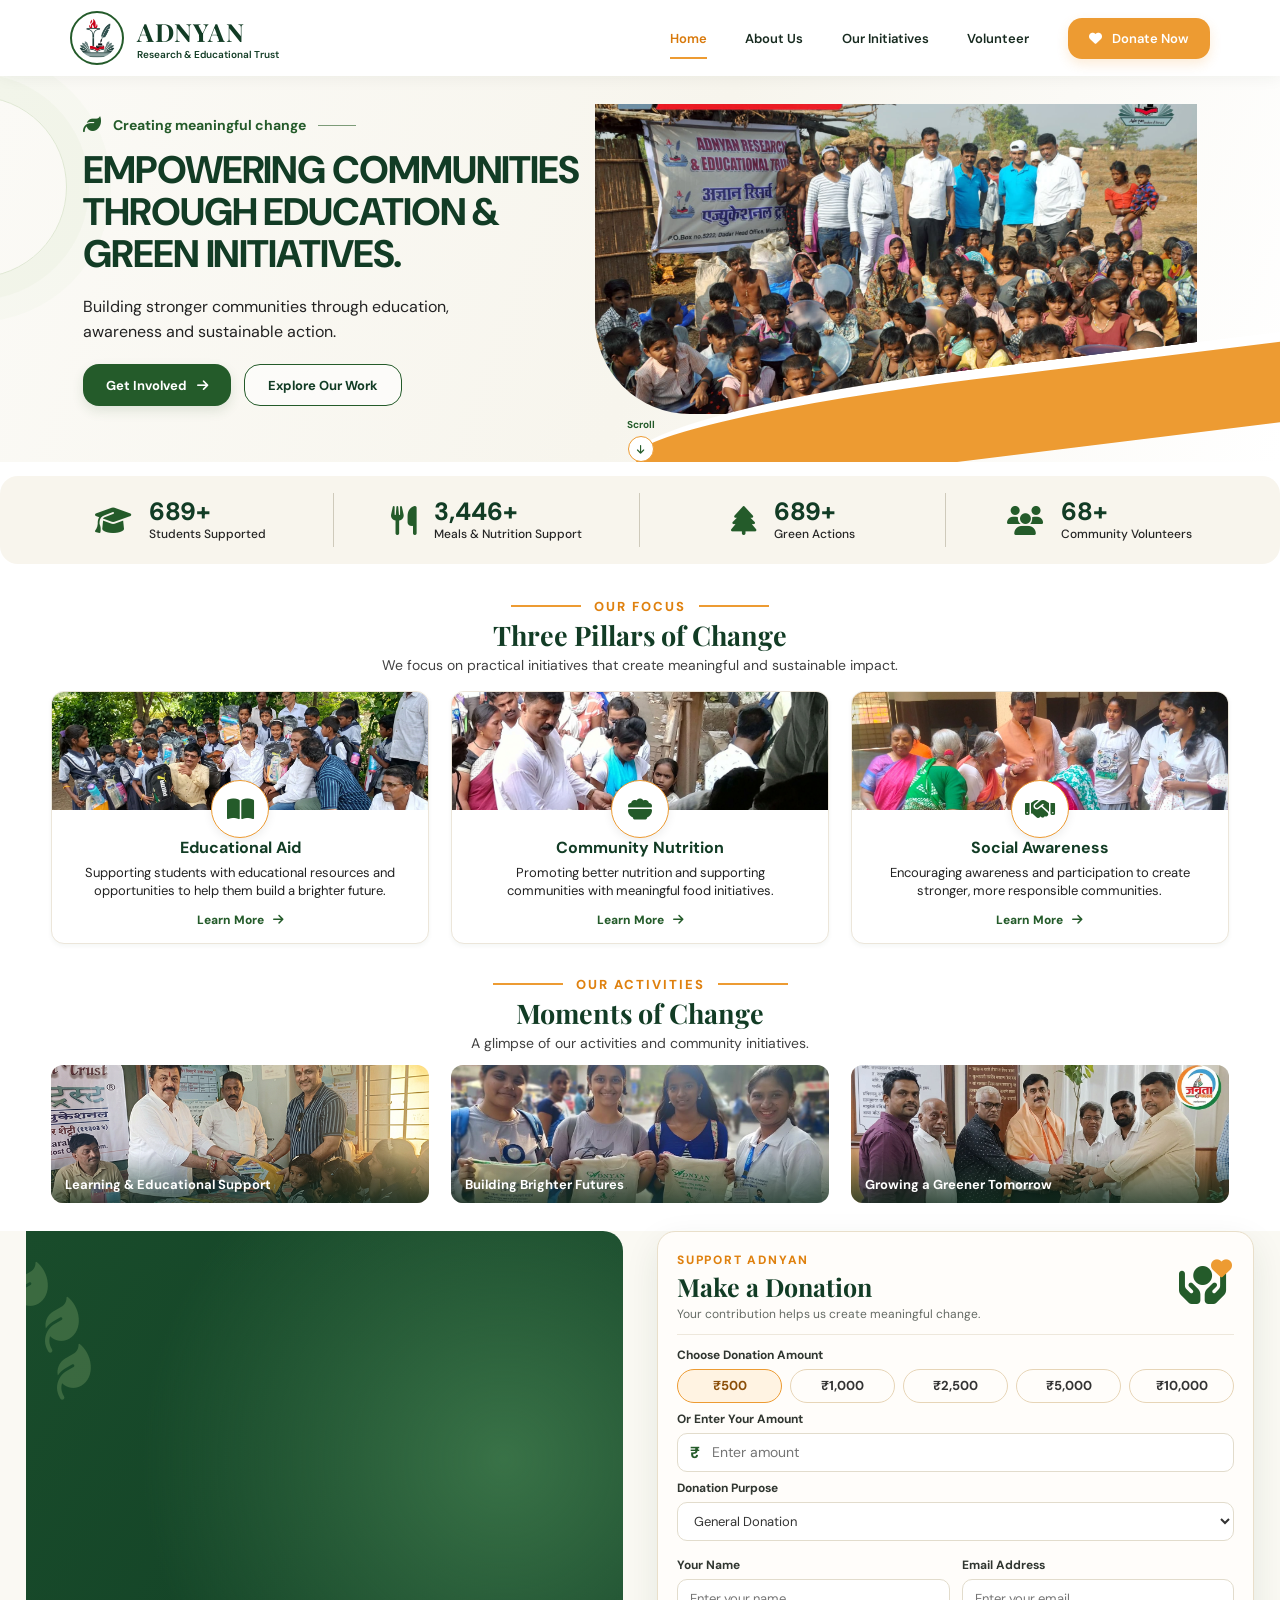
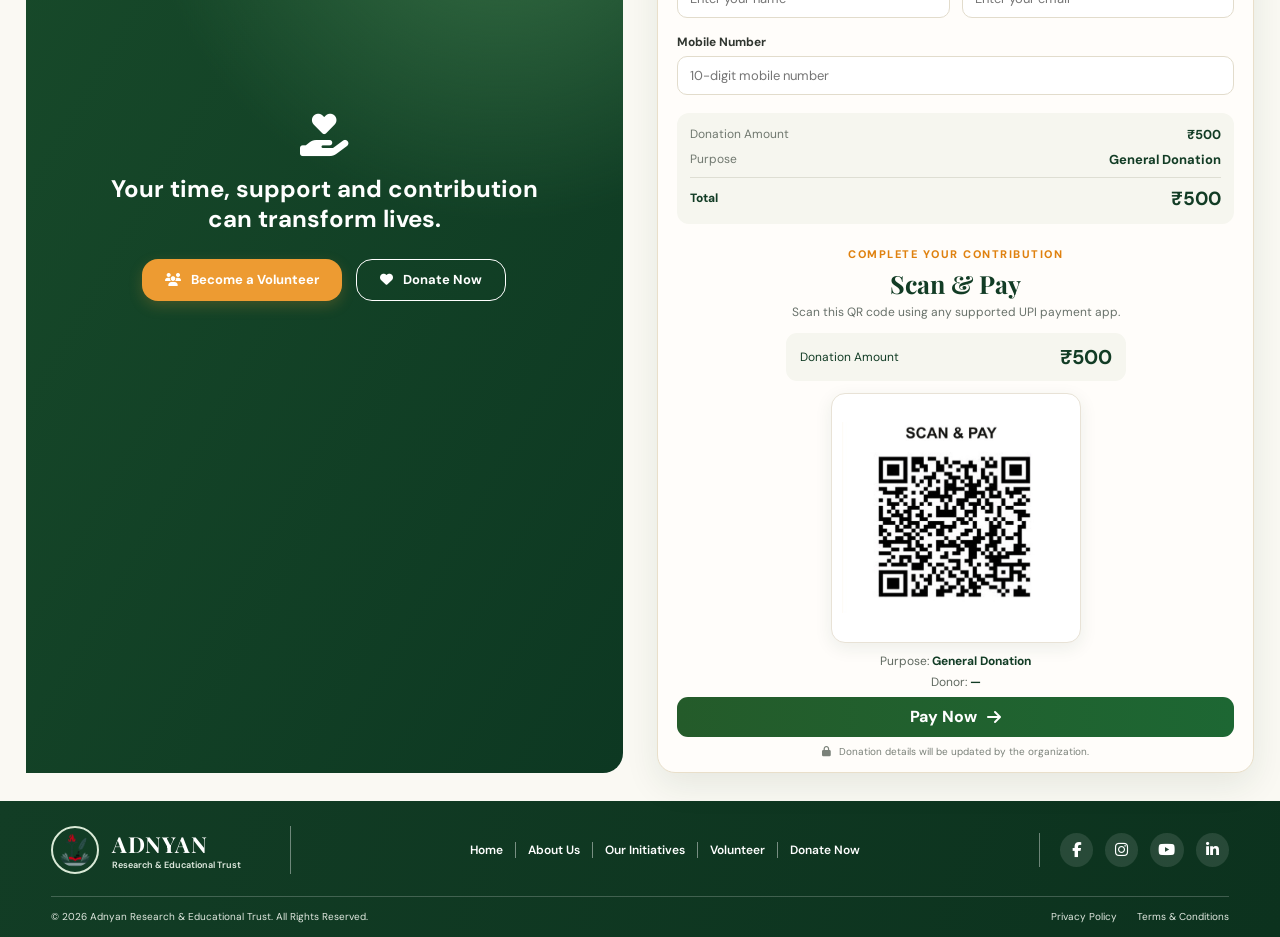
<file: index.html>
<!DOCTYPE html>
<html lang="en">
<head>
  <meta charset="UTF-8">
  <meta name="viewport" content="width=device-width, initial-scale=1.0">
  <meta name="description" content="Adnyan Research & Educational Trust works to create meaningful change through education, community support and green initiatives.">

  <title>ADNYAN | Research & Educational Trust</title>

  <link rel="preconnect" href="https://fonts.googleapis.com">
  <link rel="preconnect" href="https://fonts.gstatic.com" crossorigin>

  <link href="https://fonts.googleapis.com/css2?family=DM+Sans:wght@400;500;600;700;800&family=Playfair+Display:wght@600;700;800&display=swap" rel="stylesheet">

  <link rel="stylesheet" href="https://cdnjs.cloudflare.com/ajax/libs/font-awesome/6.7.2/css/all.min.css">
  <link rel="stylesheet" href="style.css">

  <script src="script.js" defer></script>
</head>

<body>

  <!-- ORIGINAL ADNYAN PAGE LOADER -->
  <div id="page-loader">
    <div class="loader-background"></div>

    <div class="loader-content">
      <div class="loader-logo-wrap">
        <div class="loader-glow"></div>
        <div class="loader-ring ring-one"></div>
        <div class="loader-ring ring-two"></div>
        <img src="logo.png" alt="Adnyan Logo" class="loader-logo">
      </div>

      <div class="loader-brand">
        <h1>ADNYAN</h1>
        <p>Research &amp; Educational Trust</p>
      </div>

      <div class="loader-progress">
        <div class="loader-progress-bar"></div>
      </div>

      <div class="loader-status" id="loader-text">
        Preparing something meaningful...
      </div>
    </div>
  </div>

  <div id="website">

    <!-- HEADER -->
    <header class="site-header">

      <a class="brand" href="index.html" aria-label="Adnyan home">
        <img src="logo.png" alt="Adnyan logo">

        <span>
          <strong>ADNYAN</strong>
          <small>Research &amp; Educational Trust</small>
        </span>
      </a>

      <button class="menu-toggle" id="menuToggle" aria-label="Open navigation" aria-expanded="false">
        <i class="fa-solid fa-bars"></i>
      </button>

      <nav class="navbar" id="navbar" aria-label="Main navigation">

        <a class="active" href="index.html">Home</a>

        <a href="aboutus.html">About Us</a>

        <a href="ourinitiative.html">Our Initiatives</a>

        <a href="volunteer.html">Volunteer</a>

        <a class="nav-donate" href="donate.html">
          <i class="fa-solid fa-heart"></i> Donate Now
        </a>

      </nav>
    </header>

    <main>

      <!-- HERO SECTION -->
      <section class="hero">

        <div class="hero-copy">

          <div class="eyebrow">
            <i class="fa-solid fa-leaf"></i>
            Creating meaningful change
            <span></span>
          </div>

          <h1>
            EMPOWERING COMMUNITIES THROUGH EDUCATION &amp; GREEN INITIATIVES.
          </h1>

          <p>
            Building stronger communities through education, awareness and sustainable action.
          </p>

          <div class="hero-actions">

            <a class="btn btn-green" href="volunteer.html">
              Get Involved <i class="fa-solid fa-arrow-right"></i>
            </a>

            <a class="btn btn-outline" href="#pillars">
              Explore Our Work
            </a>

          </div>
        </div>

        <div class="hero-visual">
          <img src="banner.png" alt="Children participating in Adnyan community initiatives">
          <div class="hero-image-shape"></div>
        </div>

        <a class="scroll-cue" href="#impact" aria-label="Scroll to our impact">
          <span>Scroll</span>
          <i class="fa-solid fa-arrow-down"></i>
        </a>

      </section>

      <!-- IMPACT SECTION -->
      <section class="impact-strip" id="impact" aria-label="Our impact">

        <div class="impact-item">
          <i class="fa-solid fa-graduation-cap"></i>
          <div>
            <strong><span class="counter" data-target="1000">0</span>+</strong>
            <small>Students Supported</small>
          </div>
        </div>

        <div class="impact-item">
          <i class="fa-solid fa-utensils"></i>
          <div>
            <strong><span class="counter" data-target="5000">0</span>+</strong>
            <small>Meals &amp; Nutrition Support</small>
          </div>
        </div>

        <div class="impact-item">
          <i class="fa-solid fa-tree"></i>
          <div>
            <strong><span class="counter" data-target="1000">0</span>+</strong>
            <small>Green Actions</small>
          </div>
        </div>

        <div class="impact-item">
          <i class="fa-solid fa-users"></i>
          <div>
            <strong><span class="counter" data-target="100">0</span>+</strong>
            <small>Community Volunteers</small>
          </div>
        </div>

      </section>

      <!-- THREE PILLARS -->
      <section class="content-section pillars-section" id="pillars">

        <div class="section-heading">
          <span>OUR FOCUS</span>
          <h2>Three Pillars of Change</h2>
          <p>
            We focus on practical initiatives that create meaningful and sustainable impact.
          </p>
        </div>

        <div class="pillar-grid">

          <article class="pillar-card">

            <div class="pillar-photo">
              <img src="education.png" alt="Books and educational resources">
            </div>

            <div class="pillar-icon">
              <i class="fa-solid fa-book-open"></i>
            </div>

            <div class="pillar-body">
              <h3>Educational Aid</h3>

              <p>
                Supporting students with educational resources and opportunities to help them build a brighter future.
              </p>

              <a href="ourinitiative.html">
                Learn More <i class="fa-solid fa-arrow-right"></i>
              </a>
            </div>

          </article>

          <article class="pillar-card">

            <div class="pillar-photo">
              <img src="community.png" alt="Community food and nutrition initiative">
            </div>

            <div class="pillar-icon">
              <i class="fa-solid fa-bowl-food"></i>
            </div>

            <div class="pillar-body">
              <h3>Community Nutrition</h3>

              <p>
                Promoting better nutrition and supporting communities with meaningful food initiatives.
              </p>

              <a href="ourinitiative.html">
                Learn More <i class="fa-solid fa-arrow-right"></i>
              </a>
            </div>

          </article>

          <article class="pillar-card">

            <div class="pillar-photo">
              <img src="social.jpeg" alt="Hands planting a young tree">
            </div>

            <div class="pillar-icon">
              <i class="fa-solid fa-handshake"></i>
            </div>

            <div class="pillar-body">
              <h3>Social Awareness</h3>

              <p>
                Encouraging awareness and participation to create stronger, more responsible communities.
              </p>

              <a href="ourinitiative.html">
                Learn More <i class="fa-solid fa-arrow-right"></i>
              </a>
            </div>

          </article>

        </div>
      </section>

      <!-- ACTIVITIES SECTION -->
      <section class="content-section activities-section" id="activities">

        <div class="section-heading">
          <span>OUR ACTIVITIES</span>
          <h2>Moments of Change</h2>
          <p>A glimpse of our activities and community initiatives.</p>
        </div>

        <div class="activity-grid">

          <figure>
            <img src="learning.png" alt="Educational support activity">
            <figcaption>Learning &amp; Educational Support</figcaption>
          </figure>

          <figure>
            <img src="brighter.jpeg" alt="Children taking part in community activities">
            <figcaption>Building Brighter Futures</figcaption>
          </figure>

          <figure>
            <img src="tree.jpeg" alt="Green initiative and tree planting">
            <figcaption>Growing a Greener Tomorrow</figcaption>
          </figure>

        </div>
      </section>

      <!-- VOLUNTEER AND DONATION SECTION -->
      <section class="support-section" aria-label="Volunteer and donate">

        <div class="volunteer-panel">

          <div class="leaf-decoration">
            <i class="fa-solid fa-leaf"></i>
            <i class="fa-solid fa-leaf"></i>
            <i class="fa-solid fa-leaf"></i>
          </div>

          <div class="support-heart">
            <i class="fa-solid fa-hand-holding-heart"></i>
          </div>

          <h2>
            Your time, support and contribution can transform lives.
          </h2>

          <div class="support-actions">

            <a class="btn btn-orange" href="volunteer.html">
              <i class="fa-solid fa-users"></i> Become a Volunteer
            </a>

            <a class="btn btn-light-outline" href="#donation-dashboard">
              <i class="fa-solid fa-heart"></i> Donate Now
            </a>

          </div>
        </div>

        <!-- DONATION DASHBOARD -->
        <section class="donation-card" id="donation-dashboard" aria-labelledby="donation-title">

          <div class="donation-heading">

            <div>
              <span>SUPPORT ADNYAN</span>
              <h2 id="donation-title">Make a Donation</h2>
              <p>Your contribution helps us create meaningful change.</p>
            </div>

            <div class="donation-mark">
              <i class="fa-solid fa-hands-holding-circle"></i>
              <i class="fa-solid fa-heart"></i>
            </div>

          </div>

          <div id="donationFormView">

            <div class="donation-field">

              <label>Choose Donation Amount</label>

              <div class="amount-options">
                <button type="button" class="amount-btn active" data-amount="500">₹500</button>
                <button type="button" class="amount-btn" data-amount="1000">₹1,000</button>
                <button type="button" class="amount-btn" data-amount="2500">₹2,500</button>
                <button type="button" class="amount-btn" data-amount="5000">₹5,000</button>
                <button type="button" class="amount-btn" data-amount="10000">₹10,000</button>
              </div>

            </div>

            <div class="donation-field">

              <label for="customAmount">Or Enter Your Amount</label>

              <div class="custom-amount-box">
                <span>₹</span>
                <input type="number" id="customAmount" min="1" placeholder="Enter amount" inputmode="numeric">
              </div>

            </div>

            <div class="donation-field">

              <label for="donationPurpose">Donation Purpose</label>

              <select id="donationPurpose" class="donation-select">
                <option value="General Donation">General Donation</option>
                <option value="Educational Aid">Educational Aid</option>
                <option value="Community Nutrition">Community Nutrition</option>
                <option value="Social Awareness">Social Awareness</option>
              </select>

            </div>

            <div class="donor-grid">

              <div class="donation-field">
                <label for="donorName">Your Name</label>
                <input type="text" id="donorName" class="donation-input" placeholder="Enter your name" autocomplete="name">
              </div>

              <div class="donation-field">
                <label for="donorEmail">Email Address</label>
                <input type="email" id="donorEmail" class="donation-input" placeholder="Enter your email" autocomplete="email">
              </div>

              <div class="donation-field donor-phone">
                <label for="donorPhone">Mobile Number</label>
                <input type="tel" id="donorPhone" class="donation-input" placeholder="10-digit mobile number" maxlength="10" inputmode="numeric" autocomplete="tel">
              </div>

            </div>

            <div class="donation-summary">

              <div>
                <span>Donation Amount</span>
                <strong id="summaryAmount">₹500</strong>
              </div>

              <div>
                <span>Purpose</span>
                <strong id="summaryPurpose">General Donation</strong>
              </div>

              <div class="summary-total">
                <span>Total</span>
                <strong id="summaryTotal">₹500</strong>
              </div>

            </div>

            <!-- PAYMENT STEP -->
            <div class="payment-step" id="paymentStep">

              <div class="payment-step-heading">
                <span class="payment-kicker">COMPLETE YOUR CONTRIBUTION</span>
                <h3>Scan &amp; Pay</h3>
                <p>Scan this QR code using any supported UPI payment app.</p>
              </div>

              <div class="payment-amount">
                <span>Donation Amount</span>
                <strong id="paymentAmount">₹500</strong>
              </div>

              <div class="payment-qr-frame">
                <img src="qrcode.jpeg" alt="ADNYAN donation UPI QR code" id="donationQrImage">
              </div>

              <p class="payment-purpose">
                Purpose: <strong id="paymentPurpose">General Donation</strong>
              </p>

              <p class="payment-donor">
                Donor: <strong id="paymentDonor">—</strong>
              </p>

            </div>

            <button type="button" class="continue-btn" id="payNowBtn">
              <span>Pay Now</span>
              <i class="fa-solid fa-arrow-right"></i>
            </button>

            <p class="secure-note">
              <i class="fa-solid fa-lock"></i>
              Donation details will be updated by the organization.
            </p>

          </div>

        </section>
      </section>

    </main>

    <!-- FOOTER -->
    <footer class="site-footer">

      <div class="footer-main">

        <a class="footer-brand" href="index.html">

          <img src="logo.png" alt="Adnyan logo">

          <span>
            <strong>ADNYAN</strong>
            <small>Research &amp; Educational Trust</small>
          </span>

        </a>

        <nav class="footer-nav" aria-label="Footer navigation">

          <a href="index.html">Home</a>

          <a href="aboutus.html">About Us</a>

          <a href="ourinitiative.html">Our Initiatives</a>

          <a href="volunteer.html">Volunteer</a>

          <a href="donate.html">Donate Now</a>

        </nav>

        <div class="footer-social" aria-label="Social media">

          <a href="#" aria-label="Facebook">
            <i class="fa-brands fa-facebook-f"></i>
          </a>

          <a href="#" aria-label="Instagram">
            <i class="fa-brands fa-instagram"></i>
          </a>

          <a href="#" aria-label="YouTube">
            <i class="fa-brands fa-youtube"></i>
          </a>

          <a href="#" aria-label="LinkedIn">
            <i class="fa-brands fa-linkedin-in"></i>
          </a>

        </div>

      </div>

      <div class="footer-bottom">

        <span>
          © 2026 Adnyan Research &amp; Educational Trust. All Rights Reserved.
        </span>

        <div>
          <a href="#">Privacy Policy</a>
          <a href="#">Terms &amp; Conditions</a>
        </div>

      </div>

    </footer>

  </div>

</body>
</html>
</file>
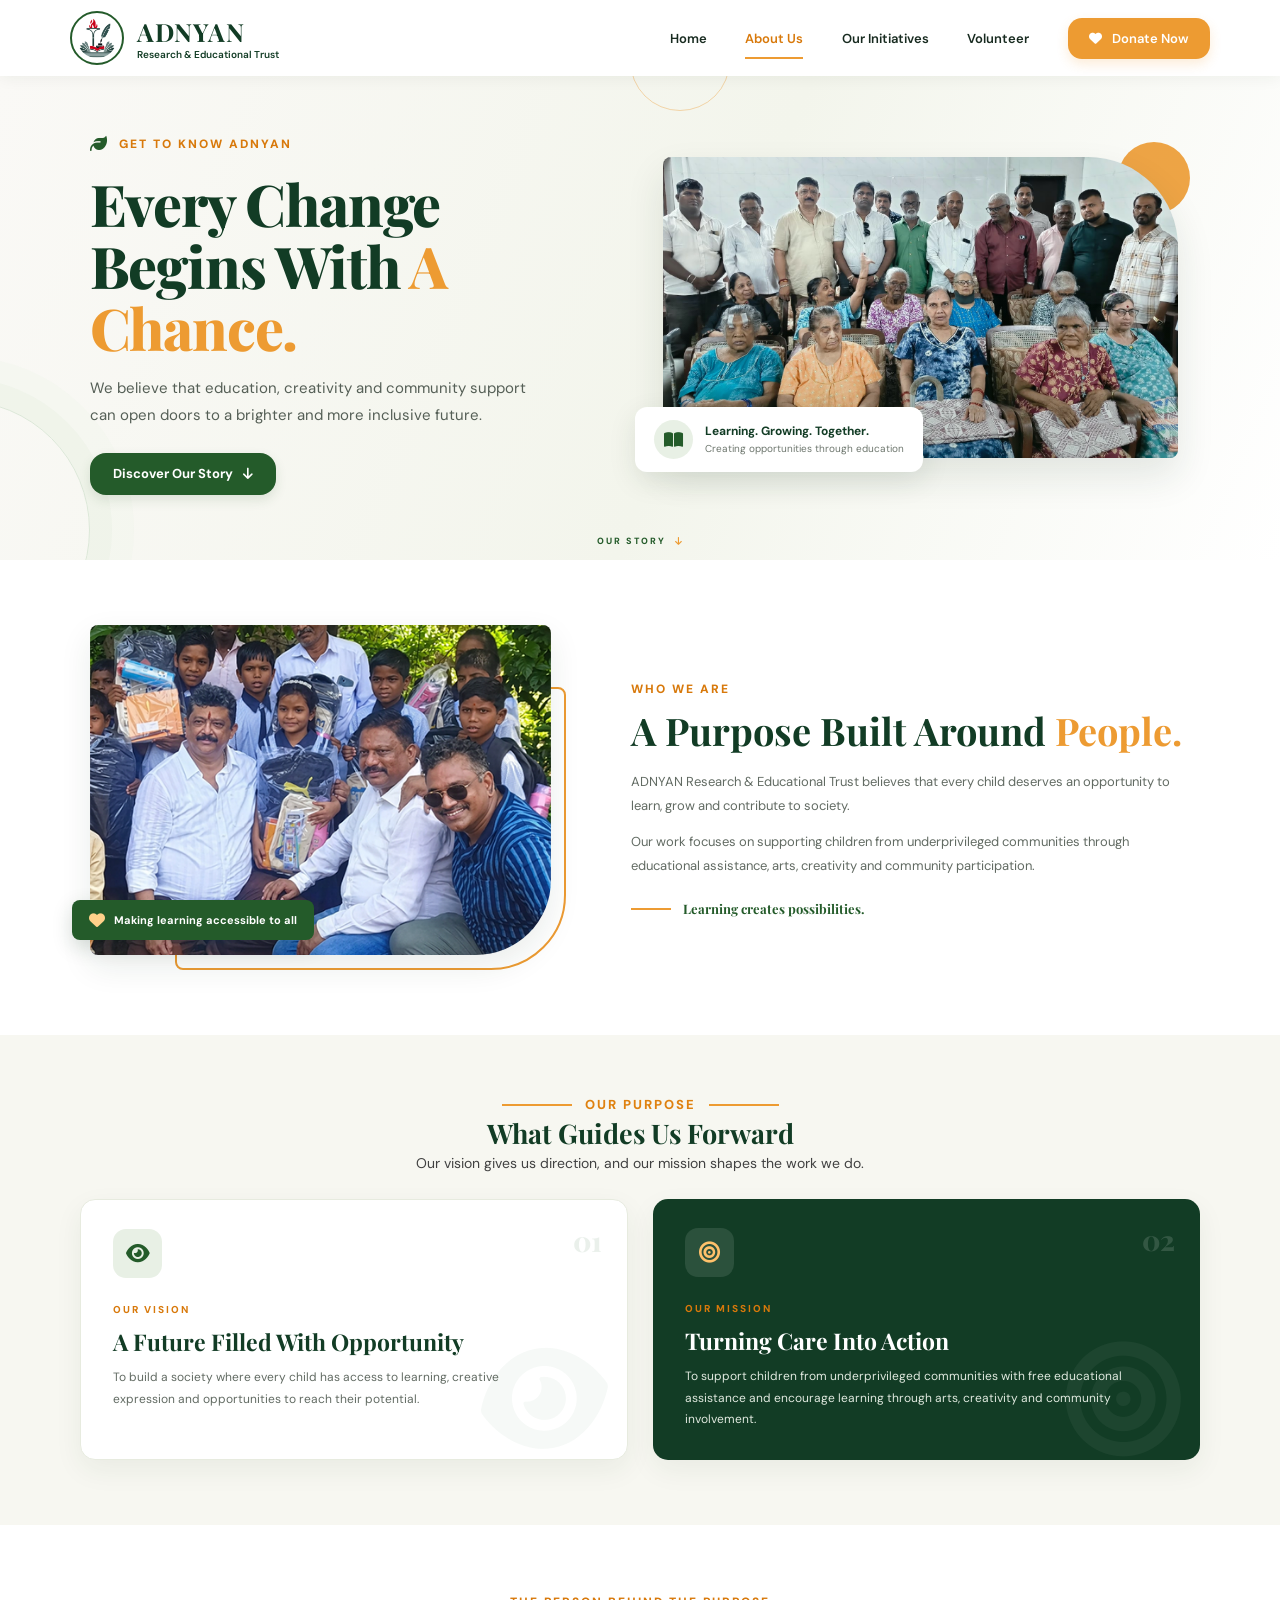
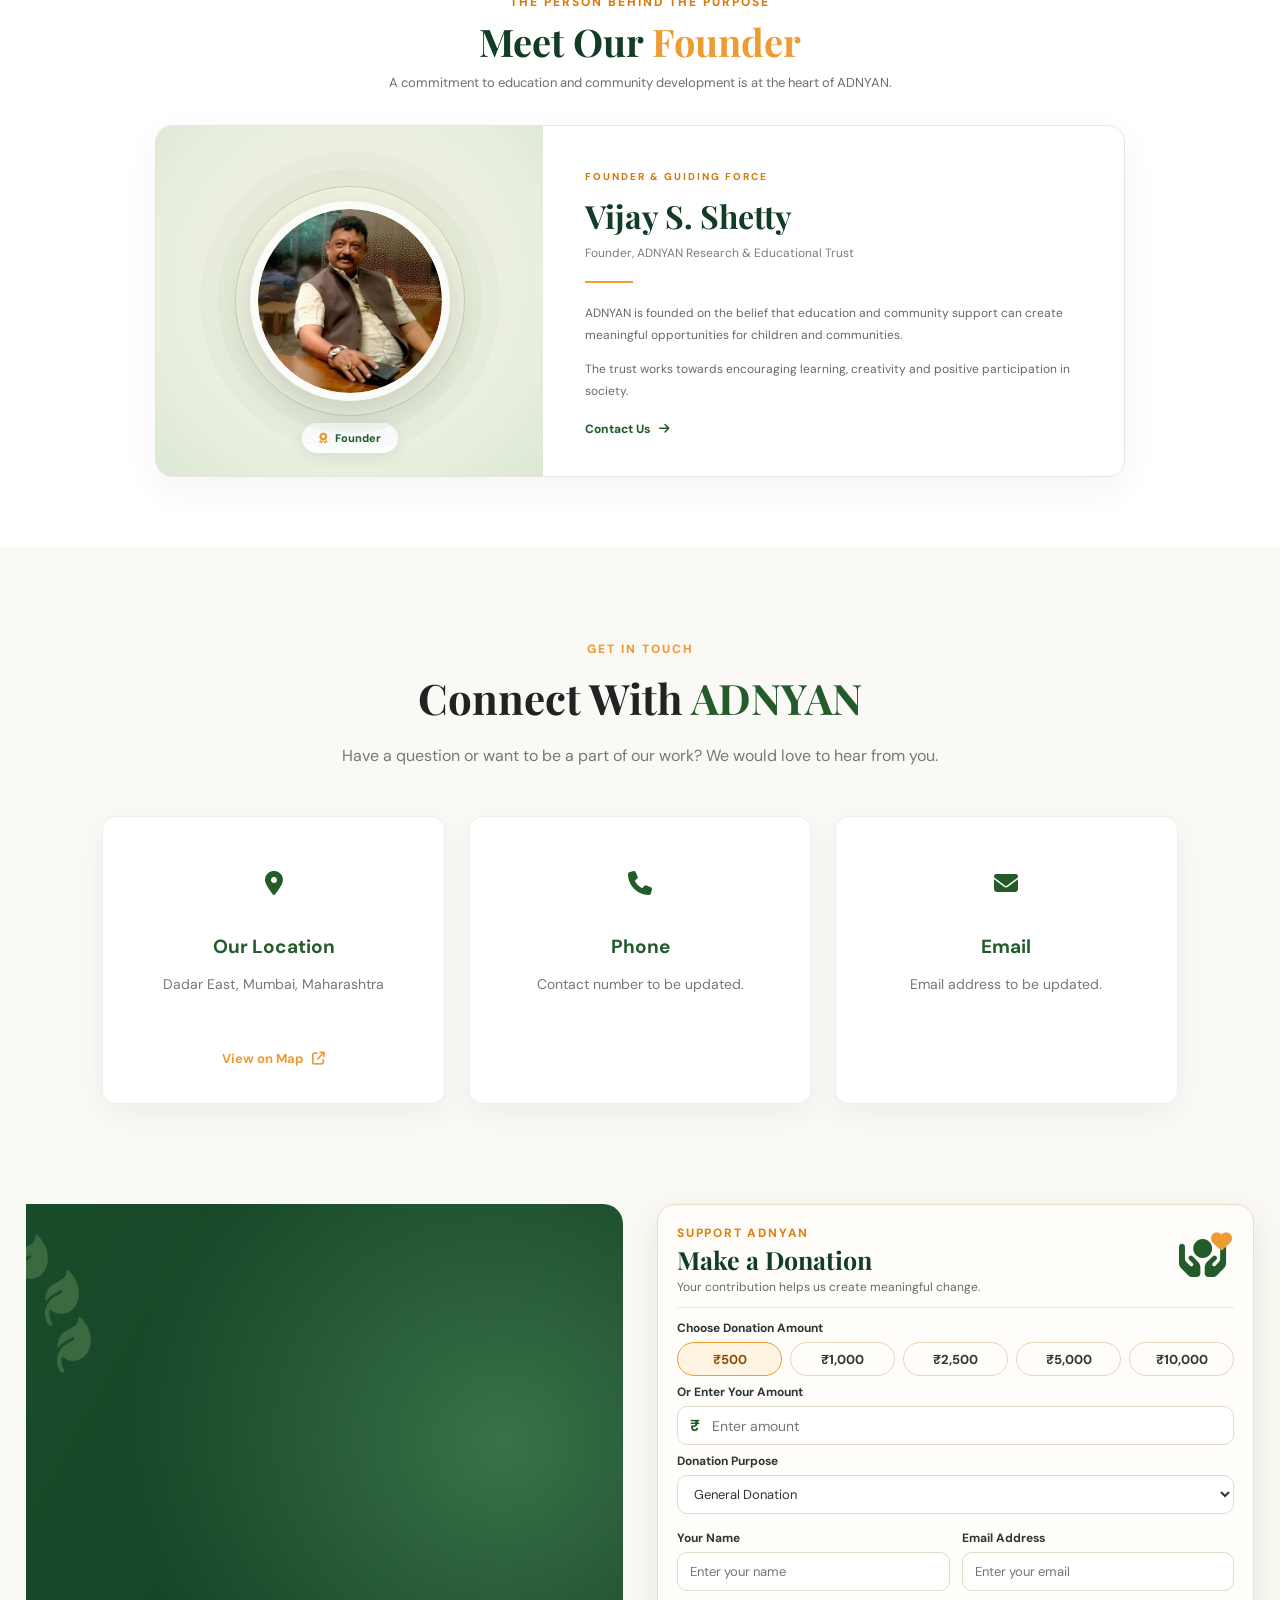
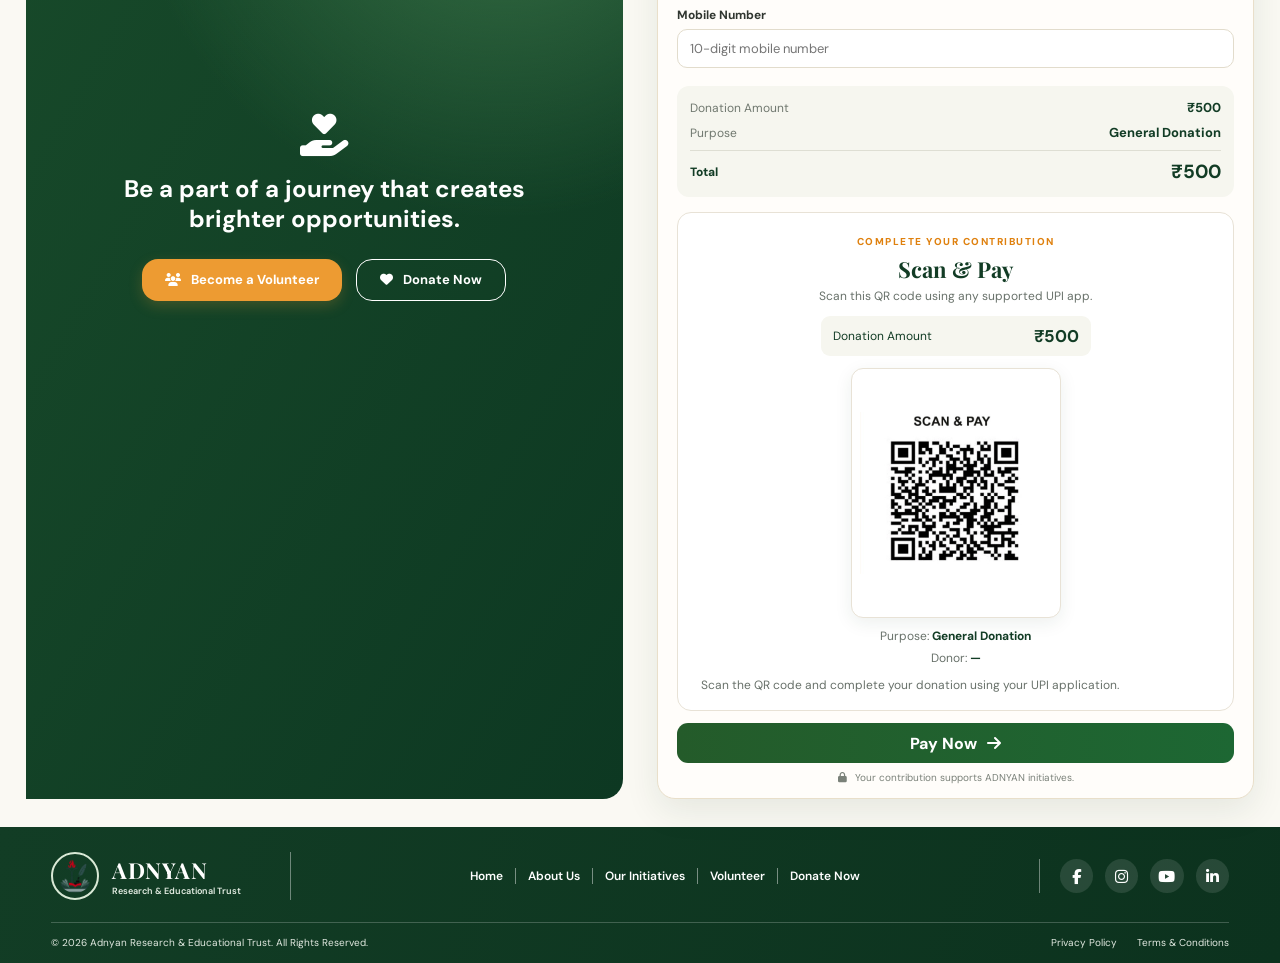
<file: aboutus.html>
<!DOCTYPE html>
<html lang="en">
<head>
  <meta charset="UTF-8">
  <meta name="viewport" content="width=device-width, initial-scale=1.0">
  <meta name="description" content="Learn about ADNYAN Research & Educational Trust, its vision, mission and commitment to education and community development.">

  <title>About Us | ADNYAN Research & Educational Trust</title>

  <link rel="preconnect" href="https://fonts.googleapis.com">
  <link rel="preconnect" href="https://fonts.gstatic.com" crossorigin>
  <link href="https://fonts.googleapis.com/css2?family=DM+Sans:wght@400;500;600;700;800&family=Playfair+Display:wght@600;700;800&display=swap" rel="stylesheet">
  <link rel="stylesheet" href="https://cdnjs.cloudflare.com/ajax/libs/font-awesome/6.7.2/css/all.min.css">

  <link rel="stylesheet" href="aboutus.css">
  <script src="aboutus.js" defer></script>
</head>

<body>
  <!-- PAGE LOADER -->
  <div id="page-loader">
    <div class="loader-background"></div>
    <div class="loader-content">
      <div class="loader-logo-wrap">
        <div class="loader-glow"></div>
        <div class="loader-ring ring-one"></div>
        <div class="loader-ring ring-two"></div>
        <img src="logo.png" alt="Adnyan Logo" class="loader-logo">
      </div>
      <div class="loader-brand">
        <h1>ADNYAN</h1>
        <p>Research &amp; Educational Trust</p>
      </div>
      <div class="loader-progress">
        <div class="loader-progress-bar"></div>
      </div>
      <div class="loader-status" id="loader-text">Preparing something meaningful...</div>
    </div>
  </div>

  <div id="website">
    <!-- HEADER -->
    <header class="site-header">
      <a class="brand" href="index.html" aria-label="Adnyan home">
        <img src="logo.png" alt="Adnyan logo">
        <span>
          <strong>ADNYAN</strong>
          <small>Research &amp; Educational Trust</small>
        </span>
      </a>

      <button class="menu-toggle" id="menuToggle" aria-label="Open navigation" aria-expanded="false">
        <i class="fa-solid fa-bars"></i>
      </button>

      <nav class="navbar" id="navbar" aria-label="Main navigation">
        <a href="index.html">Home</a>
        <a class="active" href="aboutus.html">About Us</a>
        <a href="ourinitiative.html">Our Initiatives</a>
        <a href="volunteer.html">Volunteer</a>
        <a class="nav-donate" href="donate.html">
          <i class="fa-solid fa-heart"></i> Donate Now
        </a>
      </nav>
    </header>

    <main>
      <!-- ABOUT HERO -->
      <section class="about-hero">
        <div class="about-hero-decoration about-circle-one"></div>
        <div class="about-hero-decoration about-circle-two"></div>

        <div class="about-hero-copy reveal">
          <div class="about-eyebrow">
            <i class="fa-solid fa-leaf"></i>
            GET TO KNOW ADNYAN
          </div>

          <h1>Every Change Begins With <span>A Chance.</span></h1>

          <p>
            We believe that education, creativity and community
            support can open doors to a brighter and more inclusive future.
          </p>

          <a href="#our-story" class="btn btn-green">
            Discover Our Story
            <i class="fa-solid fa-arrow-down"></i>
          </a>
        </div>

        <div class="about-hero-visual reveal">
          <div class="about-image-frame">
            <img src="banner1.jpeg" alt="Children and community learning activities">
          </div>

          <div class="about-image-caption">
            <span class="caption-icon">
              <i class="fa-solid fa-book-open"></i>
            </span>
            <span>
              <strong>Learning. Growing. Together.</strong>
              <small>Creating opportunities through education</small>
            </span>
          </div>
          <span class="about-orange-dot"></span>
        </div>

        <div class="about-hero-bottom">
          <span>OUR STORY</span>
          <i class="fa-solid fa-arrow-down"></i>
        </div>
      </section>

      <!-- WHO WE ARE -->
      <section class="story-section" id="our-story">
        <div class="story-image-wrap reveal">
          <img src="education1.png" alt="Educational books and learning resources">
          <div class="story-image-note">
            <i class="fa-solid fa-heart"></i>
            <span>Making learning accessible to all</span>
          </div>
          <div class="story-image-outline"></div>
        </div>

        <div class="story-copy reveal">
          <span class="section-kicker">WHO WE ARE</span>
          <h2>A Purpose Built Around <span>People.</span></h2>

          <p>
            ADNYAN Research &amp; Educational Trust believes that
            every child deserves an opportunity to learn, grow
            and contribute to society.
          </p>

          <p>
            Our work focuses on supporting children from
            underprivileged communities through educational
            assistance, arts, creativity and community participation.
          </p>

          <div class="story-signature">
            <span class="signature-line"></span>
            <strong>Learning creates possibilities.</strong>
          </div>
        </div>
      </section>

      <!-- VISION AND MISSION -->
      <section class="vision-mission-section">
        <div class="section-heading">
          <span>OUR PURPOSE</span>
          <h2>What Guides Us Forward</h2>
          <p>Our vision gives us direction, and our mission shapes the work we do.</p>
        </div>

        <div class="vision-mission-grid">
          <article class="purpose-card vision-card reveal">
            <div class="purpose-icon"><i class="fa-solid fa-eye"></i></div>
            <span class="purpose-label">OUR VISION</span>
            <h3>A Future Filled With Opportunity</h3>
            <p>
              To build a society where every child has access
              to learning, creative expression and opportunities
              to reach their potential.
            </p>
            <div class="purpose-watermark"><i class="fa-solid fa-eye"></i></div>
            <span class="purpose-number">01</span>
          </article>

          <article class="purpose-card mission-card reveal">
            <div class="purpose-icon"><i class="fa-solid fa-bullseye"></i></div>
            <span class="purpose-label">OUR MISSION</span>
            <h3>Turning Care Into Action</h3>
            <p>
              To support children from underprivileged communities
              with free educational assistance and encourage
              learning through arts, creativity and community involvement.
            </p>
            <div class="purpose-watermark"><i class="fa-solid fa-bullseye"></i></div>
            <span class="purpose-number">02</span>
          </article>
        </div>
      </section>

      <!-- FOUNDER -->
      <section class="founder-section">
        <div class="founder-heading reveal">
          <span class="section-kicker">THE PERSON BEHIND THE PURPOSE</span>
          <h2>Meet Our <span>Founder</span></h2>
          <p>A commitment to education and community development is at the heart of ADNYAN.</p>
        </div>

        <div class="founder-card reveal">
          <div class="founder-visual">
            <div class="founder-photo-placeholder">
              <img src="founder.jpeg" alt="Vijay S. Shetty - Founder of ADNYAN">
            </div>
            <div class="founder-visual-label">
              <i class="fa-solid fa-award"></i> Founder
            </div>
            <div class="founder-visual-ring"></div>
          </div>

          <div class="founder-info">
            <span class="founder-small-title">FOUNDER &amp; GUIDING FORCE</span>
            <h3>Vijay S. Shetty</h3>
            <span class="founder-role">Founder, ADNYAN Research &amp; Educational Trust</span>
            <div class="founder-divider"></div>

            <p>
              ADNYAN is founded on the belief that education
              and community support can create meaningful
              opportunities for children and communities.
            </p>
            <p>
              The trust works towards encouraging learning,
              creativity and positive participation in society.
            </p>

            <a href="#contact-us" class="founder-link">
              Contact Us <i class="fa-solid fa-arrow-right"></i>
            </a>
          </div>
        </div>
      </section>

      <!-- CONTACT US -->
      <section class="about-contact-section" id="contact-us">
        <div class="about-contact-heading reveal">
          <span class="section-kicker">GET IN TOUCH</span>
          <h2>Connect With <span>ADNYAN</span></h2>
          <p>Have a question or want to be a part of our work? We would love to hear from you.</p>
        </div>

        <div class="about-contact-grid">
          <article class="about-contact-card reveal">
            <div class="about-contact-icon"><i class="fa-solid fa-location-dot"></i></div>
            <h3>Our Location</h3>
            <p>Dadar East, Mumbai, Maharashtra</p>
            <a href="https://www.google.com/maps/search/?api=1&query=Dadar+East+Mumbai" target="_blank" rel="noopener noreferrer">
              View on Map <i class="fa-solid fa-arrow-up-right-from-square"></i>
            </a>
          </article>

          <article class="about-contact-card reveal">
            <div class="about-contact-icon"><i class="fa-solid fa-phone"></i></div>
            <h3>Phone</h3>
            <p>Contact number to be updated.</p>
          </article>

          <article class="about-contact-card reveal">
            <div class="about-contact-icon"><i class="fa-solid fa-envelope"></i></div>
            <h3>Email</h3>
            <p>Email address to be updated.</p>
          </article>
        </div>
      </section>

      <!-- SUPPORT AND DONATION DASHBOARD -->
      <section class="support-section about-support-section" aria-label="Support and donate to Adnyan">
        <div class="volunteer-panel">
          <div class="leaf-decoration">
            <i class="fa-solid fa-leaf"></i>
            <i class="fa-solid fa-leaf"></i>
            <i class="fa-solid fa-leaf"></i>
          </div>

          <div class="support-heart">
            <i class="fa-solid fa-hand-holding-heart"></i>
          </div>

          <h2>Be a part of a journey that creates brighter opportunities.</h2>

          <div class="support-actions">
            <a class="btn btn-orange" href="volunteer.html">
              <i class="fa-solid fa-users"></i> Become a Volunteer
            </a>
            <a class="btn btn-light-outline" href="#donation-dashboard">
              <i class="fa-solid fa-heart"></i> Donate Now
            </a>
          </div>
        </div>

        <!-- DONATION DASHBOARD -->
        <section class="donation-card" id="donation-dashboard">
          <div class="donation-heading">
            <div>
              <span>SUPPORT ADNYAN</span>
              <h2 id="donation-title">Make a Donation</h2>
              <p>Your contribution helps us create meaningful change.</p>
            </div>
            <div class="donation-mark">
              <i class="fa-solid fa-hands-holding-circle"></i>
              <i class="fa-solid fa-heart"></i>
            </div>
          </div>

          <div id="donationFormView">
            <div class="donation-field">
              <label>Choose Donation Amount</label>
              <div class="amount-options">
                <button type="button" class="amount-btn active" data-amount="500">₹500</button>
                <button type="button" class="amount-btn" data-amount="1000">₹1,000</button>
                <button type="button" class="amount-btn" data-amount="2500">₹2,500</button>
                <button type="button" class="amount-btn" data-amount="5000">₹5,000</button>
                <button type="button" class="amount-btn" data-amount="10000">₹10,000</button>
              </div>
            </div>

            <div class="donation-field">
              <label for="customAmount">Or Enter Your Amount</label>
              <div class="custom-amount-box">
                <span>₹</span>
                <input type="number" id="customAmount" min="1" placeholder="Enter amount">
              </div>
            </div>

            <div class="donation-field">
              <label for="donationPurpose">Donation Purpose</label>
              <select id="donationPurpose" class="donation-select">
                <option>General Donation</option>
                <option>Educational Aid</option>
                <option>Community Nutrition</option>
                <option>Social Awareness</option>
              </select>
            </div>

            <div class="donor-grid">
              <div class="donation-field">
                <label for="donorName">Your Name</label>
                <input type="text" id="donorName" class="donation-input" placeholder="Enter your name">
              </div>

              <div class="donation-field">
                <label for="donorEmail">Email Address</label>
                <input type="email" id="donorEmail" class="donation-input" placeholder="Enter your email">
              </div>

              <div class="donation-field donor-phone">
                <label for="donorPhone">Mobile Number</label>
                <input type="tel" id="donorPhone" class="donation-input" maxlength="10" placeholder="10-digit mobile number">
              </div>
            </div>

            <div class="donation-summary">
              <div>
                <span>Donation Amount</span>
                <strong id="summaryAmount">₹500</strong>
              </div>
              <div>
                <span>Purpose</span>
                <strong id="summaryPurpose">General Donation</strong>
              </div>
              <div class="summary-total">
                <span>Total</span>
                <strong id="summaryTotal">₹500</strong>
              </div>
            </div>

            <!-- QR CODE -->
            <div class="payment-step" id="paymentStep">
              <div class="payment-step-heading">
                <span class="payment-kicker">COMPLETE YOUR CONTRIBUTION</span>
                <h3>Scan &amp; Pay</h3>
                <p>Scan this QR code using any supported UPI app.</p>
              </div>

              <div class="payment-amount">
                <span>Donation Amount</span>
                <strong id="paymentAmount">₹500</strong>
              </div>

              <div class="payment-qr-frame">
                <img src="qrcode.jpeg" alt="ADNYAN Donation QR Code" id="donationQrImage">
              </div>

              <p class="payment-purpose">
                Purpose: <strong id="paymentPurpose">General Donation</strong>
              </p>
              <p class="payment-donor">
                Donor: <strong id="paymentDonor">—</strong>
              </p>
              <p class="payment-instruction">
                Scan the QR code and complete your donation using your UPI application.
              </p>
            </div>

            <button type="button" class="continue-btn" id="payNowBtn">
              <span>Pay Now</span>
              <i class="fa-solid fa-arrow-right"></i>
            </button>

            <p class="secure-note">
              <i class="fa-solid fa-lock"></i>
              Your contribution supports ADNYAN initiatives.
            </p>
          </div>
        </section>
      </section>
    </main>

    <!-- FOOTER -->
    <footer class="site-footer">
      <div class="footer-main">
        <a class="footer-brand" href="index.html">
          <img src="logo.png" alt="Adnyan logo">
          <span>
            <strong>ADNYAN</strong>
            <small>Research &amp; Educational Trust</small>
          </span>
        </a>

        <nav class="footer-nav" aria-label="Footer navigation">
          <a href="index.html">Home</a>
          <a href="aboutus.html">About Us</a>
          <a href="ourinitiative.html">Our Initiatives</a>
          <a href="volunteer.html">Volunteer</a>
          <a href="donate.html">Donate Now</a>
        </nav>

        <div class="footer-social" aria-label="Social media">
          <a href="#" aria-label="Facebook"><i class="fa-brands fa-facebook-f"></i></a>
          <a href="#" aria-label="Instagram"><i class="fa-brands fa-instagram"></i></a>
          <a href="#" aria-label="YouTube"><i class="fa-brands fa-youtube"></i></a>
          <a href="#" aria-label="LinkedIn"><i class="fa-brands fa-linkedin-in"></i></a>
        </div>
      </div>

      <div class="footer-bottom">
        <span>© 2026 Adnyan Research &amp; Educational Trust. All Rights Reserved.</span>
        <div>
          <a href="#">Privacy Policy</a>
          <a href="#">Terms &amp; Conditions</a>
        </div>
      </div>
    </footer>
  </div>
</body>
</html>
</file>
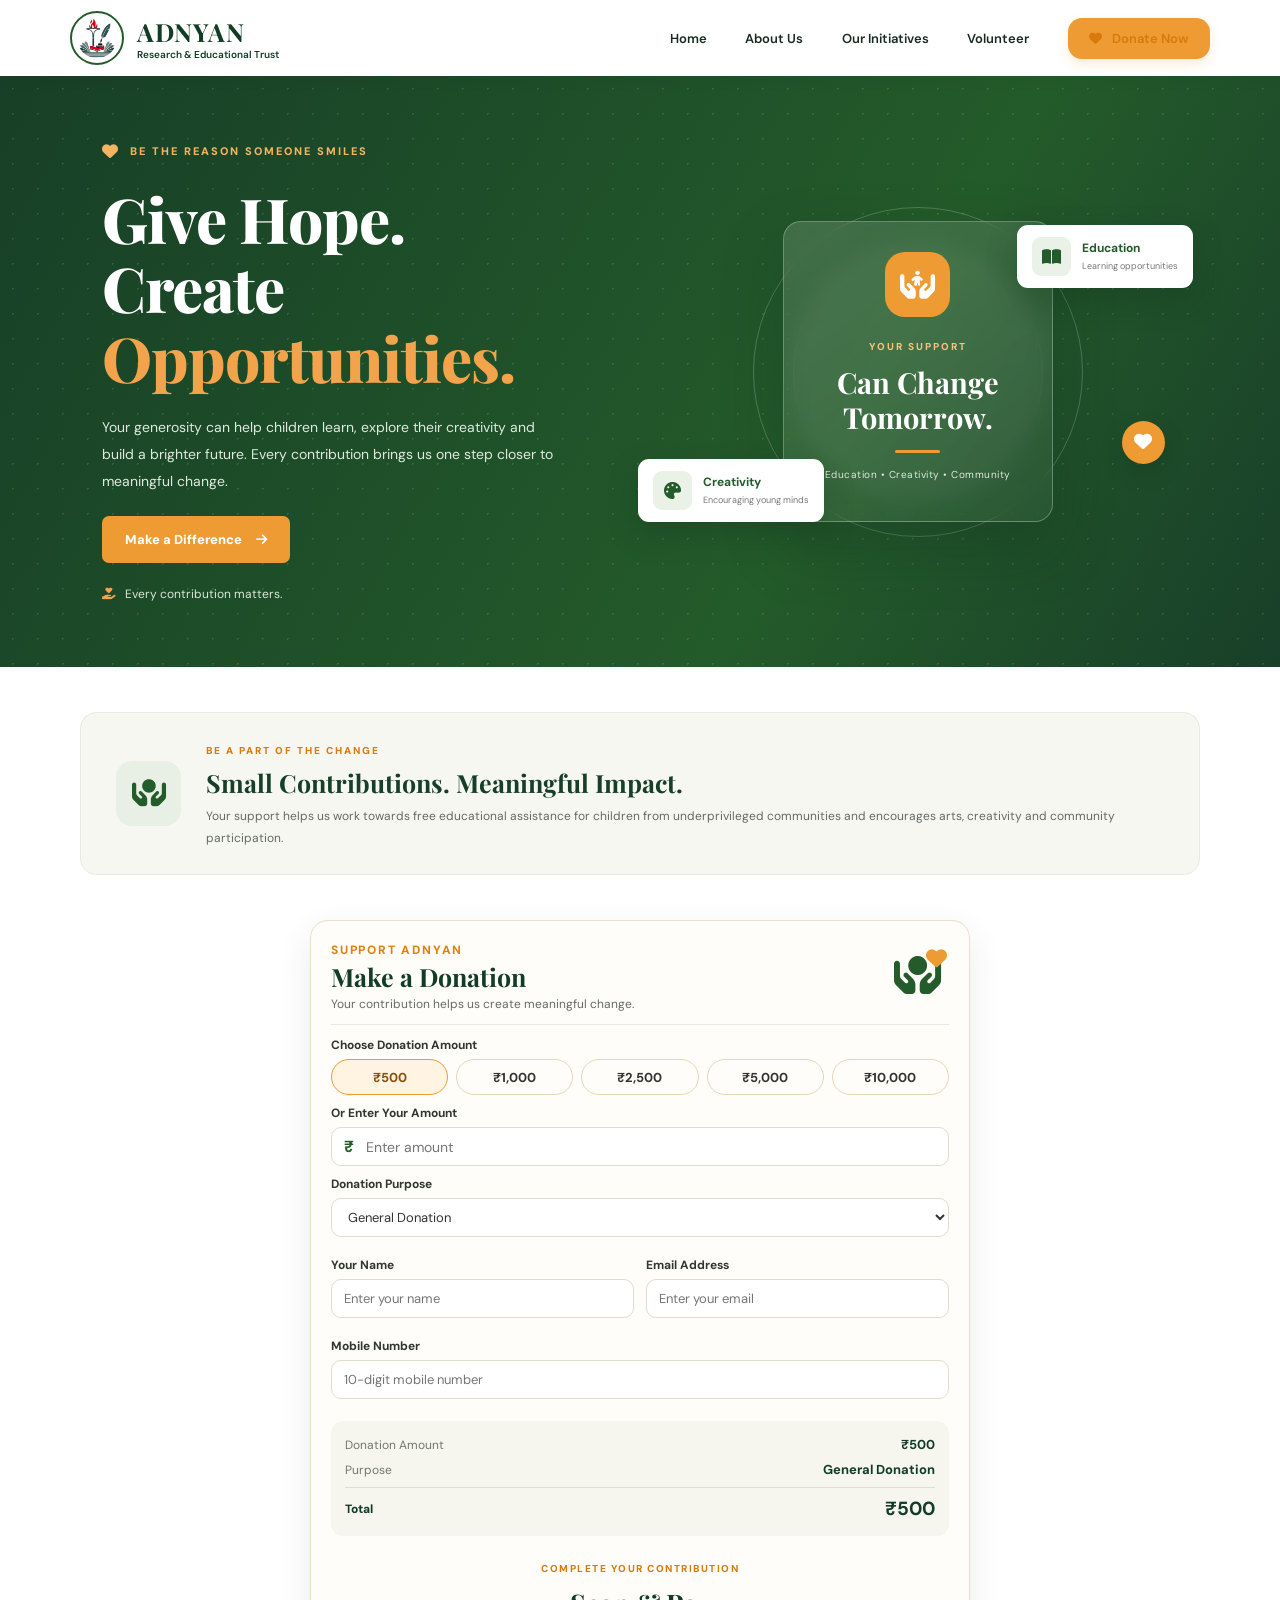
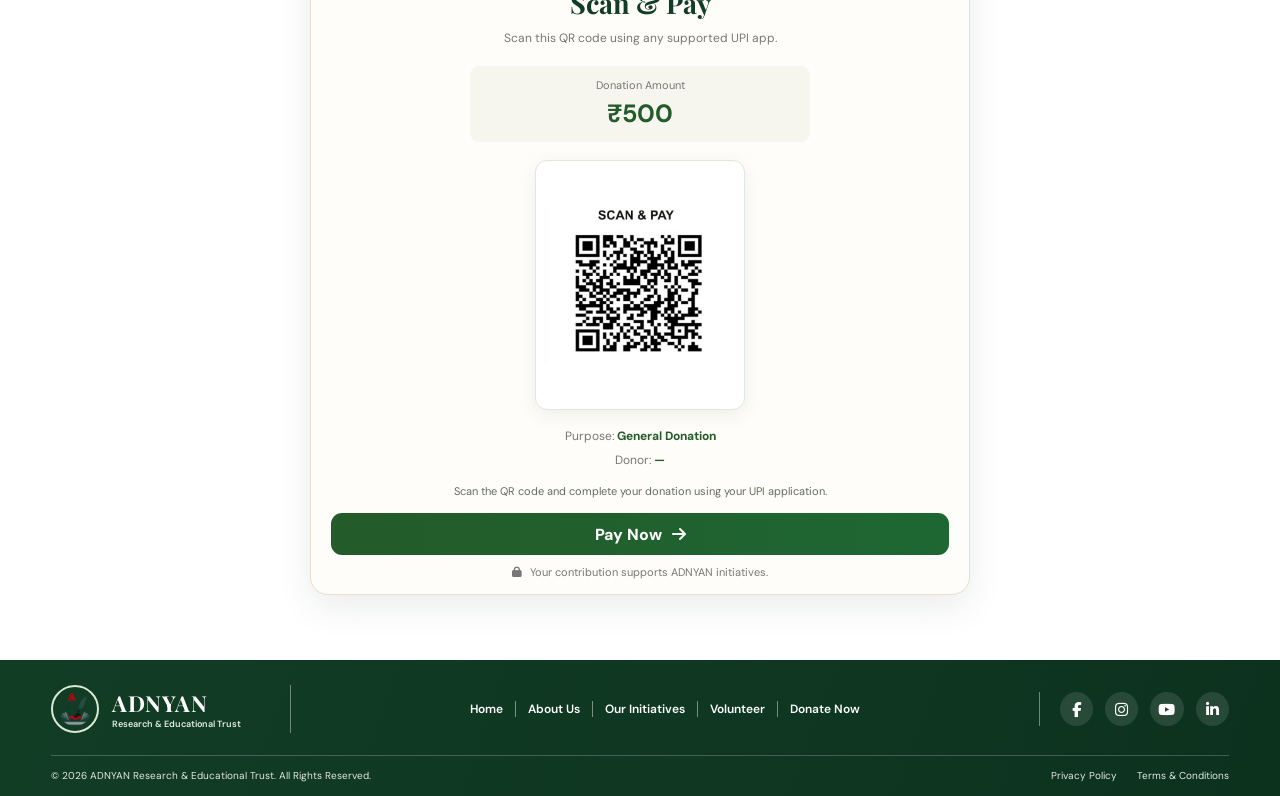
<file: donate.html>
<!DOCTYPE html>
<html lang="en">
<head>
  <meta charset="UTF-8">
  <meta name="viewport" content="width=device-width, initial-scale=1.0">
  <meta name="description" content="Support ADNYAN Research & Educational Trust.">

  <title>Donate Now | ADNYAN Research & Educational Trust</title>

  <link rel="preconnect" href="https://fonts.googleapis.com">
  <link rel="preconnect" href="https://fonts.gstatic.com" crossorigin>

  <link href="https://fonts.googleapis.com/css2?family=DM+Sans:wght@400;500;600;700;800&family=Playfair+Display:wght@600;700;800&display=swap" rel="stylesheet">

  <link rel="stylesheet" href="https://cdnjs.cloudflare.com/ajax/libs/font-awesome/6.7.2/css/all.min.css">

  <!-- Existing shared stylesheet -->
  <link rel="stylesheet" href="style.css">

  <!-- Donate page stylesheet -->
  <link rel="stylesheet" href="donate.css">

  <script src="donate.js" defer></script>
</head>

<body>

  <!-- PAGE LOADER -->
  <div id="page-loader">
    <div class="loader-background"></div>

    <div class="loader-content">
      <div class="loader-logo-wrap">
        <div class="loader-glow"></div>
        <div class="loader-ring ring-one"></div>
        <div class="loader-ring ring-two"></div>

        <img src="logo.png" alt="ADNYAN Logo" class="loader-logo">
      </div>

      <div class="loader-brand">
        <h1>ADNYAN</h1>
        <p>Research &amp; Educational Trust</p>
      </div>

      <div class="loader-progress">
        <div class="loader-progress-bar"></div>
      </div>

      <div class="loader-status">
        Preparing something meaningful...
      </div>
    </div>
  </div>


  <div id="website">

    <!-- HEADER -->
    <header class="site-header">

      <a class="brand" href="index.html">
        <img src="logo.png" alt="ADNYAN Logo">

        <span>
          <strong>ADNYAN</strong>
          <small>Research &amp; Educational Trust</small>
        </span>
      </a>

      <button class="menu-toggle" id="menuToggle"
        aria-label="Toggle navigation"
        aria-expanded="false">
        <i class="fa-solid fa-bars"></i>
      </button>

      <nav class="navbar" id="navbar">
        <a href="index.html">Home</a>
        <a href="aboutus.html">About Us</a>
        <a href="ourinitiative.html">Our Initiatives</a>
        <a href="volunteer.html">Volunteer</a>

        <a href="donate.html" class="nav-donate active">
          <i class="fa-solid fa-heart"></i>
          Donate Now
        </a>
      </nav>

    </header>


    <main>

      <!-- DONATE HERO BANNER -->
      <section class="donate-hero donate-hero-new">

        <div class="donate-hero-pattern"></div>

        <div class="donate-hero-content reveal">

          <span class="donate-eyebrow">
            <i class="fa-solid fa-heart"></i>
            BE THE REASON SOMEONE SMILES
          </span>

          <h1>
            Give Hope.<br>
            Create <span>Opportunities.</span>
          </h1>

          <p>
            Your generosity can help children learn, explore their
            creativity and build a brighter future. Every contribution
            brings us one step closer to meaningful change.
          </p>

          <a href="#donation-dashboard" class="donate-hero-button">
            Make a Difference
            <i class="fa-solid fa-arrow-right"></i>
          </a>

          <div class="donate-hero-note">
            <i class="fa-solid fa-hand-holding-heart"></i>
            Every contribution matters.
          </div>

        </div>


        <!-- CSS-BASED ILLUSTRATION -->
        <div class="donate-artwork reveal">

          <div class="donate-art-circle circle-large"></div>
          <div class="donate-art-circle circle-small"></div>

          <div class="donate-art-main">

            <div class="donate-art-icon">
              <i class="fa-solid fa-hands-holding-child"></i>
            </div>

            <span>YOUR SUPPORT</span>

            <h2>
              Can Change<br>
              Tomorrow.
            </h2>

            <div class="donate-art-divider"></div>

            <p>Education • Creativity • Community</p>

          </div>


          <div class="donate-floating-card donate-card-top">

            <span>
              <i class="fa-solid fa-book-open"></i>
            </span>

            <div>
              <strong>Education</strong>
              <small>Learning opportunities</small>
            </div>

          </div>


          <div class="donate-floating-card donate-card-bottom">

            <span>
              <i class="fa-solid fa-palette"></i>
            </span>

            <div>
              <strong>Creativity</strong>
              <small>Encouraging young minds</small>
            </div>

          </div>


          <div class="donate-floating-heart">
            <i class="fa-solid fa-heart"></i>
          </div>

        </div>

      </section>


      <!-- SUPPORT MESSAGE -->
      <section class="donate-message-section reveal">

        <div class="donate-message-icon">
          <i class="fa-solid fa-hands-holding-circle"></i>
        </div>

        <div class="donate-message-content">

          <span>BE A PART OF THE CHANGE</span>

          <h2>Small Contributions. Meaningful Impact.</h2>

          <p>
            Your support helps us work towards free educational assistance
            for children from underprivileged communities and encourages
            arts, creativity and community participation.
          </p>

        </div>

      </section>


      <!-- DONATION DASHBOARD -->
      <section class="donation-card" id="donation-dashboard">

        <div class="donation-heading">

          <div>
            <span>SUPPORT ADNYAN</span>
            <h2 id="donation-title">Make a Donation</h2>
            <p>Your contribution helps us create meaningful change.</p>
          </div>

          <div class="donation-mark">
            <i class="fa-solid fa-hands-holding-circle"></i>
            <i class="fa-solid fa-heart"></i>
          </div>

        </div>


        <div id="donationFormView">

          <!-- DONATION AMOUNT -->
          <div class="donation-field">

            <label>Choose Donation Amount</label>

            <div class="amount-options">

              <button type="button"
                      class="amount-btn active"
                      data-amount="500">₹500</button>

              <button type="button"
                      class="amount-btn"
                      data-amount="1000">₹1,000</button>

              <button type="button"
                      class="amount-btn"
                      data-amount="2500">₹2,500</button>

              <button type="button"
                      class="amount-btn"
                      data-amount="5000">₹5,000</button>

              <button type="button"
                      class="amount-btn"
                      data-amount="10000">₹10,000</button>

            </div>

          </div>


          <!-- CUSTOM AMOUNT -->
          <div class="donation-field">

            <label for="customAmount">
              Or Enter Your Amount
            </label>

            <div class="custom-amount-box">
              <span>₹</span>

              <input type="number"
                     id="customAmount"
                     min="1"
                     placeholder="Enter amount">
            </div>

          </div>


          <!-- DONATION PURPOSE -->
          <div class="donation-field">

            <label for="donationPurpose">
              Donation Purpose
            </label>

            <select id="donationPurpose"
                    class="donation-select">

              <option>General Donation</option>
              <option>Educational Aid</option>
              <option>Community Nutrition</option>
              <option>Social Awareness</option>

            </select>

          </div>


          <!-- DONOR DETAILS -->
          <div class="donor-grid">

            <div class="donation-field">

              <label for="donorName">Your Name</label>

              <input type="text"
                     id="donorName"
                     class="donation-input"
                     placeholder="Enter your name">

            </div>


            <div class="donation-field">

              <label for="donorEmail">Email Address</label>

              <input type="email"
                     id="donorEmail"
                     class="donation-input"
                     placeholder="Enter your email">

            </div>


            <div class="donation-field donor-phone">

              <label for="donorPhone">Mobile Number</label>

              <input type="tel"
                     id="donorPhone"
                     class="donation-input"
                     maxlength="10"
                     placeholder="10-digit mobile number">

            </div>

          </div>


          <!-- DONATION SUMMARY -->
          <div class="donation-summary">

            <div>
              <span>Donation Amount</span>
              <strong id="summaryAmount">₹500</strong>
            </div>

            <div>
              <span>Purpose</span>
              <strong id="summaryPurpose">General Donation</strong>
            </div>

            <div class="summary-total">
              <span>Total</span>
              <strong id="summaryTotal">₹500</strong>
            </div>

          </div>


          <!-- PAYMENT QR CODE -->
          <div class="payment-step" id="paymentStep">

            <div class="payment-step-heading">

              <span class="payment-kicker">
                COMPLETE YOUR CONTRIBUTION
              </span>

              <h3>Scan &amp; Pay</h3>

              <p>
                Scan this QR code using any supported UPI app.
              </p>

            </div>


            <div class="payment-amount">

              <span>Donation Amount</span>
              <strong id="paymentAmount">₹500</strong>

            </div>


            <div class="payment-qr-frame">

              <img src="qrcode.jpeg"
                   alt="ADNYAN Donation QR Code"
                   id="donationQrImage">

            </div>


            <p class="payment-purpose">
              Purpose:
              <strong id="paymentPurpose">
                General Donation
              </strong>
            </p>


            <p class="payment-donor">
              Donor:
              <strong id="paymentDonor">—</strong>
            </p>


            <p class="payment-instruction">
              Scan the QR code and complete your donation
              using your UPI application.
            </p>

          </div>


          <!-- PAY NOW BUTTON -->
          <button type="button"
                  class="continue-btn"
                  id="payNowBtn">

            <span>Pay Now</span>
            <i class="fa-solid fa-arrow-right"></i>

          </button>


          <p class="secure-note">
            <i class="fa-solid fa-lock"></i>
            Your contribution supports ADNYAN initiatives.
          </p>

        </div>

      </section>

    </main>


    <!-- FOOTER -->
    <footer class="site-footer">

      <div class="footer-main">

        <a class="footer-brand" href="index.html">

          <img src="logo.png" alt="ADNYAN Logo">

          <span>
            <strong>ADNYAN</strong>
            <small>Research &amp; Educational Trust</small>
          </span>

        </a>


        <nav class="footer-nav" aria-label="Footer navigation">

          <a href="index.html">Home</a>
          <a href="aboutus.html">About Us</a>
          <a href="ourinitiative.html">Our Initiatives</a>
          <a href="volunteer.html">Volunteer</a>
          <a href="donate.html">Donate Now</a>

        </nav>


        <div class="footer-social">

          <a href="#" aria-label="Facebook">
            <i class="fa-brands fa-facebook-f"></i>
          </a>

          <a href="#" aria-label="Instagram">
            <i class="fa-brands fa-instagram"></i>
          </a>

          <a href="#" aria-label="YouTube">
            <i class="fa-brands fa-youtube"></i>
          </a>

          <a href="#" aria-label="LinkedIn">
            <i class="fa-brands fa-linkedin-in"></i>
          </a>

        </div>

      </div>


      <div class="footer-bottom">

        <span>
          © 2026 ADNYAN Research &amp; Educational Trust. All Rights Reserved.
        </span>

        <div>
          <a href="#">Privacy Policy</a>
          <a href="#">Terms &amp; Conditions</a>
        </div>

      </div>

    </footer>

  </div>

</body>
</html>
</file>
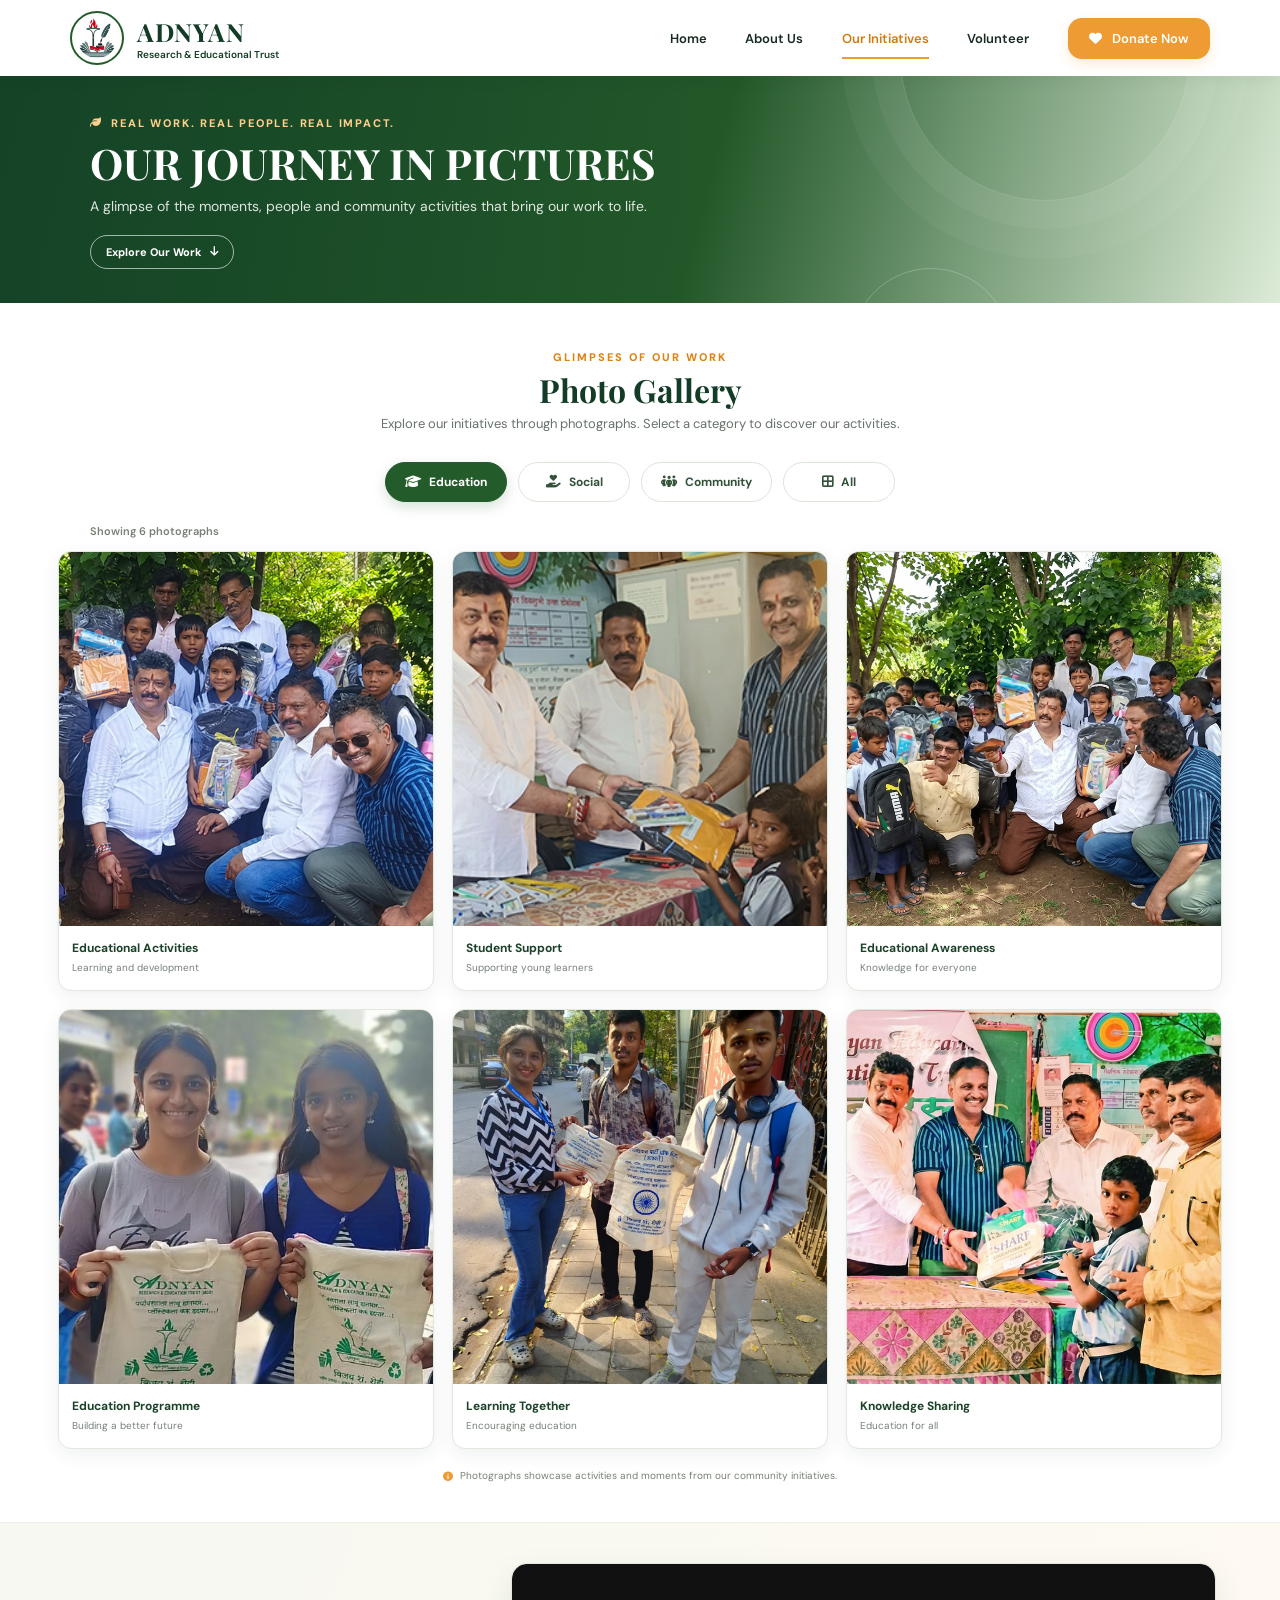
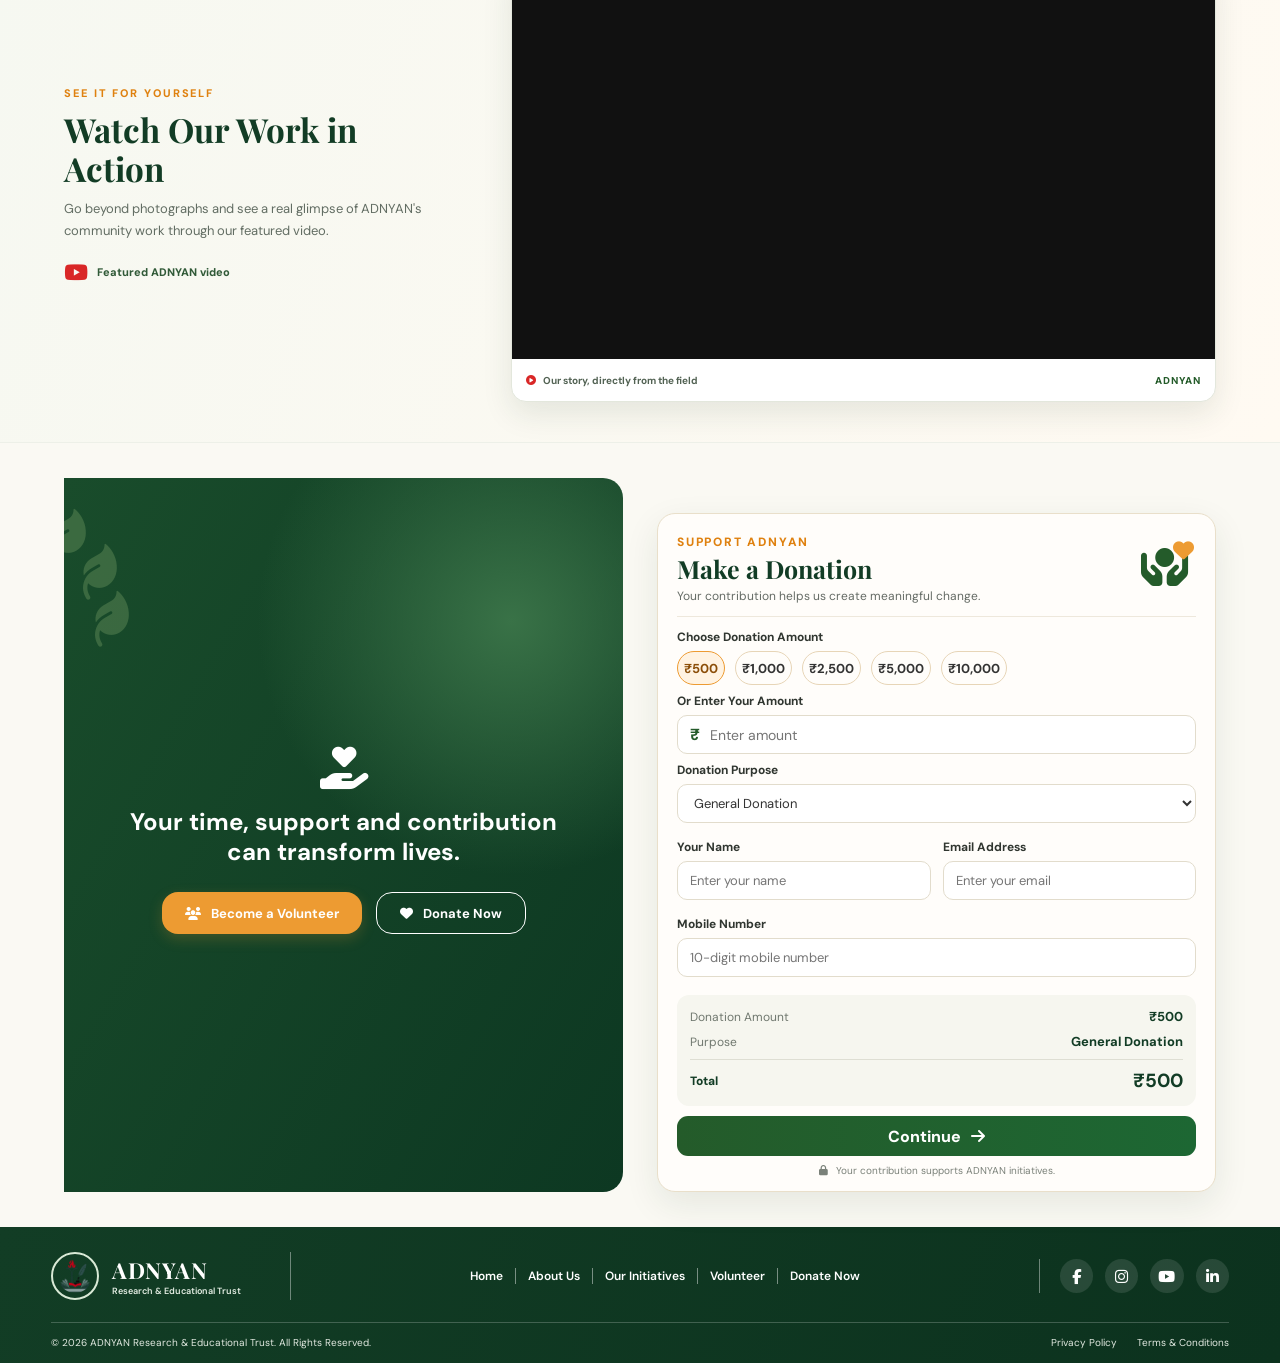
<file: ourinitiative.html>
<!DOCTYPE html>
<html lang="en">
<head>
  <meta charset="UTF-8">
  <meta name="viewport" content="width=device-width, initial-scale=1.0">
  <meta name="description" content="Explore the real community work and initiatives of ADNYAN Research & Educational Trust.">
  <title>Our Initiatives | ADNYAN Research &amp; Educational Trust</title>

  <link rel="preconnect" href="https://fonts.googleapis.com">
  <link rel="preconnect" href="https://fonts.gstatic.com" crossorigin>
  <link href="https://fonts.googleapis.com/css2?family=DM+Sans:wght@400;500;600;700;800&family=Playfair+Display:wght@600;700;800&display=swap" rel="stylesheet">
  <link rel="stylesheet" href="https://cdnjs.cloudflare.com/ajax/libs/font-awesome/6.7.2/css/all.min.css">

  <link rel="stylesheet" href="style.css">
  <link rel="stylesheet" href="ourinitiative.css">
  <script src="ourinitiative.js" defer></script>
</head>

<body>

<!-- PAGE LOADER -->
<div id="page-loader">
  <div class="loader-background"></div>
  <div class="loader-content">
    <div class="loader-logo-wrap">
      <div class="loader-glow"></div>
      <div class="loader-ring ring-one"></div>
      <div class="loader-ring ring-two"></div>
      <img src="logo.png" alt="ADNYAN Logo" class="loader-logo">
    </div>
    <div class="loader-brand">
      <h1>ADNYAN</h1>
      <p>Research &amp; Educational Trust</p>
    </div>
    <div class="loader-progress">
      <div class="loader-progress-bar"></div>
    </div>
    <div class="loader-status">Preparing something meaningful...</div>
  </div>
</div>

<div id="website">

<!-- HEADER -->
<header class="site-header">
  <a class="brand" href="index.html" aria-label="ADNYAN home">
    <img src="logo.png" alt="ADNYAN logo">
    <span>
      <strong>ADNYAN</strong>
      <small>Research &amp; Educational Trust</small>
    </span>
  </a>

  <button class="menu-toggle" id="menuToggle"
          type="button"
          aria-label="Open navigation"
          aria-expanded="false"
          aria-controls="navbar">
    <i class="fa-solid fa-bars"></i>
  </button>

  <nav class="navbar" id="navbar" aria-label="Main navigation">
    <a href="index.html">Home</a>
    <a href="aboutus.html">About Us</a>
    <a class="active" href="ourinitiative.html" aria-current="page">Our Initiatives</a>
    <a href="volunteer.html">Volunteer</a>
    <a class="nav-donate" href="donate.html">
      <i class="fa-solid fa-heart"></i> Donate Now
    </a>
  </nav>
</header>

<main>

<!-- HERO -->
<section class="initiative-hero" aria-labelledby="initiative-page-title">
  <div class="initiative-hero-inner">
    <span class="initiative-eyebrow">
      <i class="fa-solid fa-leaf"></i>
      REAL WORK. REAL PEOPLE. REAL IMPACT.
    </span>
    <h1 id="initiative-page-title">OUR JOURNEY IN PICTURES</h1>
    <p>A glimpse of the moments, people and community activities that bring our work to life.</p>
    <a href="#initiative-gallery" class="initiative-hero-link">
      Explore Our Work <i class="fa-solid fa-arrow-down"></i>
    </a>
  </div>
  <div class="initiative-hero-decoration initiative-decoration-one"></div>
  <div class="initiative-hero-decoration initiative-decoration-two"></div>
</section>

<!-- PHOTO GALLERY -->
<section class="initiative-gallery-section" id="initiative-gallery" aria-labelledby="gallery-title">
  <div class="initiative-section-heading">
    <span>GLIMPSES OF OUR WORK</span>
    <h2 id="gallery-title">Photo Gallery</h2>
    <p>Explore our initiatives through photographs. Select a category to discover our activities.</p>
  </div>

  <div class="gallery-filter" role="group" aria-label="Filter gallery by category">
    <button type="button" class="filter-btn active" data-filter="education" aria-pressed="true">
      <i class="fa-solid fa-graduation-cap"></i> Education
    </button>
    <button type="button" class="filter-btn" data-filter="social" aria-pressed="false">
      <i class="fa-solid fa-hand-holding-heart"></i> Social
    </button>
    <button type="button" class="filter-btn" data-filter="community" aria-pressed="false">
      <i class="fa-solid fa-people-group"></i> Community
    </button>
    <button type="button" class="filter-btn" data-filter="all" aria-pressed="false">
      <i class="fa-solid fa-border-all"></i> All
    </button>
  </div>

  <div class="gallery-results">
    <span id="galleryCount" aria-live="polite">Showing 6 photographs</span>
  </div>

  <div class="initiative-photo-grid" id="initiativePhotoGrid">

    <!-- EDUCATION -->
    <figure class="initiative-photo-card" data-category="education">
      <div class="initiative-photo-wrap">
        <img src="education1.png" alt="ADNYAN educational activities" loading="lazy">
        <div class="initiative-photo-fallback" hidden><i class="fa-regular fa-image"></i><span>Add your photo</span><small>education-1.jpg</small></div>
      </div>
      <figcaption><strong>Educational Activities</strong><small>Learning and development</small></figcaption>
    </figure>

    <figure class="initiative-photo-card" data-category="education">
      <div class="initiative-photo-wrap">
        <img src="learning.png" alt="Student support activities" loading="lazy">
        <div class="initiative-photo-fallback" hidden><i class="fa-regular fa-image"></i><span>Add your photo</span><small>education-2.jpg</small></div>
      </div>
      <figcaption><strong>Student Support</strong><small>Supporting young learners</small></figcaption>
    </figure>

    <figure class="initiative-photo-card" data-category="education">
      <div class="initiative-photo-wrap">
        <img src="education.png" alt="Educational awareness programme" loading="lazy">
        <div class="initiative-photo-fallback" hidden><i class="fa-regular fa-image"></i><span>Add your photo</span><small>education-3.jpg</small></div>
      </div>
      <figcaption><strong>Educational Awareness</strong><small>Knowledge for everyone</small></figcaption>
    </figure>

    <figure class="initiative-photo-card" data-category="education">
      <div class="initiative-photo-wrap">
        <img src="brighter.jpeg" alt="Education programme" loading="lazy">
        <div class="initiative-photo-fallback" hidden><i class="fa-regular fa-image"></i><span>Add your photo</span><small>education-4.jpg</small></div>
      </div>
      <figcaption><strong>Education Programme</strong><small>Building a better future</small></figcaption>
    </figure>

    <figure class="initiative-photo-card" data-category="education">
      <div class="initiative-photo-wrap">
        <img src="education2.jpeg" alt="Children learning together" loading="lazy">
        <div class="initiative-photo-fallback" hidden><i class="fa-regular fa-image"></i><span>Add your photo</span><small>education-5.jpg</small></div>
      </div>
      <figcaption><strong>Learning Together</strong><small>Encouraging education</small></figcaption>
    </figure>

    <figure class="initiative-photo-card" data-category="education">
      <div class="initiative-photo-wrap">
        <img src="education3.png" alt="Educational community initiative" loading="lazy">
        <div class="initiative-photo-fallback" hidden><i class="fa-regular fa-image"></i><span>Add your photo</span><small>education-6.jpg</small></div>
      </div>
      <figcaption><strong>Knowledge Sharing</strong><small>Education for all</small></figcaption>
    </figure>

    <!-- SOCIAL -->
    <figure class="initiative-photo-card" data-category="social">
      <div class="initiative-photo-wrap">
        <img src="banner1.jpeg" alt="Social awareness programme" loading="lazy">
        <div class="initiative-photo-fallback" hidden><i class="fa-regular fa-image"></i><span>Add your photo</span><small>social-1.jpeg</small></div>
      </div>
      <figcaption><strong>Social Awareness</strong><small>Creating positive awareness</small></figcaption>
    </figure>

    <figure class="initiative-photo-card" data-category="social">
      <div class="initiative-photo-wrap">
        <img src="social.jpeg" alt="Social welfare activities" loading="lazy">
        <div class="initiative-photo-fallback" hidden><i class="fa-regular fa-image"></i><span>Add your photo</span><small>social-2.jpg</small></div>
      </div>
      <figcaption><strong>Social Welfare</strong><small>Working for society</small></figcaption>
    </figure>

    <figure class="initiative-photo-card" data-category="social">
      <div class="initiative-photo-wrap">
        <img src="social3.jpeg" alt="Women empowerment activity" loading="lazy">
        <div class="initiative-photo-fallback" hidden><i class="fa-regular fa-image"></i><span>Add your photo</span><small>social-3.jpg</small></div>
      </div>
      <figcaption><strong>Women Empowerment</strong><small>Supporting equal opportunities</small></figcaption>
    </figure>

    <figure class="initiative-photo-card" data-category="social">
      <div class="initiative-photo-wrap">
        <img src="social4.jpeg" alt="Social support programme" loading="lazy">
        <div class="initiative-photo-fallback" hidden><i class="fa-regular fa-image"></i><span>Add your photo</span><small>social-4.jpg</small></div>
      </div>
      <figcaption><strong>Social Support</strong><small>Helping people in need</small></figcaption>
    </figure>

    <figure class="initiative-photo-card" data-category="social">
      <div class="initiative-photo-wrap">
        <img src="social5.jpeg" alt="Community awareness programme" loading="lazy">
        <div class="initiative-photo-fallback" hidden><i class="fa-regular fa-image"></i><span>Add your photo</span><small>social-5.jpg</small></div>
      </div>
      <figcaption><strong>Community Awareness</strong><small>Social responsibility</small></figcaption>
    </figure>

    <figure class="initiative-photo-card" data-category="social">
      <div class="initiative-photo-wrap">
        <img src="social6.jpeg" alt="Social development initiative" loading="lazy">
        <div class="initiative-photo-fallback" hidden><i class="fa-regular fa-image"></i><span>Add your photo</span><small>social-6.jpg</small></div>
      </div>
      <figcaption><strong>Social Development</strong><small>Making a difference</small></figcaption>
    </figure>

    <!-- COMMUNITY -->
    <figure class="initiative-photo-card" data-category="community">
      <div class="initiative-photo-wrap">
        <img src="foodandcommunity.jpeg" alt="Food distribution by ADNYAN" loading="lazy">
        <div class="initiative-photo-fallback" hidden><i class="fa-regular fa-image"></i><span>Add your photo</span><small>community-1.jpg</small></div>
      </div>
      <figcaption><strong>Food Distribution</strong><small>Supporting families</small></figcaption>
    </figure>

    <figure class="initiative-photo-card" data-category="community">
      <div class="initiative-photo-wrap">
        <img src="awarness.jpeg" alt="Volunteers serving meals" loading="lazy">
        <div class="initiative-photo-fallback" hidden><i class="fa-regular fa-image"></i><span>Add your photo</span><small>community-2.jpg</small></div>
      </div>
      <figcaption><strong>Serving Meals</strong><small>A moment of community service</small></figcaption>
    </figure>

    <figure class="initiative-photo-card" data-category="community">
      <div class="initiative-photo-wrap">
        <img src="community1.png" alt="Community support activity" loading="lazy">
        <div class="initiative-photo-fallback" hidden><i class="fa-regular fa-image"></i><span>Add your photo</span><small>community-3.jpg</small></div>
      </div>
      <figcaption><strong>Community Support</strong><small>Standing together</small></figcaption>
    </figure>

    <figure class="initiative-photo-card" data-category="community">
      <div class="initiative-photo-wrap">
        <img src="tree.jpeg" alt="Community development activities" loading="lazy">
        <div class="initiative-photo-fallback" hidden><i class="fa-regular fa-image"></i><span>Add your photo</span><small>community-4.jpg</small></div>
      </div>
      <figcaption><strong>Community Work</strong><small>Working together for people</small></figcaption>
    </figure>

    <figure class="initiative-photo-card" data-category="community">
      <div class="initiative-photo-wrap">
        <img src="community3.png" alt="ADNYAN field activities" loading="lazy">
        <div class="initiative-photo-fallback" hidden><i class="fa-regular fa-image"></i><span>Add your photo</span><small>community-5.jpg</small></div>
      </div>
      <figcaption><strong>Field Activities</strong><small>Our work beyond the classroom</small></figcaption>
    </figure>

    <figure class="initiative-photo-card" data-category="community">
      <div class="initiative-photo-wrap">
        <img src="community2.jpeg" alt="ADNYAN volunteers during community service" loading="lazy">
        <div class="initiative-photo-fallback" hidden><i class="fa-regular fa-image"></i><span>Add your photo</span><small>community-6.jpg</small></div>
      </div>
      <figcaption><strong>Our Volunteers</strong><small>Every contribution matters</small></figcaption>
    </figure>

  </div>

  <div class="gallery-empty" id="galleryEmpty" hidden>
    <i class="fa-regular fa-images"></i>
    <h3>No photographs available</h3>
    <p>There are currently no photographs in this category.</p>
  </div>

  <p class="initiative-gallery-note">
    <i class="fa-solid fa-circle-info"></i>
    Photographs showcase activities and moments from our community initiatives.
  </p>
</section>

<!-- YOUTUBE VIDEO -->
<section class="initiative-video-section" aria-labelledby="initiative-video-title">
  <div class="initiative-video-inner">
    <div class="initiative-video-copy">
      <span class="initiative-video-kicker">SEE IT FOR YOURSELF</span>
      <h2 id="initiative-video-title">Watch Our Work in Action</h2>
      <p>Go beyond photographs and see a real glimpse of ADNYAN's community work through our featured video.</p>
      <div class="video-detail">
        <i class="fa-brands fa-youtube"></i>
        <span>Featured ADNYAN video</span>
      </div>
    </div>

    <div class="initiative-video-card">
      <div class="initiative-video-frame">
        <iframe
          id="adnyanYoutubeVideo"
          src="https://www.youtube.com/embed/CXOs_ht5_bk"
          title="ADNYAN Community Work"
          allow="accelerometer; clipboard-write; encrypted-media; gyroscope; picture-in-picture; web-share"
          referrerpolicy="strict-origin-when-cross-origin"
          allowfullscreen>
        </iframe>
      </div>
      <div class="initiative-video-caption">
        <span><i class="fa-solid fa-circle-play"></i> Our story, directly from the field</span>
        <span>ADNYAN</span>
      </div>
    </div>
  </div>
</section>

<!-- VOLUNTEER AND DONATION -->
<section class="support-section" aria-label="Volunteer and donate">

  <div class="volunteer-panel">
    <div class="leaf-decoration">
      <i class="fa-solid fa-leaf"></i>
      <i class="fa-solid fa-leaf"></i>
      <i class="fa-solid fa-leaf"></i>
    </div>
    <div class="support-heart">
      <i class="fa-solid fa-hand-holding-heart"></i>
    </div>
    <h2>Your time, support and contribution can transform lives.</h2>
    <div class="support-actions">
      <a class="btn btn-orange" href="volunteer.html">
        <i class="fa-solid fa-users"></i> Become a Volunteer
      </a>
      <a class="btn btn-light-outline" href="#donation-dashboard">
        <i class="fa-solid fa-heart"></i> Donate Now
      </a>
    </div>
  </div>

  <!-- DONATION DASHBOARD -->
  <section class="donation-card" id="donation-dashboard">
    <div class="donation-heading">
      <div>
        <span>SUPPORT ADNYAN</span>
        <h2 id="donation-title">Make a Donation</h2>
        <p>Your contribution helps us create meaningful change.</p>
      </div>
      <div class="donation-mark">
        <i class="fa-solid fa-hands-holding-circle"></i>
        <i class="fa-solid fa-heart"></i>
      </div>
    </div>

    <!-- DONATION FORM -->
    <div id="donationFormView">
      <div class="donation-field">
        <label>Choose Donation Amount</label>
        <div class="amount-options">
          <button type="button" class="amount-btn active" data-amount="500">₹500</button>
          <button type="button" class="amount-btn" data-amount="1000">₹1,000</button>
          <button type="button" class="amount-btn" data-amount="2500">₹2,500</button>
          <button type="button" class="amount-btn" data-amount="5000">₹5,000</button>
          <button type="button" class="amount-btn" data-amount="10000">₹10,000</button>
        </div>
      </div>

      <div class="donation-field">
        <label for="customAmount">Or Enter Your Amount</label>
        <div class="custom-amount-box">
          <span>₹</span>
          <input type="number" id="customAmount" min="1" step="1" placeholder="Enter amount">
        </div>
      </div>

      <div class="donation-field">
        <label for="donationPurpose">Donation Purpose</label>
        <select id="donationPurpose" class="donation-select">
          <option>General Donation</option>
          <option>Educational Aid</option>
          <option>Community Nutrition</option>
          <option>Social Awareness</option>
        </select>
      </div>

      <div class="donor-grid">
        <div class="donation-field">
          <label for="donorName">Your Name</label>
          <input type="text" id="donorName" class="donation-input" placeholder="Enter your name" autocomplete="name">
        </div>
        <div class="donation-field">
          <label for="donorEmail">Email Address</label>
          <input type="email" id="donorEmail" class="donation-input" placeholder="Enter your email" autocomplete="email">
        </div>
        <div class="donation-field donor-phone">
          <label for="donorPhone">Mobile Number</label>
          <input type="tel" id="donorPhone" class="donation-input" maxlength="10" inputmode="numeric" placeholder="10-digit mobile number" autocomplete="tel">
        </div>
      </div>

      <div class="donation-summary">
        <div><span>Donation Amount</span><strong id="summaryAmount">₹500</strong></div>
        <div><span>Purpose</span><strong id="summaryPurpose">General Donation</strong></div>
        <div class="summary-total"><span>Total</span><strong id="summaryTotal">₹500</strong></div>
      </div>

      <button type="button" class="continue-btn" id="payNowBtn">
        <span>Continue</span>
        <i class="fa-solid fa-arrow-right"></i>
      </button>

      <p class="secure-note">
        <i class="fa-solid fa-lock"></i>
        Your contribution supports ADNYAN initiatives.
      </p>
    </div>

    <!-- PAYMENT SCREEN: OUTSIDE THE DONATION FORM -->
    <div class="payment-step" id="paymentStep" hidden>
      <div class="payment-step-heading">
        <span class="payment-kicker">COMPLETE YOUR CONTRIBUTION</span>
        <h3>Scan &amp; Pay</h3>
        <p>Scan this QR code using a supported UPI app.</p>
      </div>

      <div class="payment-amount">
        <span>Donation Amount</span>
        <strong id="paymentAmount">₹500</strong>
      </div>

      <div class="payment-qr-frame">
        <img src="qrcode.jpeg" alt="ADNYAN Donation QR Code" id="donationQrImage">
      </div>

      <p class="payment-purpose">Purpose: <strong id="paymentPurpose">General Donation</strong></p>
      <p class="payment-donor">Donor: <strong id="paymentDonor">—</strong></p>

      <p class="payment-instruction">
        Scan the QR code and complete your donation using your UPI application.
      </p>
      <p class="payment-disclaimer">
        This page does not automatically verify payments. Please confirm payment directly with the trust.
      </p>

      <button type="button" class="payment-back-btn" id="backToDonationBtn">
        <i class="fa-solid fa-arrow-left"></i> Back to Donation Form
      </button>
    </div>
  </section>
</section>
</main>

<!-- FOOTER -->
<footer class="site-footer">
  <div class="footer-main">
    <a class="footer-brand" href="index.html">
      <img src="logo.png" alt="ADNYAN logo">
      <span>
        <strong>ADNYAN</strong>
        <small>Research &amp; Educational Trust</small>
      </span>
    </a>

    <nav class="footer-nav" aria-label="Footer navigation">
      <a href="index.html">Home</a>
      <a href="aboutus.html">About Us</a>
      <a href="ourinitiative.html">Our Initiatives</a>
      <a href="volunteer.html">Volunteer</a>
      <a href="donate.html">Donate Now</a>
    </nav>

    <div class="footer-social" aria-label="Social media">
      <a href="#" aria-label="Facebook"><i class="fa-brands fa-facebook-f"></i></a>
      <a href="#" aria-label="Instagram"><i class="fa-brands fa-instagram"></i></a>
      <a href="#" aria-label="YouTube"><i class="fa-brands fa-youtube"></i></a>
      <a href="#" aria-label="LinkedIn"><i class="fa-brands fa-linkedin-in"></i></a>
    </div>
  </div>

  <div class="footer-bottom">
    <span>© 2026 ADNYAN Research &amp; Educational Trust. All Rights Reserved.</span>
    <div>
      <a href="#">Privacy Policy</a>
      <a href="#">Terms &amp; Conditions</a>
    </div>
  </div>
</footer>

</div>
</body>
</html>
</file>
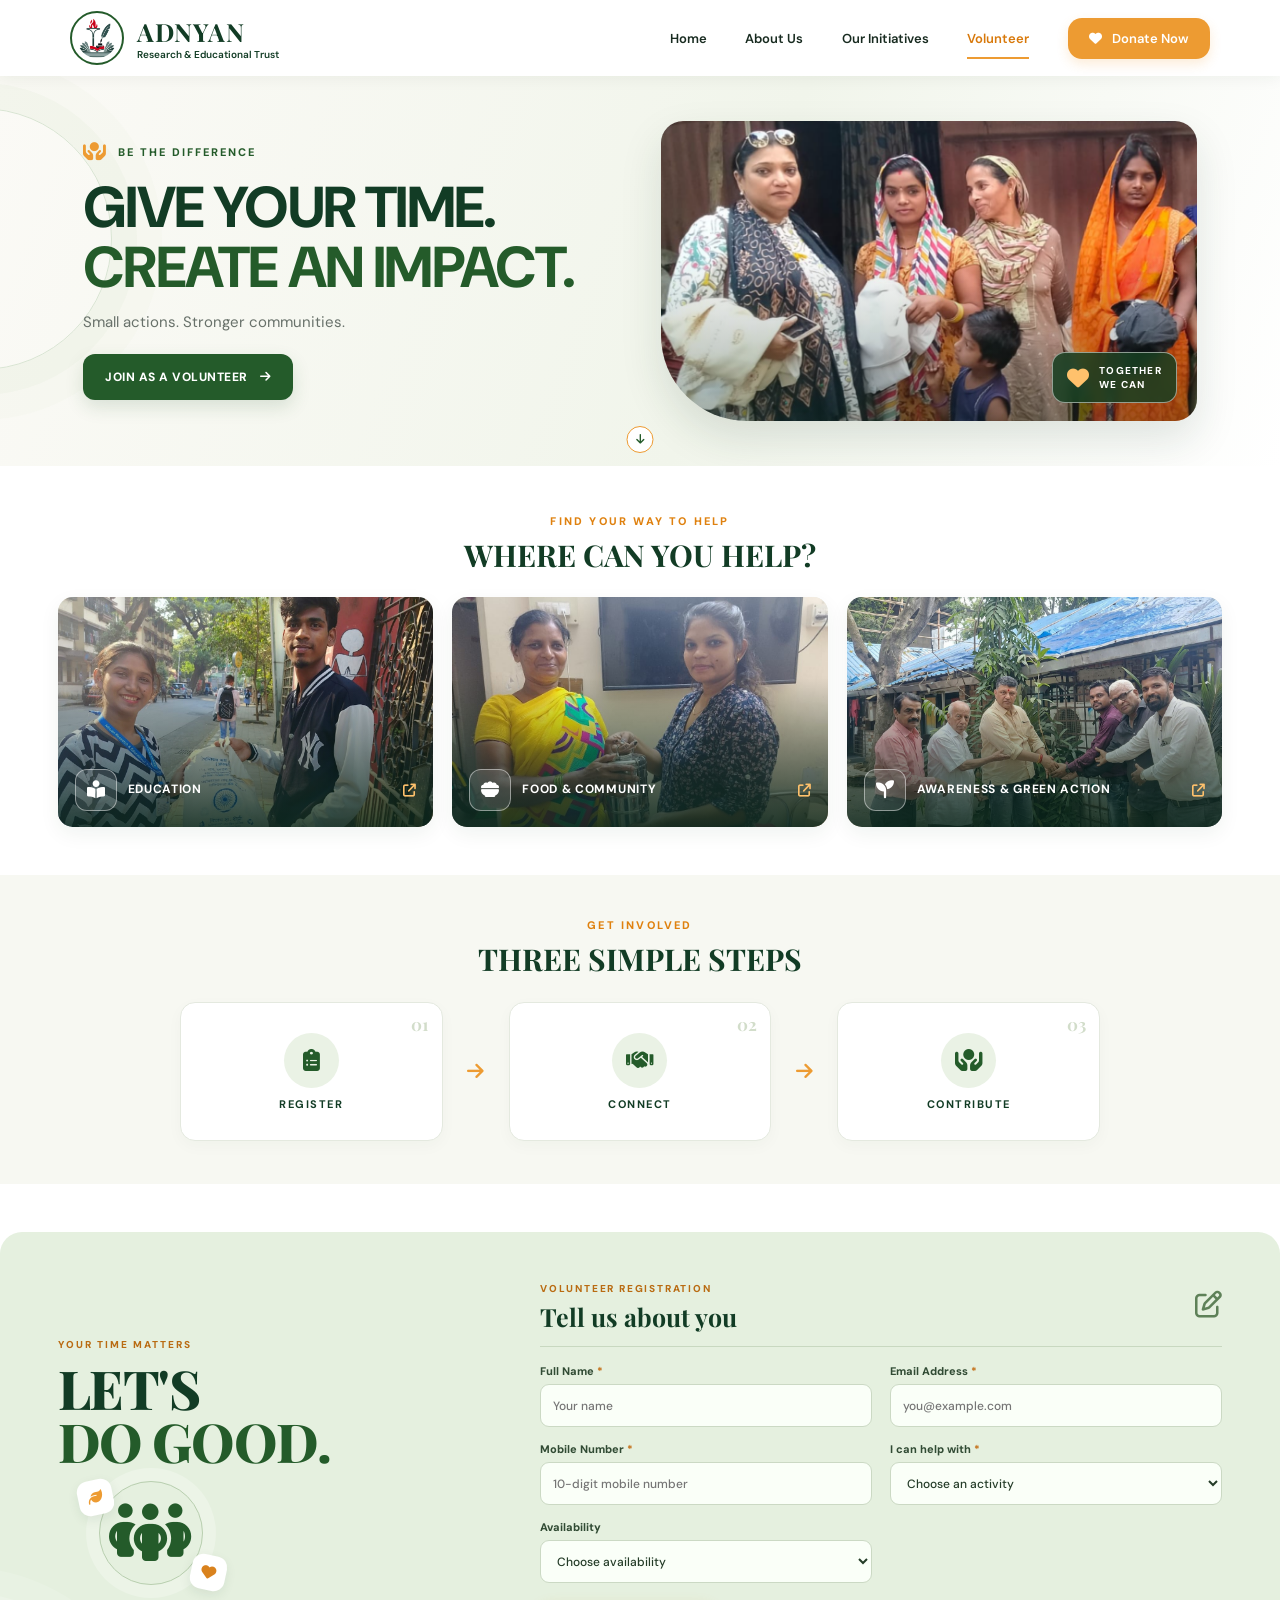
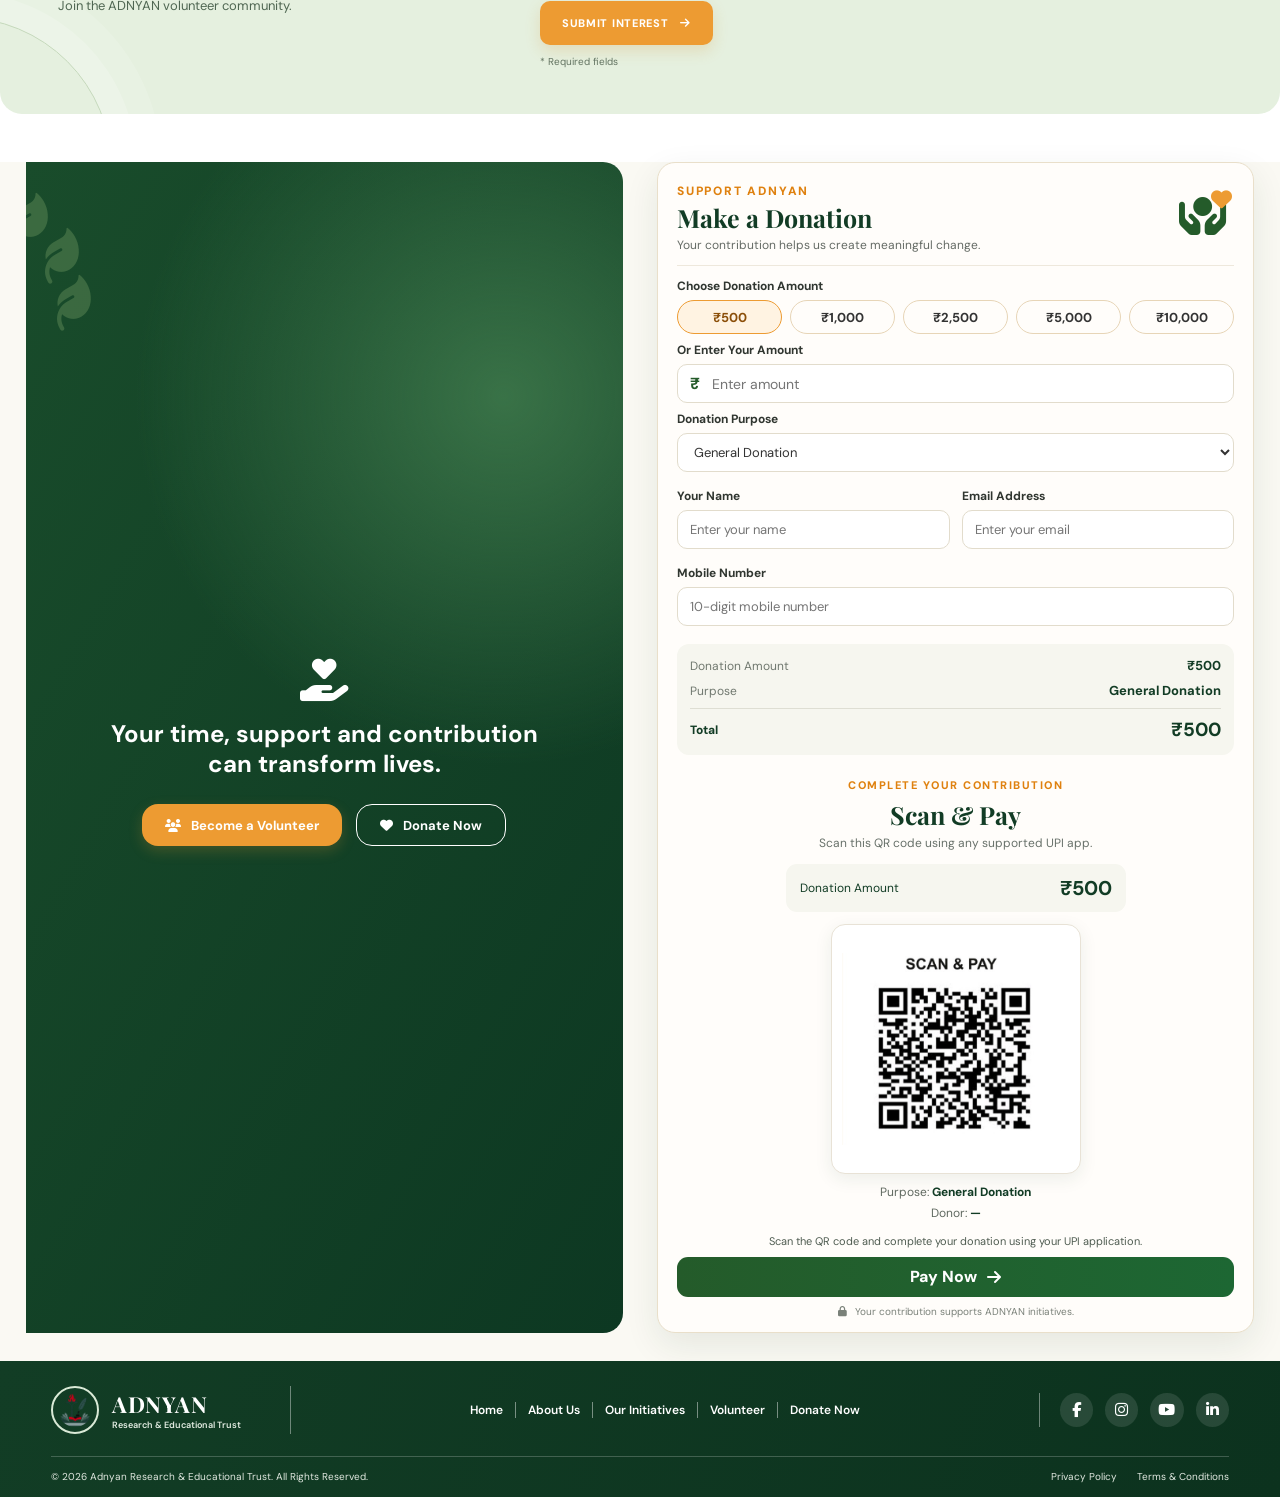
<file: volunteer.html>
<!DOCTYPE html>
<html lang="en">
<head>
  <meta charset="UTF-8">
  <meta name="viewport" content="width=device-width, initial-scale=1.0">
  <meta name="description" content="Volunteer with ADNYAN Research & Educational Trust and take part in education, food distribution and community activities.">

  <title>Volunteer | ADNYAN Research &amp; Educational Trust</title>

  <link rel="preconnect" href="https://fonts.googleapis.com">
  <link rel="preconnect" href="https://fonts.gstatic.com" crossorigin>

  <link href="https://fonts.googleapis.com/css2?family=DM+Sans:wght@400;500;600;700;800&family=Playfair+Display:wght@600;700;800&display=swap" rel="stylesheet">

  <link rel="stylesheet" href="https://cdnjs.cloudflare.com/ajax/libs/font-awesome/6.7.2/css/all.min.css">

  <link rel="stylesheet" href="style.css">
  <link rel="stylesheet" href="volunteer.css">

  <script src="volunteer.js" defer></script>
</head>

<body>

  <!-- ORIGINAL ADNYAN PAGE LOADER -->
  <div id="page-loader">
    <div class="loader-background"></div>

    <div class="loader-content">
      <div class="loader-logo-wrap">
        <div class="loader-glow"></div>
        <div class="loader-ring ring-one"></div>
        <div class="loader-ring ring-two"></div>
        <img src="logo.png" alt="Adnyan Logo" class="loader-logo">
      </div>

      <div class="loader-brand">
        <h1>ADNYAN</h1>
        <p>Research &amp; Educational Trust</p>
      </div>

      <div class="loader-progress">
        <div class="loader-progress-bar"></div>
      </div>

      <div class="loader-status" id="loader-text">
        Preparing something meaningful...
      </div>
    </div>
  </div>


  <div id="website">

  <!-- HEADER -->
  <header class="site-header">

    <a class="brand" href="index.html" aria-label="Adnyan home">
      <img src="logo.png" alt="Adnyan logo">

      <span>
        <strong>ADNYAN</strong>
        <small>Research &amp; Educational Trust</small>
      </span>
    </a>

    <button class="menu-toggle" id="menuToggle" aria-label="Open navigation" aria-expanded="false">
      <i class="fa-solid fa-bars"></i>
    </button>

    <nav class="navbar" id="navbar" aria-label="Main navigation">
      <a href="index.html">Home</a>
      <a href="aboutus.html">About Us</a>
      <a href="ourinitiative.html">Our Initiatives</a>
      <a class="active" href="volunteer.html" aria-current="page">Volunteer</a>
      <a class="nav-donate" href="donate.html">
        <i class="fa-solid fa-heart"></i> Donate Now
      </a>
    </nav>

  </header>

  <main class="volunteer-main">

    <!-- HERO -->
    <section class="volunteer-hero" aria-label="Become an ADNYAN volunteer">

      <div class="volunteer-hero-copy">

        <span class="volunteer-eyebrow">
          <i class="fa-solid fa-hands-holding-circle"></i>
          BE THE DIFFERENCE
        </span>

        <h1>GIVE YOUR TIME.<br><span>CREATE AN IMPACT.</span></h1>

        <p>Small actions. Stronger communities.</p>

        <a class="volunteer-primary-btn" href="#volunteer-registration">
          JOIN AS A VOLUNTEER
          <i class="fa-solid fa-arrow-right"></i>
        </a>

      </div>

      <div class="volunteer-hero-image">
        <img src="volunterbanner.png" alt="ADNYAN community activities">

        <div class="hero-image-stamp">
          <i class="fa-solid fa-heart"></i>
          <span>TOGETHER<br>WE CAN</span>
        </div>
      </div>

      <a class="volunteer-scroll-cue" href="#volunteer-opportunities" aria-label="Explore volunteer activities">
        <i class="fa-solid fa-arrow-down"></i>
      </a>

    </section>


    <!-- VISUAL ACTIVITY CHOICES -->
    <section class="volunteer-opportunities" id="volunteer-opportunities">

      <div class="volunteer-section-heading">
        <span>FIND YOUR WAY TO HELP</span>
        <h2>WHERE CAN YOU HELP?</h2>
      </div>

      <div class="volunteer-opportunity-grid">

        <a class="volunteer-opportunity-card" href="#volunteer-registration" data-interest="Education Support">
          <img src="education.jpeg" alt="Educational support activities">

          <span class="opportunity-overlay">
            <span class="opportunity-icon">
              <i class="fa-solid fa-book-open-reader"></i>
            </span>

            <strong>EDUCATION</strong>

            <i class="fa-solid fa-arrow-up-right-from-square"></i>
          </span>
        </a>

        <a class="volunteer-opportunity-card featured-opportunity" href="#volunteer-registration" data-interest="Community Support">
          <img src="foodandcommunity.jpeg" alt="Community food and support activities">

          <span class="opportunity-overlay">
            <span class="opportunity-icon">
              <i class="fa-solid fa-bowl-food"></i>
            </span>

            <strong>FOOD &amp; COMMUNITY</strong>

            <i class="fa-solid fa-arrow-up-right-from-square"></i>
          </span>
        </a>

        <a class="volunteer-opportunity-card" href="#volunteer-registration" data-interest="Awareness & Green Initiatives">
          <img src="awarness.jpeg" alt="Community awareness and green initiatives">

          <span class="opportunity-overlay">
            <span class="opportunity-icon">
              <i class="fa-solid fa-seedling"></i>
            </span>

            <strong>AWARENESS &amp; GREEN ACTION</strong>

            <i class="fa-solid fa-arrow-up-right-from-square"></i>
          </span>
        </a>

      </div>

    </section>


    <!-- THREE SIMPLE STEPS -->
    <section class="volunteer-steps-section" aria-label="How volunteering works">

      <div class="volunteer-section-heading">
        <span>GET INVOLVED</span>
        <h2>THREE SIMPLE STEPS</h2>
      </div>

      <div class="volunteer-steps">

        <div class="volunteer-step">
          <span class="step-number">01</span>
          <span class="step-icon"><i class="fa-solid fa-clipboard-list"></i></span>
          <strong>REGISTER</strong>
        </div>

        <span class="step-connector">
          <i class="fa-solid fa-arrow-right"></i>
        </span>

        <div class="volunteer-step">
          <span class="step-number">02</span>
          <span class="step-icon"><i class="fa-solid fa-handshake"></i></span>
          <strong>CONNECT</strong>
        </div>

        <span class="step-connector">
          <i class="fa-solid fa-arrow-right"></i>
        </span>

        <div class="volunteer-step">
          <span class="step-number">03</span>
          <span class="step-icon"><i class="fa-solid fa-hands-holding-circle"></i></span>
          <strong>CONTRIBUTE</strong>
        </div>

      </div>

    </section>


    <!-- VOLUNTEER REGISTRATION -->
    <section class="volunteer-registration" id="volunteer-registration">

      <div class="registration-intro">

        <span class="registration-kicker">YOUR TIME MATTERS</span>

        <h2>LET'S<br><em>DO GOOD.</em></h2>

        <div class="registration-art" aria-hidden="true">
          <span class="registration-art-ring"></span>
          <i class="fa-solid fa-people-group"></i>

          <span class="art-leaf art-leaf-one">
            <i class="fa-solid fa-leaf"></i>
          </span>

          <span class="art-leaf art-leaf-two">
            <i class="fa-solid fa-heart"></i>
          </span>
        </div>

        <p>Join the ADNYAN volunteer community.</p>

      </div>


      <form class="volunteer-form" id="volunteerForm" novalidate>

        <div class="form-title-row">

          <div>
            <span>VOLUNTEER REGISTRATION</span>
            <h3>Tell us about you</h3>
          </div>

          <i class="fa-regular fa-pen-to-square" aria-hidden="true"></i>

        </div>

        <div class="volunteer-form-grid">

          <div class="volunteer-input-group">
            <label for="volunteerName">Full Name <b>*</b></label>
            <input id="volunteerName" name="name" type="text" placeholder="Your name" autocomplete="name" required>
          </div>

          <div class="volunteer-input-group">
            <label for="volunteerEmail">Email Address <b>*</b></label>
            <input id="volunteerEmail" name="email" type="email" placeholder="you@example.com" autocomplete="email" required>
          </div>

          <div class="volunteer-input-group">
            <label for="volunteerPhone">Mobile Number <b>*</b></label>
            <input id="volunteerPhone" name="phone" type="tel" placeholder="10-digit mobile number" maxlength="10" inputmode="numeric" autocomplete="tel" required>
          </div>

          <div class="volunteer-input-group">
            <label for="volunteerArea">I can help with <b>*</b></label>

            <select id="volunteerArea" name="interest" required>
              <option value="">Choose an activity</option>
              <option>Education Support</option>
              <option>Community Support</option>
              <option>Awareness &amp; Green Initiatives</option>
              <option>Events &amp; General Volunteering</option>
            </select>
          </div>

          <div class="volunteer-input-group availability-group">
            <label for="volunteerAvailability">Availability</label>

            <select id="volunteerAvailability" name="availability">
              <option value="">Choose availability</option>
              <option>Weekdays</option>
              <option>Weekends</option>
              <option>Flexible</option>
            </select>
          </div>

        </div>

        <button class="volunteer-submit-btn" type="submit">
          SUBMIT INTEREST
          <i class="fa-solid fa-arrow-right"></i>
        </button>

        <p class="volunteer-form-note" id="volunteerFormStatus" role="status" aria-live="polite">
          * Required fields
        </p>

      </form>

    </section>


    <!-- SUPPORT SECTION -->
    <section class="support-section" aria-label="Volunteer and donate">

      <div class="volunteer-panel">

        <div class="leaf-decoration">
          <i class="fa-solid fa-leaf"></i>
          <i class="fa-solid fa-leaf"></i>
          <i class="fa-solid fa-leaf"></i>
        </div>

        <div class="support-heart">
          <i class="fa-solid fa-hand-holding-heart"></i>
        </div>

        <h2>Your time, support and contribution can transform lives.</h2>

        <div class="support-actions">

          <a class="btn btn-orange" href="volunteer.html">
            <i class="fa-solid fa-users"></i>
            Become a Volunteer
          </a>

          <a class="btn btn-light-outline" href="#donation-dashboard">
            <i class="fa-solid fa-heart"></i>
            Donate Now
          </a>

        </div>

      </div>


      <!-- DONATION DASHBOARD -->
      <section class="donation-card" id="donation-dashboard">

        <div class="donation-heading">

          <div>
            <span>SUPPORT ADNYAN</span>
            <h2 id="donation-title">Make a Donation</h2>
            <p>Your contribution helps us create meaningful change.</p>
          </div>

          <div class="donation-mark">
            <i class="fa-solid fa-hands-holding-circle"></i>
            <i class="fa-solid fa-heart"></i>
          </div>

        </div>

        <div id="donationFormView">

          <!-- DONATION AMOUNT -->
          <div class="donation-field">

            <label>Choose Donation Amount</label>

            <div class="amount-options">

              <button type="button" class="amount-btn active" data-amount="500">₹500</button>

              <button type="button" class="amount-btn" data-amount="1000">₹1,000</button>

              <button type="button" class="amount-btn" data-amount="2500">₹2,500</button>

              <button type="button" class="amount-btn" data-amount="5000">₹5,000</button>

              <button type="button" class="amount-btn" data-amount="10000">₹10,000</button>

            </div>

          </div>


          <!-- CUSTOM AMOUNT -->
          <div class="donation-field">

            <label for="customAmount">Or Enter Your Amount</label>

            <div class="custom-amount-box">
              <span>₹</span>

              <input type="number" id="customAmount" min="1" placeholder="Enter amount">
            </div>

          </div>


          <!-- DONATION PURPOSE -->
          <div class="donation-field">

            <label for="donationPurpose">Donation Purpose</label>

            <select id="donationPurpose" class="donation-select">
              <option>General Donation</option>
              <option>Educational Aid</option>
              <option>Community Nutrition</option>
              <option>Social Awareness</option>
            </select>

          </div>


          <!-- DONOR DETAILS -->
          <div class="donor-grid">

            <div class="donation-field">
              <label for="donorName">Your Name</label>

              <input type="text" id="donorName" class="donation-input" placeholder="Enter your name">
            </div>

            <div class="donation-field">
              <label for="donorEmail">Email Address</label>

              <input type="email" id="donorEmail" class="donation-input" placeholder="Enter your email">
            </div>

            <div class="donation-field donor-phone">
              <label for="donorPhone">Mobile Number</label>

              <input type="tel" id="donorPhone" class="donation-input" maxlength="10" placeholder="10-digit mobile number">
            </div>

          </div>


          <!-- DONATION SUMMARY -->
          <div class="donation-summary">

            <div>
              <span>Donation Amount</span>
              <strong id="summaryAmount">₹500</strong>
            </div>

            <div>
              <span>Purpose</span>
              <strong id="summaryPurpose">General Donation</strong>
            </div>

            <div class="summary-total">
              <span>Total</span>
              <strong id="summaryTotal">₹500</strong>
            </div>

          </div>


          <!-- PAYMENT QR CODE: ALWAYS VISIBLE -->
          <div class="payment-step" id="paymentStep">

            <div class="payment-step-heading">

              <span class="payment-kicker">
                COMPLETE YOUR CONTRIBUTION
              </span>

              <h3>Scan &amp; Pay</h3>

              <p>
                Scan this QR code using any supported UPI app.
              </p>

            </div>

            <div class="payment-amount">
              <span>Donation Amount</span>
              <strong id="paymentAmount">₹500</strong>
            </div>

            <div class="payment-qr-frame">
              <img src="qrcode.jpeg" alt="ADNYAN Donation QR Code" id="donationQrImage">
            </div>

            <p class="payment-purpose">
              Purpose:
              <strong id="paymentPurpose">General Donation</strong>
            </p>

            <p class="payment-donor">
              Donor:
              <strong id="paymentDonor">—</strong>
            </p>

            <p class="payment-instruction">
              Scan the QR code and complete your donation using your UPI application.
            </p>

          </div>


          <!-- PAY NOW BUTTON -->
          <button type="button" class="continue-btn" id="payNowBtn">

            <span>Pay Now</span>
            <i class="fa-solid fa-arrow-right"></i>

          </button>

          <p class="secure-note">
            <i class="fa-solid fa-lock"></i>
            Your contribution supports ADNYAN initiatives.
          </p>

        </div>

      </section>

    </section>

  </main>


  <!-- FOOTER -->
  <footer class="site-footer">

    <div class="footer-main">

      <a class="footer-brand" href="index.html">
        <img src="logo.png" alt="Adnyan logo">

        <span>
          <strong>ADNYAN</strong>
          <small>Research &amp; Educational Trust</small>
        </span>
      </a>

      <nav class="footer-nav" aria-label="Footer navigation">
        <a href="index.html">Home</a>
        <a href="aboutus.html">About Us</a>
        <a href="ourinitiative.html">Our Initiatives</a>
        <a href="volunteer.html">Volunteer</a>
        <a href="donate.html">Donate Now</a>
      </nav>

      <div class="footer-social" aria-label="Social media">

        <a href="#" aria-label="Facebook">
          <i class="fa-brands fa-facebook-f"></i>
        </a>

        <a href="#" aria-label="Instagram">
          <i class="fa-brands fa-instagram"></i>
        </a>

        <a href="#" aria-label="YouTube">
          <i class="fa-brands fa-youtube"></i>
        </a>

        <a href="#" aria-label="LinkedIn">
          <i class="fa-brands fa-linkedin-in"></i>
        </a>

      </div>

    </div>

    <div class="footer-bottom">

      <span>
        © 2026 Adnyan Research &amp; Educational Trust. All Rights Reserved.
      </span>

      <div>
        <a href="#">Privacy Policy</a>
        <a href="#">Terms &amp; Conditions</a>
      </div>

    </div>

  </footer>

  </div>

</body>
</html>
</file>
<file: style.css>
:root {
  --green: #245b2a;
  --deep: #123c25;
  --deep2: #0e351f;
  --orange: #ed9b32;
  --cream: #faf9f6;
  --pale: #f5f2e9;
  --ink: #222;
  --muted: #68716a;
  --line: #e8e2d6;
  --white: #fff;
  --shadow: 0 12px 35px rgba(27, 58, 35, .09);
}

* {
  box-sizing: border-box;
}

html {
  scroll-behavior: smooth;
  scroll-padding-top: 90px;
}

body {
  margin: 0;
  color: var(--ink);
  background: #fff;
  font-family: 'DM Sans', Arial, sans-serif;
}

a {
  color: inherit;
  text-decoration: none;
}

img {
  display: block;
  max-width: 100%;
}

button,
input,
select {
  font: inherit;
}

.site-header {
  height: 76px;
  padding: 0 clamp(22px, 5.5vw, 78px);
  display: flex;
  align-items: center;
  justify-content: space-between;
  background: rgba(255, 255, 255, .97);
  position: sticky;
  top: 0;
  z-index: 20;
  box-shadow: 0 2px 15px rgba(20, 45, 25, .06);
}

.brand,
.footer-brand {
  display: flex;
  align-items: center;
  gap: 13px;
}

.brand img,
.footer-brand img {
  width: 54px;
  height: 54px;
  object-fit: contain;
  border: 2px solid var(--green);
  border-radius: 50%;
  padding: 5px;
}

.brand span,
.footer-brand span {
  display: flex;
  flex-direction: column;
}

.brand strong,
.footer-brand strong {
  font: 700 25px 'Playfair Display', serif;
  color: var(--deep);
  letter-spacing: .5px;
}

.brand small,
.footer-brand small {
  font: 600 10px 'DM Sans', sans-serif;
  color: var(--deep);
}

.navbar {
  display: flex;
  align-items: center;
  gap: clamp(22px, 3vw, 44px);
  height: 100%;
}

.navbar > a {
  font-size: 13px;
  font-weight: 600;
  color: #182b20;
  position: relative;
}

.navbar > a:not(.nav-donate):after {
  content: "";
  position: absolute;
  left: 0;
  bottom: -12px;
  width: 0;
  height: 2px;
  background: var(--orange);
  transition: .25s;
}

.navbar > a:hover:after,
.navbar > a.active:after {
  width: 100%;
}

.navbar > a.active {
  color: #d8790b;
}

.navbar .nav-donate {
  background: var(--orange);
  color: #fff;
  padding: 12px 21px;
  border-radius: 14px;
  box-shadow: 0 5px 12px #ed9b3230;
}

.nav-donate i {
  margin-right: 7px;
}

.menu-toggle {
  display: none;
  border: 0;
  background: none;
  color: var(--deep);
  font-size: 23px;
}

.hero {
  min-height: 340px;
  display: grid;
  grid-template-columns: 46% 54%;
  position: relative;
  overflow: hidden;
  background: linear-gradient(110deg, #fbfaf6 0%, #f7f5ed 52%, #fff 100%);
  padding: 28px clamp(28px, 6.5vw, 94px) 34px;
  align-items: center;
}

.hero:before {
  content: "";
  position: absolute;
  width: 180px;
  height: 180px;
  border: 1px solid #dfe8d3;
  border-radius: 50%;
  left: -115px;
  top: 20px;
  box-shadow: 0 0 0 22px #e7eddb55, 0 0 0 44px #e7eddb33;
}

.hero-copy {
  position: relative;
  z-index: 2;
  max-width: 520px;
  padding: 12px 0 22px;
}

.eyebrow {
  display: flex;
  align-items: center;
  gap: 12px;
  color: var(--green);
  font-size: 14px;
  font-weight: 700;
  margin-bottom: 15px;
}

.eyebrow i {
  font-size: 18px;
}

.eyebrow span {
  height: 1px;
  width: 38px;
  background: #7c9b78;
}

.hero h1 {
  font-size: clamp(28px, 3vw, 39px);
  line-height: 1.1;
  letter-spacing: -1.1px;
  color: var(--deep);
  margin: 0 0 19px;
  font-weight: 800;
  max-width: 500px;
}

.hero-copy > p {
  font-size: 16px;
  line-height: 1.55;
  max-width: 410px;
  margin: 0 0 20px;
}

.hero-actions {
  display: flex;
  gap: 13px;
  flex-wrap: wrap;
}

.btn {
  min-height: 42px;
  padding: 0 23px;
  border-radius: 16px;
  display: inline-flex;
  align-items: center;
  justify-content: center;
  gap: 10px;
  font-size: 13px;
  font-weight: 700;
  transition: .2s;
}

.btn:hover,
.continue-btn:hover {
  transform: translateY(-2px);
}

.btn-green {
  background: var(--green);
  color: #fff;
  box-shadow: 0 5px 12px #245b2a20;
}

.btn-outline {
  border: 1.5px solid var(--green);
  color: var(--deep);
  background: #fff9;
}

.hero-visual {
  height: 310px;
  position: relative;
  align-self: stretch;
  min-width: 0;
}

.hero-visual img {
  height: 100%;
  width: 100%;
  object-fit: cover;
  object-position: center 38%;
  border-radius: 0 0 0 95px;
  position: relative;
  z-index: 1;
}

.hero-image-shape {
  position: absolute;
  z-index: 2;
  pointer-events: none;
  right: -10vw;
  bottom: -45px;
  width: 115%;
  height: 90px;
  background: var(--orange);
  transform: rotate(-7deg);
  border-top: 10px solid #fff;
  border-radius: 50% 0 0 0;
}

.scroll-cue {
  position: absolute;
  bottom: 0;
  left: 49%;
  z-index: 4;
  display: flex;
  align-items: center;
  flex-direction: column;
  gap: 5px;
  color: var(--green);
  font-size: 10px;
  font-weight: 700;
}

.scroll-cue i {
  width: 26px;
  height: 26px;
  border: 1px solid var(--orange);
  background: white;
  border-radius: 50%;
  display: grid;
  place-items: center;
}

.impact-strip {
  max-width: 1360px;
  margin: 14px auto 0;
  padding: 17px 28px;
  background: #f8f5ed;
  border-radius: 18px;
  display: grid;
  grid-template-columns: repeat(4, 1fr);
}

.impact-item {
  display: flex;
  align-items: center;
  justify-content: center;
  gap: 18px;
  min-height: 54px;
  border-right: 1px solid #cfcabb;
}

.impact-item:last-child {
  border: 0;
}

.impact-item > i {
  font-size: 29px;
  color: var(--green);
}

.impact-item div {
  display: flex;
  flex-direction: column;
  gap: 1px;
}

.impact-item strong {
  font-size: 25px;
  line-height: 1.05;
  color: var(--deep);
  font-weight: 800;
}

.impact-item small {
  font-size: 12px;
  font-weight: 500;
  color: #242424;
}

.content-section {
  padding: 27px clamp(24px, 4vw, 58px) 0;
  max-width: 1440px;
  margin: auto;
}

.section-heading {
  text-align: center;
  margin: 0 auto 17px;
}

.section-heading > span {
  display: inline-flex;
  align-items: center;
  gap: 13px;
  color: #df810f;
  font-weight: 800;
  letter-spacing: 2px;
  font-size: 13px;
}

.section-heading > span:before,
.section-heading > span:after {
  content: "";
  width: 70px;
  height: 2px;
  background: var(--orange);
}

.section-heading h2 {
  font: 700 27px 'Playfair Display', serif;
  color: var(--deep);
  margin: 2px 0 3px;
}

.section-heading p {
  font-size: 14px;
  color: #414141;
  margin: 0;
}

.pillar-grid,
.activity-grid {
  display: grid;
  grid-template-columns: repeat(3, minmax(0, 1fr));
  gap: 22px;
}

.pillar-card {
  position: relative;
  background: #fff;
  border: 1px solid #ece6da;
  border-radius: 13px;
  overflow: hidden;
  box-shadow: 0 2px 5px #173d270c;
  min-width: 0;
}

.pillar-photo {
  height: 118px;
  overflow: hidden;
}

.pillar-photo img {
  width: 100%;
  height: 100%;
  object-fit: cover;
  transition: transform .4s;
}

.pillar-card:hover .pillar-photo img {
  transform: scale(1.04);
}

.pillar-icon {
  position: absolute;
  top: 88px;
  left: 50%;
  transform: translateX(-50%);
  width: 58px;
  height: 58px;
  border-radius: 50%;
  background: #fff;
  border: 1.5px solid var(--orange);
  display: grid;
  place-items: center;
  color: var(--green);
  font-size: 24px;
  box-shadow: 0 3px 10px #00000012;
}

.pillar-body {
  text-align: center;
  padding: 27px 22px 14px;
}

.pillar-body h3 {
  color: var(--deep);
  font-size: 16px;
  margin: 0 0 6px;
}

.pillar-body p {
  font-size: 13px;
  line-height: 1.4;
  margin: 0 auto 8px;
  max-width: 320px;
}

.pillar-body a {
  font-size: 12px;
  font-weight: 800;
  color: var(--green);
}

.pillar-body a i {
  margin-left: 6px;
}

.activities-section {
  padding-top: 25px;
  padding-bottom: 28px;
}

.activities-section .section-heading {
  margin-bottom: 13px;
}

.activity-grid figure {
  margin: 0;
  height: 138px;
  border-radius: 12px;
  overflow: hidden;
  position: relative;
  background: #e7eadf;
}

.activity-grid img {
  width: 100%;
  height: 100%;
  object-fit: cover;
}

.activity-grid figcaption {
  position: absolute;
  bottom: 0;
  left: 0;
  right: 0;
  padding: 23px 14px 10px;
  color: #fff;
  font-size: 13px;
  font-weight: 700;
  background: linear-gradient(transparent, #102d1dba);
}

.support-section {
  display: grid;
  grid-template-columns: 1fr 1fr;
  gap: 34px;
  padding: 0 clamp(20px, 2vw, 30px) 28px;
  align-items: stretch;
  background: #faf9f3;
}

.volunteer-panel {
  position: relative;
  min-height: 290px;
  overflow: hidden;
  border-radius: 0 20px 20px 0;
  background: radial-gradient(circle at 80% 20%, #397247 0%, transparent 35%), linear-gradient(120deg, #194c2b, #0d3822);
  color: #fff;
  display: flex;
  flex-direction: column;
  align-items: center;
  justify-content: center;
  text-align: center;
  padding: 35px 35px 30px;
}

.leaf-decoration {
  position: absolute;
  left: -8px;
  top: 30px;
  display: flex;
  flex-direction: column;
  gap: 0;
  color: #80a76b55;
  font-size: 46px;
  transform: rotate(-30deg);
}

.leaf-decoration i:nth-child(2) {
  margin-left: 20px;
}

.leaf-decoration i:nth-child(3) {
  margin-left: -7px;
}

.support-heart {
  font-size: 43px;
  margin-bottom: 10px;
  color: #fff;
}

.volunteer-panel h2 {
  font-size: 24px;
  line-height: 1.25;
  max-width: 470px;
  margin: 0 0 25px;
}

.support-actions {
  display: flex;
  gap: 14px;
  justify-content: center;
  flex-wrap: wrap;
}

.btn-orange {
  background: var(--orange);
  color: white;
  box-shadow: 0 5px 14px #ed9b3235;
}

.btn-light-outline {
  border: 1.5px solid #fff;
  color: #fff;
  background: transparent;
}

.donation-card {
  background: #fffdfa;
  border: 1px solid #e9dfca;
  border-radius: 18px;
  padding: 17px 20px 15px;
  box-shadow: var(--shadow);
  align-self: center;
  width: 100%;
  max-width: 660px;
  margin: auto;
}

.donation-heading {
  display: flex;
  justify-content: space-between;
  align-items: center;
  border-bottom: 1px solid #eee8dc;
  padding-bottom: 12px;
  margin-bottom: 12px;
}

.donation-heading span {
  font-size: 12px;
  font-weight: 800;
  letter-spacing: 1.8px;
  color: #df810f;
}

.donation-heading h2 {
  font: 700 25px 'Playfair Display', serif;
  color: var(--deep);
  margin: 1px 0 3px;
}

.donation-heading p {
  font-size: 12px;
  color: #656b65;
  margin: 0;
}

.donation-mark {
  width: 62px;
  height: 62px;
  position: relative;
  display: grid;
  place-items: center;
  color: var(--green);
  font-size: 38px;
}

.donation-mark .fa-heart {
  position: absolute;
  color: var(--orange);
  font-size: 21px;
  top: 4px;
  right: 2px;
}

.donation-field {
  margin: 10px 0;
}

.donation-field > label {
  display: block;
  font-size: 12px;
  font-weight: 700;
  color: #303630;
  margin-bottom: 6px;
}

.amount-options {
  display: grid;
  grid-template-columns: repeat(5, 1fr);
  gap: 8px;
}

.amount-btn {
  min-height: 36px;
  border: 1px solid #e7d5b7;
  border-radius: 22px;
  background: #fffdfa;
  color: #333;
  font-size: 13px;
  font-weight: 700;
  cursor: pointer;
  transition: .2s;
}

.amount-btn:hover,
.amount-btn.active {
  border-color: var(--orange);
  background: #fff3e2;
  color: #8b4e08;
}

.custom-amount-box {
  height: 39px;
  border: 1px solid #e2dccc;
  border-radius: 10px;
  display: flex;
  align-items: center;
  gap: 10px;
  padding: 0 12px;
  background: #fff;
}

.custom-amount-box span {
  color: var(--green);
  font-weight: 800;
}

.custom-amount-box input {
  border: 0;
  outline: 0;
  width: 100%;
  font-size: 14px;
  background: transparent;
}

.donation-select,
.donation-input {
  width: 100%;
  height: 39px;
  border: 1px solid #e2dccc;
  border-radius: 10px;
  padding: 0 12px;
  background: #fff;
  color: #333;
  outline-color: var(--green);
  font-size: 13px;
}

.donor-grid {
  display: grid;
  grid-template-columns: 1fr 1fr;
  gap: 0 12px;
}

.donor-phone {
  grid-column: 1 / -1;
}

.donation-summary {
  background: #f6f6ef;
  border-radius: 12px;
  padding: 11px 14px;
  margin: 12px 0;
}

.donation-summary > div {
  display: flex;
  justify-content: space-between;
  align-items: center;
  padding: 4px 0;
  font-size: 12px;
}

.donation-summary span {
  color: #70786f;
}

.donation-summary strong {
  color: var(--deep);
  font-size: 13px;
}

.donation-summary .summary-total {
  border-top: 1px solid #deded3;
  margin-top: 5px;
  padding-top: 8px;
}

.summary-total span {
  font-weight: 800;
  color: var(--deep);
}

.summary-total strong {
  font-size: 19px;
}

.continue-btn {
  width: 100%;
  height: 40px;
  border: 0;
  border-radius: 11px;
  background: linear-gradient(90deg, var(--green), #1d6733);
  color: #fff;
  font-weight: 800;
  cursor: pointer;
  display: flex;
  justify-content: center;
  align-items: center;
  gap: 10px;
  transition: .2s;
}

.secure-note {
  text-align: center;
  font-size: 10px;
  color: #7a8179;
  margin: 8px 0 0;
}

.secure-note i {
  margin-right: 5px;
}

.site-footer {
  background: linear-gradient(110deg, #123d25, #0c321e);
  color: #fff;
  padding: 25px clamp(25px, 4vw, 55px) 14px;
}

.footer-main {
  display: grid;
  grid-template-columns: 240px 1fr 190px;
  align-items: center;
  gap: 25px;
  padding-bottom: 22px;
  border-bottom: 1px solid #ffffff35;
}

.footer-brand {
  padding-right: 24px;
  border-right: 1px solid #ffffff65;
}

.footer-brand img {
  border-color: #d9e9d6;
  width: 48px;
  height: 48px;
}

.footer-brand strong {
  color: #fff;
  font-size: 22px;
}

.footer-brand small {
  color: #e5eee4;
  font-size: 9px;
}

.footer-nav {
  display: flex;
  justify-content: center;
  align-items: center;
  gap: 0;
  flex-wrap: wrap;
}

.footer-nav a {
  font-size: 12px;
  font-weight: 600;
  padding: 0 12px;
  border-right: 1px solid #ffffff70;
}

.footer-nav a:last-child {
  border: 0;
}

.footer-social {
  display: flex;
  justify-content: flex-end;
  gap: 12px;
  padding-left: 20px;
  border-left: 1px solid #ffffff65;
}

.footer-social a {
  width: 34px;
  height: 34px;
  border-radius: 50%;
  display: grid;
  place-items: center;
  background: #ffffff1c;
  color: #fff;
  font-size: 15px;
  transition: .2s;
}

.footer-social a:hover {
  background: var(--orange);
}

.footer-bottom {
  display: flex;
  justify-content: space-between;
  gap: 15px;
  padding-top: 13px;
  font-size: 10px;
  color: #e2e9e1;
}

.footer-bottom div {
  display: flex;
  gap: 20px;
}

.footer-bottom a:hover {
  text-decoration: underline;
}

@media (max-width: 900px) {
  .hero {
    grid-template-columns: 1fr 1fr;
    padding-left: 28px;
    padding-right: 28px;
  }

  .hero h1 {
    font-size: 30px;
  }

  .impact-strip {
    margin-left: 15px;
    margin-right: 15px;
    padding: 14px;
  }

  .impact-item {
    gap: 10px;
  }

  .impact-item > i {
    font-size: 23px;
  }

  .impact-item strong {
    font-size: 21px;
  }

  .impact-item small {
    font-size: 10px;
  }

  .support-section {
    gap: 18px;
  }

  .volunteer-panel {
    padding: 25px 18px;
  }

  .volunteer-panel h2 {
    font-size: 21px;
  }

  .donation-card {
    padding: 15px;
  }

  .footer-main {
    grid-template-columns: 190px 1fr;
  }

  .footer-social {
    grid-column: 1 / -1;
    border: 0;
    padding: 0;
    justify-content: center;
  }

  .footer-nav a {
    padding: 5px 8px;
  }
}

@media (max-width: 650px) {
  .site-header {
    height: 68px;
    padding: 0 18px;
  }

  .brand img {
    width: 45px;
    height: 45px;
  }

  .brand strong {
    font-size: 21px;
  }

  .brand small {
    font-size: 9px;
  }

  .menu-toggle {
    display: block;
  }

  .navbar {
    display: none;
    position: absolute;
    top: 68px;
    left: 0;
    right: 0;
    height: auto;
    padding: 16px 22px 20px;
    background: #fff;
    box-shadow: 0 12px 18px #173d2715;
    flex-direction: column;
    align-items: stretch;
    gap: 0;
  }

  .navbar.open {
    display: flex;
  }

  .navbar > a {
    padding: 12px 4px;
  }

  .navbar > a:not(.nav-donate):after {
    display: none;
  }

  .navbar .nav-donate {
    text-align: center;
    margin-top: 8px;
  }

  .hero {
    display: flex;
    flex-direction: column;
    align-items: stretch;
    padding: 30px 20px 38px;
    gap: 22px;
  }

  .hero-copy {
    padding: 0;
  }

  .hero h1 {
    font-size: 30px;
  }

  .hero-copy > p {
    font-size: 14px;
  }

  .hero-visual {
    height: 230px;
  }

  .hero-visual img {
    border-radius: 18px 18px 18px 55px;
  }

  .hero-image-shape {
    bottom: -37px;
    height: 65px;
  }

  .scroll-cue {
    left: calc(50% - 13px);
    bottom: 1px;
  }

  .impact-strip {
    grid-template-columns: 1fr 1fr;
    gap: 0;
    margin: 12px 12px 0;
    padding: 10px;
  }

  .impact-item {
    justify-content: flex-start;
    padding: 12px 8px;
    border-right: 0;
    border-bottom: 1px solid #d8d3c7;
  }

  .impact-item:nth-child(odd) {
    border-right: 1px solid #d8d3c7;
  }

  .impact-item:nth-last-child(-n+2) {
    border-bottom: 0;
  }

  .impact-item > i {
    font-size: 22px;
  }

  .impact-item strong {
    font-size: 20px;
  }

  .impact-item small {
    font-size: 10px;
  }

  .content-section {
    padding: 27px 16px 0;
  }

  .section-heading h2 {
    font-size: 24px;
  }

  .section-heading p {
    font-size: 12px;
  }

  .section-heading > span:before,
  .section-heading > span:after {
    width: 35px;
  }

  .pillar-grid,
  .activity-grid {
    grid-template-columns: 1fr;
    gap: 15px;
  }

  .pillar-photo {
    height: 160px;
  }

  .pillar-icon {
    top: 130px;
  }

  .pillar-body {
    padding-top: 28px;
  }

  .activity-grid figure {
    height: 190px;
  }

  .activities-section {
    padding-bottom: 24px;
  }

  .support-section {
    grid-template-columns: 1fr;
    padding: 0 12px 22px;
    gap: 14px;
  }

  .volunteer-panel {
    min-height: 255px;
    border-radius: 17px;
    padding: 28px 18px;
  }

  .volunteer-panel h2 {
    font-size: 22px;
  }

  .support-actions {
    gap: 9px;
  }

  .btn {
    padding: 0 15px;
    font-size: 12px;
  }

  .donation-card {
    padding: 16px 14px;
  }

  .donation-heading h2 {
    font-size: 23px;
  }

  .donation-heading p {
    font-size: 11px;
  }

  .donation-mark {
    font-size: 31px;
    width: 48px;
  }

  .amount-options {
    grid-template-columns: repeat(3, 1fr);
  }

  .donor-grid {
    grid-template-columns: 1fr;
  }

  .donor-phone {
    grid-column: auto;
  }

  .site-footer {
    padding: 23px 18px 14px;
  }

  .footer-main {
    grid-template-columns: 1fr;
    justify-items: center;
    gap: 18px;
  }

  .footer-brand {
    border: 0;
    padding: 0;
  }

  .footer-nav {
    gap: 4px 0;
  }

  .footer-nav a {
    font-size: 11px;
    padding: 5px 8px;
  }

  .footer-social {
    grid-column: auto;
  }

  .footer-bottom {
    flex-direction: column;
    align-items: center;
    text-align: center;
    font-size: 9px;
  }

  .footer-bottom div {
    gap: 14px;
  }
}

@media (prefers-reduced-motion: reduce) {
  html {
    scroll-behavior: auto;
  }

  *,
  *:before,
  *:after {
    transition: none !important;
    animation: none !important;
  }
}

/* =========================================================
   ORIGINAL ADNYAN PAGE LOADER
========================================================= */

#website {
  opacity: 0;
  visibility: hidden;
  transform: translateY(20px) scale(.99);
  transition: opacity .9s ease, transform .9s ease, visibility .9s;
}

body.loaded #website {
  opacity: 1;
  visibility: visible;
  transform: translateY(0) scale(1);
}

#page-loader {
  position: fixed;
  inset: 0;
  z-index: 99999;
  display: flex;
  align-items: center;
  justify-content: center;
  background: radial-gradient(circle at center, #284d30 0%, #142d20 45%, #081a12 100%);
  transition: opacity .8s ease, visibility .8s ease;
}

#page-loader.hide {
  opacity: 0;
  visibility: hidden;
}

.loader-background {
  position: absolute;
  inset: 0;
  opacity: .15;
  background-image:
    linear-gradient(rgba(255, 255, 255, .05) 1px, transparent 1px),
    linear-gradient(90deg, rgba(255, 255, 255, .05) 1px, transparent 1px);
  background-size: 50px 50px;
}

.loader-content {
  position: relative;
  z-index: 5;
  text-align: center;
}

.loader-logo-wrap {
  position: relative;
  width: 145px;
  height: 145px;
  margin: 0 auto 25px;
  display: flex;
  align-items: center;
  justify-content: center;
}

.loader-logo {
  width: 82px;
  height: 82px;
  object-fit: contain;
}

.loader-glow {
  position: absolute;
  width: 110px;
  height: 110px;
  border-radius: 50%;
  background: radial-gradient(circle, rgba(237, 155, 50, .4), transparent 70%);
  animation: pulse 2s infinite;
}

.loader-ring {
  position: absolute;
  inset: 5px;
  border-radius: 50%;
  border: 1px solid rgba(255, 255, 255, .25);
}

.ring-one {
  border-top-color: var(--orange);
  animation: rotate 4s linear infinite;
}

.ring-two {
  inset: 18px;
  border-bottom-color: var(--orange);
  animation: rotateReverse 3s linear infinite;
}

.loader-brand h1 {
  color: #fff;
  font-size: 38px;
  letter-spacing: 5px;
  margin: 0;
}

.loader-brand p {
  margin-top: 7px;
  color: rgba(255, 255, 255, .65);
  font-size: 11px;
  letter-spacing: 2px;
}

.loader-progress {
  width: 220px;
  height: 3px;
  margin: 25px auto 12px;
  overflow: hidden;
  background: rgba(255, 255, 255, .12);
}

.loader-progress-bar {
  height: 100%;
  width: 0;
  background: linear-gradient(90deg, var(--orange), #ffd18a);
  animation: loading 2.3s forwards;
}

.loader-status {
  color: rgba(255, 255, 255, .5);
  font-size: 11px;
}

@keyframes loading {
  0% {
    width: 0;
  }

  100% {
    width: 100%;
  }
}

@keyframes pulse {
  0%,
  100% {
    transform: scale(.8);
    opacity: .5;
  }

  50% {
    transform: scale(1.2);
    opacity: 1;
  }
}

@keyframes rotate {
  to {
    transform: rotate(360deg);
  }
}

@keyframes rotateReverse {
  to {
    transform: rotate(-360deg);
  }
}

/* FOOTER: orange hover effect for all five page links */

.footer-nav a {
  transition: color .25s ease, background-color .25s ease;
}

.footer-nav a:hover,
.footer-nav a:focus-visible {
  color: var(--orange);
}

.footer-bottom a {
  transition: color .25s ease;
}

.footer-bottom a:hover,
.footer-bottom a:focus-visible {
  color: var(--orange);
}

/* Keep the donation dashboard compact without removing fields */

.donation-card {
  padding: 16px 19px 14px;
}

.donation-field {
  margin: 8px 0;
}

.donation-summary {
  padding: 9px 13px;
  margin: 10px 0;
}

.amount-btn {
  min-height: 34px;
}

@media (prefers-reduced-motion: reduce) {
  #website,
  #page-loader,
  .loader-glow,
  .loader-ring,
  .loader-progress-bar {
    transition: none !important;
    animation: none !important;
  }
}

/* Keep animated impact numbers aligned while they count up. */

.impact-item strong .counter {
  display: inline-block;
  min-width: 1ch;
  font-variant-numeric: tabular-nums;
}

/* QR payment step — added without changing the existing page sections. */

.payment-step {
  text-align: center;
  padding: 8px 4px 2px;
}

.payment-step[hidden],
#donationFormView[hidden] {
  display: none !important;
}

.payment-step-heading .payment-kicker {
  color: #df810f;
  font-size: 11px;
  font-weight: 800;
  letter-spacing: 1.5px;
}

.payment-step-heading h3 {
  color: var(--deep);
  font: 700 25px 'Playfair Display', serif;
  margin: 4px 0;
}

.payment-step-heading p {
  color: var(--muted);
  font-size: 12px;
  margin: 0 0 13px;
}

.payment-amount {
  display: flex;
  justify-content: space-between;
  align-items: center;
  gap: 12px;
  max-width: 340px;
  margin: 0 auto 12px;
  padding: 11px 14px;
  border-radius: 11px;
  background: #f6f6ef;
  color: var(--deep);
  font-size: 12px;
}

.payment-amount strong {
  font-size: 20px;
}

.payment-qr-frame {
  width: min(100%, 250px);
  min-height: 250px;
  margin: 0 auto 10px;
  padding: 10px;
  display: grid;
  place-items: center;
  background: #fff;
  border: 1px solid #e8e2d6;
  border-radius: 14px;
  box-shadow: 0 5px 18px rgba(27, 58, 35, .08);
}

.payment-qr-frame img {
  width: 100%;
  aspect-ratio: 1;
  object-fit: contain;
}

.payment-purpose,
.payment-donor {
  margin: 5px 0;
  color: #606960;
  font-size: 12px;
  overflow-wrap: anywhere;
}

.payment-purpose strong,
.payment-donor strong {
  color: var(--deep);
}

.payment-instruction {
  max-width: 440px;
  margin: 12px auto 5px;
  color: #4f5c51;
  font-size: 11px;
  line-height: 1.5;
}

.payment-disclaimer {
  max-width: 440px;
  margin: 5px auto 13px;
  color: #8a5a24;
  font-size: 10px;
  line-height: 1.45;
}

.payment-back-btn {
  min-height: 39px;
  padding: 0 17px;
  border: 1px solid var(--green);
  border-radius: 10px;
  background: #fff;
  color: var(--green);
  font-size: 12px;
  font-weight: 800;
  cursor: pointer;
  transition: .2s;
}

.payment-back-btn:hover {
  background: #f0f5ee;
  transform: translateY(-1px);
}

@media (max-width: 650px) {
  .payment-step-heading h3 {
    font-size: 23px;
  }

  .payment-qr-frame {
    width: min(100%, 230px);
    min-height: 230px;
  }
}
</file>
<file: aboutus.css>
:root {
  --green: #245b2a;
  --deep: #123c25;
  --deep2: #0e351f;
  --orange: #ed9b32;
  --cream: #faf9f6;
  --pale: #f5f2e9;
  --ink: #222;
  --muted: #68716a;
  --line: #e8e2d6;
  --white: #fff;
  --shadow: 0 12px 35px rgba(27,58,35,.09);
}

* {
  box-sizing: border-box;
}

html {
  scroll-behavior: smooth;
  scroll-padding-top: 90px;
}

body {
  margin: 0;
  color: var(--ink);
  background: #fff;
  font-family: 'DM Sans', Arial, sans-serif;
}

a {
  color: inherit;
  text-decoration: none;
}

img {
  display: block;
  max-width: 100%;
}

button,
input,
select {
  font: inherit;
}

.site-header {
  height: 76px;
  padding: 0 clamp(22px, 5.5vw, 78px);
  display: flex;
  align-items: center;
  justify-content: space-between;
  background: rgba(255,255,255,.97);
  position: sticky;
  top: 0;
  z-index: 20;
  box-shadow: 0 2px 15px rgba(20,45,25,.06);
}

.brand,
.footer-brand {
  display: flex;
  align-items: center;
  gap: 13px;
}

.brand img,
.footer-brand img {
  width: 54px;
  height: 54px;
  object-fit: contain;
  border: 2px solid var(--green);
  border-radius: 50%;
  padding: 5px;
}

.brand span,
.footer-brand span {
  display: flex;
  flex-direction: column;
}

.brand strong,
.footer-brand strong {
  font: 700 25px 'Playfair Display', serif;
  color: var(--deep);
  letter-spacing: .5px;
}

.brand small,
.footer-brand small {
  font: 600 10px 'DM Sans', sans-serif;
  color: var(--deep);
}

.navbar {
  display: flex;
  align-items: center;
  gap: clamp(22px, 3vw, 44px);
  height: 100%;
}

.navbar > a {
  font-size: 13px;
  font-weight: 600;
  color: #182b20;
  position: relative;
}

.navbar > a:not(.nav-donate):after {
  content: "";
  position: absolute;
  left: 0;
  bottom: -12px;
  width: 0;
  height: 2px;
  background: var(--orange);
  transition: .25s;
}

.navbar > a:hover:after,
.navbar > a.active:after {
  width: 100%;
}

.navbar > a.active {
  color: #d8790b;
}

.navbar .nav-donate {
  background: var(--orange);
  color: #fff;
  padding: 12px 21px;
  border-radius: 14px;
  box-shadow: 0 5px 12px #ed9b3230;
}

.nav-donate i {
  margin-right: 7px;
}

.menu-toggle {
  display: none;
  border: 0;
  background: none;
  color: var(--deep);
  font-size: 23px;
}

.hero {
  min-height: 340px;
  display: grid;
  grid-template-columns: 46% 54%;
  position: relative;
  overflow: hidden;
  background: linear-gradient(110deg, #fbfaf6 0%, #f7f5ed 52%, #fff 100%);
  padding: 28px clamp(28px, 6.5vw, 94px) 34px;
  align-items: center;
}

.hero:before {
  content: "";
  position: absolute;
  width: 180px;
  height: 180px;
  border: 1px solid #dfe8d3;
  border-radius: 50%;
  left: -115px;
  top: 20px;
  box-shadow: 0 0 0 22px #e7eddb55, 0 0 0 44px #e7eddb33;
}

.hero-copy {
  position: relative;
  z-index: 2;
  max-width: 520px;
  padding: 12px 0 22px;
}

.eyebrow {
  display: flex;
  align-items: center;
  gap: 12px;
  color: var(--green);
  font-size: 14px;
  font-weight: 700;
  margin-bottom: 15px;
}

.eyebrow i {
  font-size: 18px;
}

.eyebrow span {
  height: 1px;
  width: 38px;
  background: #7c9b78;
}

.hero h1 {
  font-size: clamp(28px, 3vw, 39px);
  line-height: 1.1;
  letter-spacing: -1.1px;
  color: var(--deep);
  margin: 0 0 19px;
  font-weight: 800;
  max-width: 500px;
}

.hero-copy > p {
  font-size: 16px;
  line-height: 1.55;
  max-width: 410px;
  margin: 0 0 20px;
}

.hero-actions {
  display: flex;
  gap: 13px;
  flex-wrap: wrap;
}

.btn {
  min-height: 42px;
  padding: 0 23px;
  border-radius: 16px;
  display: inline-flex;
  align-items: center;
  justify-content: center;
  gap: 10px;
  font-size: 13px;
  font-weight: 700;
  transition: .2s;
}

.btn:hover,
.continue-btn:hover {
  transform: translateY(-2px);
}

.btn-green {
  background: var(--green);
  color: #fff;
  box-shadow: 0 5px 12px #245b2a20;
}

.btn-outline {
  border: 1.5px solid var(--green);
  color: var(--deep);
  background: #fff9;
}

.hero-visual {
  height: 310px;
  position: relative;
  align-self: stretch;
  min-width: 0;
}

.hero-visual img {
  height: 100%;
  width: 100%;
  object-fit: cover;
  object-position: center 38%;
  border-radius: 0 0 0 95px;
  position: relative;
  z-index: 1;
}

.hero-image-shape {
  position: absolute;
  z-index: 2;
  pointer-events: none;
  right: -10vw;
  bottom: -45px;
  width: 115%;
  height: 90px;
  background: var(--orange);
  transform: rotate(-7deg);
  border-top: 10px solid #fff;
  border-radius: 50% 0 0 0;
}

.scroll-cue {
  position: absolute;
  bottom: 0;
  left: 49%;
  z-index: 4;
  display: flex;
  align-items: center;
  flex-direction: column;
  gap: 5px;
  color: var(--green);
  font-size: 10px;
  font-weight: 700;
}

.scroll-cue i {
  width: 26px;
  height: 26px;
  border: 1px solid var(--orange);
  background: white;
  border-radius: 50%;
  display: grid;
  place-items: center;
}

.impact-strip {
  max-width: 1360px;
  margin: 14px auto 0;
  padding: 17px 28px;
  background: #f8f5ed;
  border-radius: 18px;
  display: grid;
  grid-template-columns: repeat(4, 1fr);
}

.impact-item {
  display: flex;
  align-items: center;
  justify-content: center;
  gap: 18px;
  min-height: 54px;
  border-right: 1px solid #cfcabb;
}

.impact-item:last-child {
  border: 0;
}

.impact-item > i {
  font-size: 29px;
  color: var(--green);
}

.impact-item div {
  display: flex;
  flex-direction: column;
  gap: 1px;
}

.impact-item strong {
  font-size: 25px;
  line-height: 1.05;
  color: var(--deep);
  font-weight: 800;
}

.impact-item small {
  font-size: 12px;
  font-weight: 500;
  color: #242424;
}

.content-section {
  padding: 27px clamp(24px, 4vw, 58px) 0;
  max-width: 1440px;
  margin: auto;
}

.section-heading {
  text-align: center;
  margin: 0 auto 17px;
}

.section-heading > span {
  display: inline-flex;
  align-items: center;
  gap: 13px;
  color: #df810f;
  font-weight: 800;
  letter-spacing: 2px;
  font-size: 13px;
}

.section-heading > span:before,
.section-heading > span:after {
  content: "";
  width: 70px;
  height: 2px;
  background: var(--orange);
}

.section-heading h2 {
  font: 700 27px 'Playfair Display', serif;
  color: var(--deep);
  margin: 2px 0 3px;
}

.section-heading p {
  font-size: 14px;
  color: #414141;
  margin: 0;
}

.pillar-grid,
.activity-grid {
  display: grid;
  grid-template-columns: repeat(3, minmax(0, 1fr));
  gap: 22px;
}

.pillar-card {
  position: relative;
  background: #fff;
  border: 1px solid #ece6da;
  border-radius: 13px;
  overflow: hidden;
  box-shadow: 0 2px 5px #173d270c;
  min-width: 0;
}

.pillar-photo {
  height: 118px;
  overflow: hidden;
}

.pillar-photo img {
  width: 100%;
  height: 100%;
  object-fit: cover;
  transition: transform .4s;
}

.pillar-card:hover .pillar-photo img {
  transform: scale(1.04);
}

.pillar-icon {
  position: absolute;
  top: 88px;
  left: 50%;
  transform: translateX(-50%);
  width: 58px;
  height: 58px;
  border-radius: 50%;
  background: #fff;
  border: 1.5px solid var(--orange);
  display: grid;
  place-items: center;
  color: var(--green);
  font-size: 24px;
  box-shadow: 0 3px 10px #00000012;
}

.pillar-body {
  text-align: center;
  padding: 27px 22px 14px;
}

.pillar-body h3 {
  color: var(--deep);
  font-size: 16px;
  margin: 0 0 6px;
}

.pillar-body p {
  font-size: 13px;
  line-height: 1.4;
  margin: 0 auto 8px;
  max-width: 320px;
}

.pillar-body a {
  font-size: 12px;
  font-weight: 800;
  color: var(--green);
}

.pillar-body a i {
  margin-left: 6px;
}

.activities-section {
  padding-top: 25px;
  padding-bottom: 28px;
}

.activities-section .section-heading {
  margin-bottom: 13px;
}

.activity-grid figure {
  margin: 0;
  height: 138px;
  border-radius: 12px;
  overflow: hidden;
  position: relative;
  background: #e7eadf;
}

.activity-grid img {
  width: 100%;
  height: 100%;
  object-fit: cover;
}

.activity-grid figcaption {
  position: absolute;
  bottom: 0;
  left: 0;
  right: 0;
  padding: 23px 14px 10px;
  color: #fff;
  font-size: 13px;
  font-weight: 700;
  background: linear-gradient(transparent, #102d1dba);
}

.support-section {
  display: grid;
  grid-template-columns: 1fr 1fr;
  gap: 34px;
  padding: 0 clamp(20px, 2vw, 30px) 28px;
  align-items: stretch;
  background: #faf9f3;
}

.volunteer-panel {
  position: relative;
  min-height: 290px;
  overflow: hidden;
  border-radius: 0 20px 20px 0;
  background: radial-gradient(circle at 80% 20%, #397247 0%, transparent 35%), linear-gradient(120deg, #194c2b, #0d3822);
  color: #fff;
  display: flex;
  flex-direction: column;
  align-items: center;
  justify-content: center;
  text-align: center;
  padding: 35px 35px 30px;
}

.leaf-decoration {
  position: absolute;
  left: -8px;
  top: 30px;
  display: flex;
  flex-direction: column;
  gap: 0;
  color: #80a76b55;
  font-size: 46px;
  transform: rotate(-30deg);
}

.leaf-decoration i:nth-child(2) {
  margin-left: 20px;
}

.leaf-decoration i:nth-child(3) {
  margin-left: -7px;
}

.support-heart {
  font-size: 43px;
  margin-bottom: 10px;
  color: #fff;
}

.volunteer-panel h2 {
  font-size: 24px;
  line-height: 1.25;
  max-width: 470px;
  margin: 0 0 25px;
}

.support-actions {
  display: flex;
  gap: 14px;
  justify-content: center;
  flex-wrap: wrap;
}

.btn-orange {
  background: var(--orange);
  color: white;
  box-shadow: 0 5px 14px #ed9b3235;
}

.btn-light-outline {
  border: 1.5px solid #fff;
  color: #fff;
  background: transparent;
}

.donation-card {
  background: #fffdfa;
  border: 1px solid #e9dfca;
  border-radius: 18px;
  padding: 17px 20px 15px;
  box-shadow: var(--shadow);
  align-self: center;
  width: 100%;
  max-width: 660px;
  margin: auto;
}

.donation-heading {
  display: flex;
  justify-content: space-between;
  align-items: center;
  border-bottom: 1px solid #eee8dc;
  padding-bottom: 12px;
  margin-bottom: 12px;
}

.donation-heading span {
  font-size: 12px;
  font-weight: 800;
  letter-spacing: 1.8px;
  color: #df810f;
}

.donation-heading h2 {
  font: 700 25px 'Playfair Display', serif;
  color: var(--deep);
  margin: 1px 0 3px;
}

.donation-heading p {
  font-size: 12px;
  color: #656b65;
  margin: 0;
}

.donation-mark {
  width: 62px;
  height: 62px;
  position: relative;
  display: grid;
  place-items: center;
  color: var(--green);
  font-size: 38px;
}

.donation-mark .fa-heart {
  position: absolute;
  color: var(--orange);
  font-size: 21px;
  top: 4px;
  right: 2px;
}

.donation-field {
  margin: 10px 0;
}

.donation-field > label {
  display: block;
  font-size: 12px;
  font-weight: 700;
  color: #303630;
  margin-bottom: 6px;
}

.amount-options {
  display: grid;
  grid-template-columns: repeat(5, 1fr);
  gap: 8px;
}

.amount-btn {
  min-height: 36px;
  border: 1px solid #e7d5b7;
  border-radius: 22px;
  background: #fffdfa;
  color: #333;
  font-size: 13px;
  font-weight: 700;
  cursor: pointer;
  transition: .2s;
}

.amount-btn:hover,
.amount-btn.active {
  border-color: var(--orange);
  background: #fff3e2;
  color: #8b4e08;
}

.custom-amount-box {
  height: 39px;
  border: 1px solid #e2dccc;
  border-radius: 10px;
  display: flex;
  align-items: center;
  gap: 10px;
  padding: 0 12px;
  background: #fff;
}

.custom-amount-box span {
  color: var(--green);
  font-weight: 800;
}

.custom-amount-box input {
  border: 0;
  outline: 0;
  width: 100%;
  font-size: 14px;
  background: transparent;
}

.donation-select,
.donation-input {
  width: 100%;
  height: 39px;
  border: 1px solid #e2dccc;
  border-radius: 10px;
  padding: 0 12px;
  background: #fff;
  color: #333;
  outline-color: var(--green);
  font-size: 13px;
}

.donor-grid {
  display: grid;
  grid-template-columns: 1fr 1fr;
  gap: 0 12px;
}

.donor-phone {
  grid-column: 1/-1;
}

.donation-summary {
  background: #f6f6ef;
  border-radius: 12px;
  padding: 11px 14px;
  margin: 12px 0;
}

.donation-summary > div {
  display: flex;
  justify-content: space-between;
  align-items: center;
  padding: 4px 0;
  font-size: 12px;
}

.donation-summary span {
  color: #70786f;
}

.donation-summary strong {
  color: var(--deep);
  font-size: 13px;
}

.donation-summary .summary-total {
  border-top: 1px solid #deded3;
  margin-top: 5px;
  padding-top: 8px;
}

.summary-total span {
  font-weight: 800;
  color: var(--deep);
}

.summary-total strong {
  font-size: 19px;
}

.continue-btn {
  width: 100%;
  height: 40px;
  border: 0;
  border-radius: 11px;
  background: linear-gradient(90deg, var(--green), #1d6733);
  color: #fff;
  font-weight: 800;
  cursor: pointer;
  display: flex;
  justify-content: center;
  align-items: center;
  gap: 10px;
  transition: .2s;
}

.secure-note {
  text-align: center;
  font-size: 10px;
  color: #7a8179;
  margin: 8px 0 0;
}

.secure-note i {
  margin-right: 5px;
}

.site-footer {
  background: linear-gradient(110deg, #123d25, #0c321e);
  color: #fff;
  padding: 25px clamp(25px, 4vw, 55px) 14px;
}

.footer-main {
  display: grid;
  grid-template-columns: 240px 1fr 190px;
  align-items: center;
  gap: 25px;
  padding-bottom: 22px;
  border-bottom: 1px solid #ffffff35;
}

.footer-brand {
  padding-right: 24px;
  border-right: 1px solid #ffffff65;
}

.footer-brand img {
  border-color: #d9e9d6;
  width: 48px;
  height: 48px;
}

.footer-brand strong {
  color: #fff;
  font-size: 22px;
}

.footer-brand small {
  color: #e5eee4;
  font-size: 9px;
}

.footer-nav {
  display: flex;
  justify-content: center;
  align-items: center;
  gap: 0;
  flex-wrap: wrap;
}

.footer-nav a {
  font-size: 12px;
  font-weight: 600;
  padding: 0 12px;
  border-right: 1px solid #ffffff70;
}

.footer-nav a:last-child {
  border: 0;
}

.footer-social {
  display: flex;
  justify-content: flex-end;
  gap: 12px;
  padding-left: 20px;
  border-left: 1px solid #ffffff65;
}

.footer-social a {
  width: 34px;
  height: 34px;
  border-radius: 50%;
  display: grid;
  place-items: center;
  background: #ffffff1c;
  color: #fff;
  font-size: 15px;
  transition: .2s;
}

.footer-social a:hover {
  background: var(--orange);
}

.footer-bottom {
  display: flex;
  justify-content: space-between;
  gap: 15px;
  padding-top: 13px;
  font-size: 10px;
  color: #e2e9e1;
}

.footer-bottom div {
  display: flex;
  gap: 20px;
}

.footer-bottom a:hover {
  text-decoration: underline;
}

@media (max-width: 900px) {
  .hero {
    grid-template-columns: 1fr 1fr;
    padding-left: 28px;
    padding-right: 28px;
  }

  .hero h1 {
    font-size: 30px;
  }

  .impact-strip {
    margin-left: 15px;
    margin-right: 15px;
    padding: 14px;
  }

  .impact-item {
    gap: 10px;
  }

  .impact-item > i {
    font-size: 23px;
  }

  .impact-item strong {
    font-size: 21px;
  }

  .impact-item small {
    font-size: 10px;
  }

  .support-section {
    gap: 18px;
  }

  .volunteer-panel {
    padding: 25px 18px;
  }

  .volunteer-panel h2 {
    font-size: 21px;
  }

  .donation-card {
    padding: 15px;
  }

  .footer-main {
    grid-template-columns: 190px 1fr;
  }

  .footer-social {
    grid-column: 1/-1;
    border: 0;
    padding: 0;
    justify-content: center;
  }

  .footer-nav a {
    padding: 5px 8px;
  }
}

@media (max-width: 650px) {
  .site-header {
    height: 68px;
    padding: 0 18px;
  }

  .brand img {
    width: 45px;
    height: 45px;
  }

  .brand strong {
    font-size: 21px;
  }

  .brand small {
    font-size: 9px;
  }

  .menu-toggle {
    display: block;
  }

  .navbar {
    display: none;
    position: absolute;
    top: 68px;
    left: 0;
    right: 0;
    height: auto;
    padding: 16px 22px 20px;
    background: #fff;
    box-shadow: 0 12px 18px #173d2715;
    flex-direction: column;
    align-items: stretch;
    gap: 0;
  }

  .navbar.open {
    display: flex;
  }

  .navbar > a {
    padding: 12px 4px;
  }

  .navbar > a:not(.nav-donate):after {
    display: none;
  }

  .navbar .nav-donate {
    text-align: center;
    margin-top: 8px;
  }

  .hero {
    display: flex;
    flex-direction: column;
    align-items: stretch;
    padding: 30px 20px 38px;
    gap: 22px;
  }

  .hero-copy {
    padding: 0;
  }

  .hero h1 {
    font-size: 30px;
  }

  .hero-copy > p {
    font-size: 14px;
  }

  .hero-visual {
    height: 230px;
  }

  .hero-visual img {
    border-radius: 18px 18px 18px 55px;
  }

  .hero-image-shape {
    bottom: -37px;
    height: 65px;
  }

  .scroll-cue {
    left: calc(50% - 13px);
    bottom: 1px;
  }

  .impact-strip {
    grid-template-columns: 1fr 1fr;
    gap: 0;
    margin: 12px 12px 0;
    padding: 10px;
  }

  .impact-item {
    justify-content: flex-start;
    padding: 12px 8px;
    border-right: 0;
    border-bottom: 1px solid #d8d3c7;
  }

  .impact-item:nth-child(odd) {
    border-right: 1px solid #d8d3c7;
  }

  .impact-item:nth-last-child(-n+2) {
    border-bottom: 0;
  }

  .impact-item > i {
    font-size: 22px;
  }

  .impact-item strong {
    font-size: 20px;
  }

  .impact-item small {
    font-size: 10px;
  }

  .content-section {
    padding: 27px 16px 0;
  }

  .section-heading h2 {
    font-size: 24px;
  }

  .section-heading p {
    font-size: 12px;
  }

  .section-heading > span:before,
  .section-heading > span:after {
    width: 35px;
  }

  .pillar-grid,
  .activity-grid {
    grid-template-columns: 1fr;
    gap: 15px;
  }

  .pillar-photo {
    height: 160px;
  }

  .pillar-icon {
    top: 130px;
  }

  .pillar-body {
    padding-top: 28px;
  }

  .activity-grid figure {
    height: 190px;
  }

  .activities-section {
    padding-bottom: 24px;
  }

  .support-section {
    grid-template-columns: 1fr;
    padding: 0 12px 22px;
    gap: 14px;
  }

  .volunteer-panel {
    min-height: 255px;
    border-radius: 17px;
    padding: 28px 18px;
  }

  .volunteer-panel h2 {
    font-size: 22px;
  }

  .support-actions {
    gap: 9px;
  }

  .btn {
    padding: 0 15px;
    font-size: 12px;
  }

  .donation-card {
    padding: 16px 14px;
  }

  .donation-heading h2 {
    font-size: 23px;
  }

  .donation-heading p {
    font-size: 11px;
  }

  .donation-mark {
    font-size: 31px;
    width: 48px;
  }

  .amount-options {
    grid-template-columns: repeat(3, 1fr);
  }

  .donor-grid {
    grid-template-columns: 1fr;
  }

  .donor-phone {
    grid-column: auto;
  }

  .site-footer {
    padding: 23px 18px 14px;
  }

  .footer-main {
    grid-template-columns: 1fr;
    justify-items: center;
    gap: 18px;
  }

  .footer-brand {
    border: 0;
    padding: 0;
  }

  .footer-nav {
    gap: 4px 0;
  }

  .footer-nav a {
    font-size: 11px;
    padding: 5px 8px;
  }

  .footer-social {
    grid-column: auto;
  }

  .footer-bottom {
    flex-direction: column;
    align-items: center;
    text-align: center;
    font-size: 9px;
  }

  .footer-bottom div {
    gap: 14px;
  }
}

@media (prefers-reduced-motion: reduce) {
  html {
    scroll-behavior: auto;
  }

  *,
  *:before,
  *:after {
    transition: none !important;
    animation: none !important;
  }
}


/* =========================================================
   ORIGINAL ADNYAN PAGE LOADER
========================================================= */

#website {
  opacity: 0;
  visibility: hidden;
  transform: translateY(20px) scale(.99);
  transition: opacity .9s ease, transform .9s ease, visibility .9s;
}

body.loaded #website {
  opacity: 1;
  visibility: visible;
  transform: translateY(0) scale(1);
}

#page-loader {
  position: fixed;
  inset: 0;
  z-index: 99999;
  display: flex;
  align-items: center;
  justify-content: center;
  background: radial-gradient(circle at center, #284d30 0%, #142d20 45%, #081a12 100%);
  transition: opacity .8s ease, visibility .8s ease;
}

#page-loader.hide {
  opacity: 0;
  visibility: hidden;
}

.loader-background {
  position: absolute;
  inset: 0;
  opacity: .15;
  background-image:
    linear-gradient(rgba(255,255,255,.05) 1px, transparent 1px),
    linear-gradient(90deg, rgba(255,255,255,.05) 1px, transparent 1px);
  background-size: 50px 50px;
}

.loader-content {
  position: relative;
  z-index: 5;
  text-align: center;
}

.loader-logo-wrap {
  position: relative;
  width: 145px;
  height: 145px;
  margin: 0 auto 25px;
  display: flex;
  align-items: center;
  justify-content: center;
}

.loader-logo {
  width: 82px;
  height: 82px;
  object-fit: contain;
}

.loader-glow {
  position: absolute;
  width: 110px;
  height: 110px;
  border-radius: 50%;
  background: radial-gradient(circle, rgba(237,155,50,.4), transparent 70%);
  animation: pulse 2s infinite;
}

.loader-ring {
  position: absolute;
  inset: 5px;
  border-radius: 50%;
  border: 1px solid rgba(255,255,255,.25);
}

.ring-one {
  border-top-color: var(--orange);
  animation: rotate 4s linear infinite;
}

.ring-two {
  inset: 18px;
  border-bottom-color: var(--orange);
  animation: rotateReverse 3s linear infinite;
}

.loader-brand h1 {
  color: #fff;
  font-size: 38px;
  letter-spacing: 5px;
  margin: 0;
}

.loader-brand p {
  margin-top: 7px;
  color: rgba(255,255,255,.65);
  font-size: 11px;
  letter-spacing: 2px;
}

.loader-progress {
  width: 220px;
  height: 3px;
  margin: 25px auto 12px;
  overflow: hidden;
  background: rgba(255,255,255,.12);
}

.loader-progress-bar {
  height: 100%;
  width: 0;
  background: linear-gradient(90deg, var(--orange), #ffd18a);
  animation: loading 2.3s forwards;
}

.loader-status {
  color: rgba(255,255,255,.5);
  font-size: 11px;
}

@keyframes loading {
  0% {
    width: 0;
  }

  100% {
    width: 100%;
  }
}

@keyframes pulse {
  0%, 100% {
    transform: scale(.8);
    opacity: .5;
  }

  50% {
    transform: scale(1.2);
    opacity: 1;
  }
}

@keyframes rotate {
  to {
    transform: rotate(360deg);
  }
}

@keyframes rotateReverse {
  to {
    transform: rotate(-360deg);
  }
}

/* FOOTER: orange hover effect for all five page links */

.footer-nav a {
  transition: color .25s ease, background-color .25s ease;
}

.footer-nav a:hover,
.footer-nav a:focus-visible {
  color: var(--orange);
}

.footer-bottom a {
  transition: color .25s ease;
}

.footer-bottom a:hover,
.footer-bottom a:focus-visible {
  color: var(--orange);
}

/* Keep the donation dashboard compact without removing fields */

.donation-card {
  padding: 16px 19px 14px;
}

.donation-field {
  margin: 8px 0;
}

.donation-summary {
  padding: 9px 13px;
  margin: 10px 0;
}

.amount-btn {
  min-height: 34px;
}

@media (prefers-reduced-motion: reduce) {
  #website,
  #page-loader,
  .loader-glow,
  .loader-ring,
  .loader-progress-bar {
    transition: none !important;
    animation: none !important;
  }
}


/* Keep animated impact numbers aligned while they count up. */

.impact-item strong .counter {
  display: inline-block;
  min-width: 1ch;
  font-variant-numeric: tabular-nums;
}


/* =========================================================
   ABOUT US PAGE - MATCHING ADNYAN HOME PAGE DESIGN
========================================================= */

.about-hero {
  min-height: 410px;
  position: relative;
  overflow: hidden;
  display: grid;
  grid-template-columns: 1fr 1fr;
  align-items: center;
  gap: 45px;
  padding: 48px clamp(28px, 7vw, 100px) 55px;
  background: linear-gradient(112deg, #faf9f6 0%, #f3f5ec 55%, #fff 100%);
}

.about-hero-copy {
  position: relative;
  z-index: 2;
  max-width: 560px;
  padding: 10px 0;
}

.about-eyebrow,
.section-kicker {
  display: inline-flex;
  align-items: center;
  gap: 10px;
  color: #d8790b;
  font-size: 12px;
  font-weight: 800;
  letter-spacing: 2px;
}

.about-eyebrow i {
  font-size: 17px;
  color: var(--green);
}

.about-hero h1 {
  max-width: 560px;
  margin: 17px 0 16px;
  color: var(--deep);
  font: 800 clamp(36px, 4.5vw, 58px)/1.08 'Playfair Display', serif;
  letter-spacing: -1.2px;
}

.about-hero h1 span,
.story-copy h2 span,
.founder-heading h2 span {
  color: var(--orange);
}

.about-hero-copy > p {
  max-width: 450px;
  margin: 0 0 24px;
  color: #555f56;
  font-size: 15px;
  line-height: 1.8;
}

.about-hero-visual {
  height: 315px;
  position: relative;
  z-index: 1;
  max-width: 590px;
  width: 100%;
  justify-self: end;
  padding: 0 12px 14px 0;
}

.about-image-frame {
  height: 100%;
  width: 100%;
  overflow: hidden;
  border-radius: 8px 90px 8px 8px;
  position: relative;
  z-index: 1;
  box-shadow: 0 18px 38px #183b241c;
}

.about-image-frame:after {
  content: "";
  position: absolute;
  inset: 0;
  background: linear-gradient(0deg, #102b1b35, transparent 55%);
}

.about-image-frame img {
  width: 100%;
  height: 100%;
  object-fit: cover;
  object-position: center 38%;
}

.about-image-caption {
  position: absolute;
  z-index: 3;
  left: -28px;
  bottom: 0;
  display: flex;
  align-items: center;
  gap: 12px;
  padding: 13px 19px;
  background: #fff;
  border-radius: 12px;
  box-shadow: 0 9px 28px #193b241a;
}

.caption-icon {
  width: 39px;
  height: 39px;
  border-radius: 50%;
  display: grid;
  place-items: center;
  background: #e8f0e5;
  color: var(--green);
  font-size: 17px;
}

.about-image-caption > span:last-child {
  display: flex;
  flex-direction: column;
  gap: 3px;
}

.about-image-caption strong {
  font-size: 12px;
  color: var(--deep);
}

.about-image-caption small {
  font-size: 10px;
  color: #6d766d;
}

.about-orange-dot {
  position: absolute;
  z-index: 0;
  right: 0;
  top: -15px;
  width: 72px;
  height: 72px;
  border-radius: 50%;
  background: var(--orange);
  opacity: .9;
}

.about-hero-decoration {
  position: absolute;
  border: 1px solid #dce8d8;
  border-radius: 50%;
  pointer-events: none;
}

.about-circle-one {
  width: 260px;
  height: 260px;
  left: -170px;
  bottom: -100px;
  box-shadow: 0 0 0 22px #e5eddf55, 0 0 0 44px #e5eddf33;
}

.about-circle-two {
  width: 100px;
  height: 100px;
  right: 43%;
  top: -65px;
  border-color: #ed9b3260;
}

.about-hero-bottom {
  position: absolute;
  bottom: 13px;
  left: 50%;
  transform: translateX(-50%);
  display: flex;
  align-items: center;
  gap: 9px;
  color: var(--green);
  font-size: 9px;
  font-weight: 800;
  letter-spacing: 2px;
}

.about-hero-bottom i {
  color: var(--orange);
}

.story-section {
  max-width: 1300px;
  margin: 0 auto;
  padding: 65px clamp(25px, 7vw, 95px);
  display: grid;
  grid-template-columns: .92fr 1.08fr;
  align-items: center;
  gap: 65px;
}

.story-image-wrap {
  height: 345px;
  position: relative;
  padding: 0 15px 15px 0;
}

.story-image-wrap > img {
  width: 100%;
  height: 100%;
  object-fit: cover;
  border-radius: 8px 8px 75px 8px;
  position: relative;
  z-index: 1;
  box-shadow: 0 12px 32px #183b2417;
}

.story-image-outline {
  position: absolute;
  right: 0;
  bottom: 0;
  width: 82%;
  height: 82%;
  border: 2px solid var(--orange);
  border-radius: 8px 8px 75px 8px;
}

.story-image-note {
  position: absolute;
  z-index: 2;
  left: -18px;
  bottom: 30px;
  display: flex;
  align-items: center;
  gap: 9px;
  background: var(--green);
  color: #fff;
  padding: 12px 17px;
  border-radius: 8px;
  font-size: 11px;
  font-weight: 700;
  box-shadow: 0 7px 20px #153b252c;
}

.story-image-note i {
  color: #ffd18a;
  font-size: 16px;
}

.story-copy h2,
.founder-heading h2 {
  font: 700 clamp(27px, 3vw, 38px)/1.2 'Playfair Display', serif;
  color: var(--deep);
  margin: 10px 0 17px;
}

.story-copy > p {
  font-size: 13px;
  line-height: 1.85;
  color: #626b63;
  margin: 0 0 12px;
}

.story-signature {
  display: flex;
  align-items: center;
  gap: 12px;
  margin-top: 22px;
  color: var(--green);
  font: 700 13px 'Playfair Display', serif;
}

.signature-line {
  width: 40px;
  height: 2px;
  background: var(--orange);
}

.vision-mission-section {
  padding: 55px clamp(22px, 6vw, 85px) 65px;
  background: #f7f7f1;
}

.section-heading {
  margin-bottom: 27px;
}

.section-heading > span {
  letter-spacing: 2px;
}

.vision-mission-grid {
  max-width: 1120px;
  margin: auto;
  display: grid;
  grid-template-columns: 1fr 1fr;
  gap: 25px;
}

.purpose-card {
  min-height: 255px;
  position: relative;
  overflow: hidden;
  padding: 29px 32px;
  border-radius: 15px;
  box-shadow: 0 10px 28px #183b2410;
}

.vision-card {
  background: #fff;
  border: 1px solid #e7ebdf;
}

.mission-card {
  background: var(--deep);
  color: #fff;
}

.purpose-icon {
  width: 49px;
  height: 49px;
  display: grid;
  place-items: center;
  border-radius: 13px;
  background: #e8f0e5;
  color: var(--green);
  font-size: 21px;
  margin-bottom: 19px;
}

.mission-card .purpose-icon {
  background: #ffffff1b;
  color: #ffc16b;
}

.purpose-label {
  font-size: 10px;
  letter-spacing: 2px;
  font-weight: 800;
  color: #d8790b;
}

.purpose-card h3 {
  position: relative;
  z-index: 1;
  font: 700 23px 'Playfair Display', serif;
  color: var(--deep);
  margin: 8px 0 10px;
}

.mission-card h3 {
  color: #fff;
}

.purpose-card p {
  position: relative;
  z-index: 1;
  max-width: 440px;
  font-size: 12px;
  line-height: 1.8;
  color: #626b63;
  margin: 0;
}

.mission-card p {
  color: #e0e9df;
}

.purpose-watermark {
  position: absolute;
  right: 18px;
  bottom: -18px;
  font-size: 115px;
  color: #245b2a0a;
  transform: rotate(-12deg);
}

.mission-card .purpose-watermark {
  color: #ffffff0c;
}

.purpose-number {
  position: absolute;
  right: 25px;
  top: 22px;
  color: #245b2a18;
  font: 800 28px 'Playfair Display', serif;
}

.mission-card .purpose-number {
  color: #ffffff24;
}

.founder-section {
  padding: 65px clamp(22px, 6vw, 85px) 70px;
  max-width: 1300px;
  margin: auto;
}

.founder-heading {
  text-align: center;
  margin: 0 auto 30px;
  max-width: 620px;
}

.founder-heading h2 {
  margin: 8px 0;
}

.founder-heading > p {
  font-size: 13px;
  color: #697169;
  line-height: 1.7;
  margin: 0;
}

.founder-card {
  display: grid;
  grid-template-columns: .8fr 1.2fr;
  max-width: 970px;
  margin: auto;
  background: #fff;
  border: 1px solid #e9e6dc;
  border-radius: 17px;
  overflow: hidden;
  box-shadow: 0 12px 35px #173d270d;
}

.founder-visual {
  min-height: 330px;
  position: relative;
  display: grid;
  place-items: center;
  overflow: hidden;
  background: radial-gradient(circle at 50% 45%, #f8f1df 0%, #e8efdf 70%, #dbe7d5 100%);
}

.founder-photo-placeholder {
  width: 170px;
  height: 170px;
  border-radius: 50%;
  display: grid;
  place-items: center;
  position: relative;
  background: linear-gradient(145deg, #245b2a, #123c25);
  border: 8px solid #ffffffb8;
  box-shadow: 0 12px 30px #173d2730;
  color: #fff;
  font: 700 48px 'Playfair Display', serif;
}

.founder-photo-placeholder i {
  position: absolute;
  right: -17px;
  bottom: 5px;
  width: 43px;
  height: 43px;
  display: grid;
  place-items: center;
  border-radius: 50%;
  background: var(--orange);
  border: 4px solid #fff;
  color: #fff;
  font-size: 16px;
}

.founder-visual-ring {
  position: absolute;
  width: 230px;
  height: 230px;
  border: 1px solid #245b2a35;
  border-radius: 50%;
  box-shadow: 0 0 0 17px #245b2a08, 0 0 0 35px #245b2a06;
  pointer-events: none;
}

.founder-visual-label {
  position: absolute;
  bottom: 23px;
  left: 50%;
  transform: translateX(-50%);
  display: flex;
  align-items: center;
  gap: 8px;
  padding: 8px 17px;
  border-radius: 30px;
  background: #fff;
  color: var(--green);
  font-size: 11px;
  font-weight: 800;
  box-shadow: 0 5px 16px #173d2715;
  white-space: nowrap;
}

.founder-visual-label i {
  color: var(--orange);
}

.founder-info {
  padding: 38px 42px;
  align-self: center;
}

.founder-small-title {
  font-size: 10px;
  font-weight: 800;
  letter-spacing: 2px;
  color: #d8790b;
}

.founder-info h3 {
  font: 700 32px 'Playfair Display', serif;
  color: var(--deep);
  margin: 9px 0 4px;
}

.founder-role {
  font-size: 12px;
  color: #768076;
}

.founder-divider {
  height: 2px;
  width: 48px;
  background: var(--orange);
  margin: 19px 0;
}

.founder-info p {
  font-size: 12px;
  line-height: 1.85;
  color: #626b63;
  margin: 0 0 12px;
}

.founder-link {
  display: inline-flex;
  align-items: center;
  gap: 9px;
  margin-top: 7px;
  color: var(--green);
  font-size: 12px;
  font-weight: 800;
  transition: .2s;
}

.founder-link:hover {
  color: #d8790b;
  gap: 13px;
}

.values-section {
  padding: 58px clamp(22px, 5vw, 75px) 70px;
  background: #faf9f6;
}

.values-grid {
  max-width: 1200px;
  margin: auto;
  display: grid;
  grid-template-columns: repeat(5, minmax(0, 1fr));
  gap: 15px;
}

.value-card {
  position: relative;
  min-height: 205px;
  padding: 23px 17px 20px;
  background: #fff;
  border: 1px solid #eee9df;
  border-radius: 13px;
  overflow: hidden;
  transition: transform .25s, box-shadow .25s, border-color .25s;
}

.value-card:hover {
  transform: translateY(-6px);
  border-color: #edc58f;
  box-shadow: 0 12px 25px #183b2410;
}

.value-icon {
  width: 43px;
  height: 43px;
  display: grid;
  place-items: center;
  border-radius: 12px;
  background: #eaf1e6;
  color: var(--green);
  font-size: 18px;
  margin-bottom: 17px;
}

.value-card h3 {
  font: 700 17px 'Playfair Display', serif;
  color: var(--deep);
  margin: 0 0 8px;
}

.value-card p {
  font-size: 11px;
  line-height: 1.7;
  color: #68716a;
  margin: 0;
  max-width: 190px;
}

.value-card > span {
  position: absolute;
  right: 13px;
  top: 10px;
  color: #245b2a16;
  font: 800 21px 'Playfair Display', serif;
}

.about-support-section {
  padding-top: 10px;
}

.reveal {
  opacity: 0;
  transform: translateY(22px);
  transition: opacity .7s ease, transform .7s ease;
}

.reveal.is-visible {
  opacity: 1;
  transform: translateY(0);
}

@media (max-width: 950px) {
  .about-hero {
    gap: 25px;
    padding-left: 35px;
    padding-right: 35px;
  }

  .about-hero h1 {
    font-size: 43px;
  }

  .about-hero-visual {
    height: 280px;
  }

  .story-section {
    gap: 38px;
    padding-left: 35px;
    padding-right: 35px;
  }

  .values-grid {
    grid-template-columns: repeat(3, minmax(0, 1fr));
  }

  .value-card {
    min-height: 180px;
  }
}

@media (max-width: 650px) {
  .about-hero {
    display: flex;
    flex-direction: column;
    align-items: stretch;
    gap: 26px;
    padding: 37px 20px 52px;
  }

  .about-hero h1 {
    font-size: 37px;
    max-width: 440px;
  }

  .about-hero-copy > p {
    font-size: 13px;
  }

  .about-hero-visual {
    height: 235px;
    width: calc(100% - 10px);
    margin-left: 10px;
  }

  .about-image-frame {
    border-radius: 8px 55px 8px 8px;
  }

  .about-image-caption {
    left: -10px;
    padding: 10px 12px;
  }

  .caption-icon {
    width: 34px;
    height: 34px;
  }

  .about-image-caption strong {
    font-size: 10px;
  }

  .about-image-caption small {
    font-size: 9px;
  }

  .about-orange-dot {
    width: 52px;
    height: 52px;
    right: -3px;
  }

  .about-hero-bottom {
    bottom: 12px;
  }

  .story-section {
    grid-template-columns: 1fr;
    gap: 28px;
    padding: 42px 22px 48px;
  }

  .story-image-wrap {
    height: 250px;
    margin: 0 8px 0 10px;
  }

  .story-copy h2 {
    font-size: 29px;
  }

  .story-copy > p {
    font-size: 12px;
  }

  .vision-mission-section {
    padding: 43px 17px 48px;
  }

  .vision-mission-grid {
    grid-template-columns: 1fr;
    gap: 14px;
  }

  .purpose-card {
    min-height: 230px;
    padding: 24px 22px;
  }

  .purpose-card h3 {
    font-size: 21px;
  }

  .purpose-card p {
    font-size: 11px;
  }

  .founder-section {
    padding: 45px 18px 50px;
  }

  .founder-card {
    grid-template-columns: 1fr;
  }

  .founder-visual {
    min-height: 245px;
  }

  .founder-photo-placeholder {
    width: 135px;
    height: 135px;
    font-size: 39px;
  }

  .founder-visual-ring {
    width: 190px;
    height: 190px;
  }

  .founder-info {
    padding: 27px 23px 30px;
  }

  .founder-info h3 {
    font-size: 28px;
  }

  .founder-info p {
    font-size: 11px;
  }

  .values-section {
    padding: 43px 17px 50px;
  }

  .values-grid {
    grid-template-columns: 1fr 1fr;
    gap: 11px;
  }

  .value-card {
    min-height: 180px;
    padding: 18px 13px;
  }

  .value-card h3 {
    font-size: 16px;
  }

  .value-card p {
    font-size: 10px;
  }

  .about-support-section {
    padding-top: 0;
  }
}

@media (max-width: 380px) {
  .about-hero h1 {
    font-size: 32px;
  }

  .values-grid {
    grid-template-columns: 1fr;
  }

  .value-card {
    min-height: 145px;
  }

  .about-image-caption {
    max-width: calc(100% + 5px);
  }
}

@media (prefers-reduced-motion: reduce) {
  .reveal,
  .reveal.is-visible {
    opacity: 1;
    transform: none;
    transition: none;
  }
}


/* QR payment step — added while retaining the original About Us styling. */

.payment-step {
  text-align: center;
  padding: 8px 4px 2px;
}

.payment-step[hidden],
#donationFormView[hidden] {
  display: none !important;
}

.payment-step-heading .payment-kicker {
  color: #df810f;
  font-size: 11px;
  font-weight: 800;
  letter-spacing: 1.5px;
}

.payment-step-heading h3 {
  color: var(--deep);
  font: 700 25px 'Playfair Display', serif;
  margin: 4px 0;
}

.payment-step-heading p {
  color: var(--muted);
  font-size: 12px;
  margin: 0 0 13px;
}

.payment-amount {
  display: flex;
  justify-content: space-between;
  align-items: center;
  gap: 12px;
  max-width: 340px;
  margin: 0 auto 12px;
  padding: 11px 14px;
  border-radius: 11px;
  background: #f6f6ef;
  color: var(--deep);
  font-size: 12px;
}

.payment-amount strong {
  font-size: 20px;
}

.payment-qr-frame {
  width: min(100%, 250px);
  min-height: 250px;
  margin: 0 auto 10px;
  padding: 10px;
  display: grid;
  place-items: center;
  background: #fff;
  border: 1px solid #e8e2d6;
  border-radius: 14px;
  box-shadow: 0 5px 18px rgba(27,58,35,.08);
}

.payment-qr-frame img {
  width: 100%;
  aspect-ratio: 1;
  object-fit: contain;
}

.payment-purpose,
.payment-donor {
  margin: 5px 0;
  color: #606960;
  font-size: 12px;
  overflow-wrap: anywhere;
}

.payment-purpose strong,
.payment-donor strong {
  color: var(--deep);
}

.payment-instruction {
  max-width: 440px;
  margin: 12px auto 5px;
  color: #4f5c51;
  font-size: 11px;
  line-height: 1.5;
}

.payment-disclaimer {
  max-width: 440px;
  margin: 5px auto 13px;
  color: #8a5a24;
  font-size: 10px;
  line-height: 1.45;
}

.payment-back-btn {
  min-height: 39px;
  padding: 0 17px;
  border: 1px solid var(--green);
  border-radius: 10px;
  background: #fff;
  color: var(--green);
  font-size: 12px;
  font-weight: 800;
  cursor: pointer;
  transition: .2s;
}

.payment-back-btn:hover {
  background: #f0f5ee;
  transform: translateY(-1px);
}

@media (max-width: 650px) {
  .payment-step-heading h3 {
    font-size: 23px;
  }

  .payment-qr-frame {
    width: min(100%, 230px);
    min-height: 230px;
  }
}


/* =====================================
   ABOUT US - CONTACT SECTION
===================================== */

.about-contact-section {
  padding: 90px 8%;
  background: var(--cream);
}

.about-contact-heading {
  max-width: 650px;
  margin: 0 auto 45px;
  text-align: center;
}

.about-contact-heading .section-kicker {
  color: var(--orange);
}

.about-contact-heading h2 {
  font-family: 'Playfair Display', serif;
  font-size: clamp(30px, 4vw, 42px);
  margin: 12px 0;
  color: var(--dark);
}

.about-contact-heading h2 span {
  color: var(--green);
}

.about-contact-heading p {
  color: #777;
  line-height: 1.8;
}

.about-contact-grid {
  max-width: 1100px;
  margin: auto;
  display: grid;
  grid-template-columns: repeat(3, 1fr);
  gap: 24px;
}

.about-contact-card {
  background: #fff;
  padding: 35px 25px;
  border-radius: 14px;
  text-align: center;
  border: 1px solid rgba(36, 91, 42, 0.08);
  box-shadow: 0 10px 30px rgba(0, 0, 0, 0.05);
  transition: transform 0.3s ease, box-shadow 0.3s ease;
}

.about-contact-card:hover {
  transform: translateY(-7px);
  box-shadow: 0 15px 35px rgba(0, 0, 0, 0.09);
}

.about-contact-icon {
  width: 62px;
  height: 62px;
  margin: 0 auto 20px;
  display: grid;
  place-items: center;
  border-radius: 50%;
  background: var(--light-green);
  color: var(--green);
  font-size: 24px;
}

.about-contact-card h3 {
  color: var(--green);
  font-size: 19px;
  margin-bottom: 12px;
}

.about-contact-card p {
  color: #777;
  font-size: 14px;
  line-height: 1.7;
  min-height: 48px;
}

.about-contact-card a {
  display: inline-block;
  margin-top: 15px;
  color: var(--orange);
  font-weight: 700;
  font-size: 13px;
  transition: color 0.3s ease;
}

.about-contact-card a:hover {
  color: var(--green);
}

.about-contact-card a i {
  margin-left: 5px;
}


/* CONTACT RESPONSIVE */

@media (max-width: 768px) {
  .about-contact-section {
    padding: 65px 6%;
  }

  .about-contact-grid {
    grid-template-columns: 1fr;
    gap: 18px;
  }

  .about-contact-card {
    padding: 28px 20px;
  }
}


/* QR code is now visible in the donation form, directly above Pay Now. */
.always-visible-qr {
  text-align: center;
  padding: 13px 4px 4px;
  margin: 12px 0 10px;
  border-top: 1px solid #eee8dc;
}

.always-visible-qr .payment-step-heading {
  text-align: center;
}

.always-visible-qr .payment-qr-frame {
  margin-left: auto;
  margin-right: auto;
}


/* Donation QR payment details */
.payment-step {
  display: block;
  text-align: center;
  margin: 15px 0 12px;
  padding: 16px 12px;
  border: 1px solid #e8e2d6;
  border-radius: 14px;
  background: #fff;
}
.payment-step[hidden] { display: none !important; }
.payment-step-heading .payment-kicker {
  color: #df810f;
  font-size: 10px;
  font-weight: 800;
  letter-spacing: 1.5px;
}
.payment-step-heading h3 {
  margin: 4px 0;
  color: #123c25;
  font: 700 22px 'Playfair Display', serif;
}
.payment-step-heading p,
.payment-instruction {
  margin: 4px 0 10px;
  color: #68716a;
  font-size: 12px;
}
.payment-amount {
  display: flex;
  justify-content: space-between;
  align-items: center;
  max-width: 270px;
  margin: 12px auto;
  padding: 9px 12px;
  border-radius: 9px;
  background: #f6f6ef;
  color: #123c25;
  font-size: 12px;
}
.payment-amount strong { font-size: 17px; }
.payment-qr-frame {
  width: min(210px, 75%);
  aspect-ratio: 1;
  padding: 8px;
  margin: 10px auto;
  border: 1px solid #e8e2d6;
  border-radius: 12px;
  background: #fff;
}
.payment-qr-frame img { width: 100%; height: 100%; object-fit: contain; }
.payment-purpose, .payment-donor {
  margin: 6px 0;
  color: #68716a;
  font-size: 12px;
}
.payment-purpose strong, .payment-donor strong { color: #123c25; }
.payment-instruction { margin: 10px 0 0; }
.always-visible-qr { display: block; }
@media (max-width: 650px) {
  .payment-step { padding: 13px 8px; }
  .payment-qr-frame { width: min(190px, 78%); }
}


/* =========================================
   FOUNDER PHOTO
   ========================================= */

.founder-photo-placeholder {
  width: 200px;
  height: 200px;
  border-radius: 50%;
  position: relative;
  overflow: hidden;
  display: flex;
  align-items: center;
  justify-content: center;
  background: #e8efdf;
  border: 8px solid rgba(255, 255, 255, 0.85);
  box-shadow: 0 12px 30px rgba(23, 61, 39, 0.18);
  z-index: 2;
}

.founder-photo-placeholder img {
  width: 100%;
  height: 100%;
  display: block;
  object-fit: cover;
  object-position: center top;
  border-radius: 50%;
}

@media (max-width: 650px) {
  .founder-photo-placeholder {
    width: 155px;
    height: 155px;
  }
}
</file>
<file: donate.css>
:root {
  --donate-green: #245B2A;
  --donate-dark: #173F27;
  --donate-orange: #ED9B32;
  --donate-cream: #FAF9F6;
  --donate-text: #222222;
  --donate-muted: #68716A;
}

/* DONATE HERO */
.donate-hero-new {
  position: relative;
  min-height: 490px;
  overflow: hidden;
  display: grid;
  grid-template-columns: 1fr 1fr;
  align-items: center;
  gap: 35px;
  padding: 65px clamp(28px, 8vw, 115px);
  background: linear-gradient(120deg, #173f27, #245b2a 65%, #183f29);
  color: #ffffff;
}

.donate-hero-pattern {
  position: absolute;
  inset: 0;
  opacity: .12;
  background-image: radial-gradient(#ffffff 1px, transparent 1px);
  background-size: 25px 25px;
  pointer-events: none;
}

.donate-hero-new .donate-hero-content {
  position: relative;
  z-index: 2;
  max-width: 550px;
}

.donate-hero-new .donate-eyebrow {
  display: inline-flex;
  align-items: center;
  gap: 10px;
  color: #f5b45f;
  font-size: 11px;
  font-weight: 800;
  letter-spacing: 2px;
}

.donate-hero-new .donate-eyebrow i {
  color: #f5b45f;
  font-size: 16px;
}

.donate-hero-new h1 {
  color: #ffffff;
  font-family: 'Playfair Display', serif;
  font-size: clamp(40px, 5vw, 62px);
  font-weight: 800;
  line-height: 1.12;
  letter-spacing: -1px;
  margin: 22px 0;
}

.donate-hero-new h1 span {
  color: #f2a34b;
}

.donate-hero-new .donate-hero-content > p {
  max-width: 460px;
  color: #e0e9df;
  font-size: 14px;
  line-height: 1.9;
  margin: 0 0 22px;
}

.donate-hero-button {
  display: inline-flex;
  align-items: center;
  gap: 14px;
  padding: 15px 23px;
  border-radius: 7px;
  background: var(--donate-orange);
  color: #ffffff;
  text-decoration: none;
  font-weight: 800;
  font-size: 13px;
  transition: .3s ease;
}

.donate-hero-button:hover {
  background: #ffffff;
  color: var(--donate-green);
  transform: translateY(-3px);
}

.donate-hero-note {
  display: flex;
  align-items: center;
  gap: 9px;
  margin-top: 23px;
  color: #d9e7d8;
  font-size: 12px;
}

.donate-hero-note i {
  color: #f2a34b;
}

/* HERO ARTWORK */
.donate-artwork {
  position: relative;
  z-index: 1;
  min-height: 350px;
  display: flex;
  align-items: center;
  justify-content: center;
}

.donate-art-circle {
  position: absolute;
  border-radius: 50%;
  border: 1px solid #ffffff35;
  pointer-events: none;
}

.circle-large {
  width: 330px;
  height: 330px;
}

.circle-small {
  width: 250px;
  height: 250px;
  background: #ffffff0b;
}

.donate-art-main {
  position: relative;
  z-index: 1;
  width: 270px;
  min-height: 280px;
  padding: 30px 25px;
  border: 1px solid #ffffff45;
  border-radius: 18px;
  background: linear-gradient(145deg, #ffffff24, #ffffff0b);
  backdrop-filter: blur(10px);
  box-shadow: 0 25px 60px #102b1b45;
  text-align: center;
}

.donate-art-icon {
  width: 65px;
  height: 65px;
  margin: 0 auto 17px;
  display: grid;
  place-items: center;
  border-radius: 20px;
  background: var(--donate-orange);
  color: #ffffff;
  font-size: 28px;
}

.donate-art-main > span {
  color: #f7c27e;
  font-size: 10px;
  font-weight: 800;
  letter-spacing: 2px;
}

.donate-art-main h2 {
  color: #ffffff;
  font-family: 'Playfair Display', serif;
  font-size: 29px;
  font-weight: 700;
  line-height: 1.2;
  margin: 10px 0;
}

.donate-art-divider {
  width: 45px;
  height: 3px;
  margin: 15px auto;
  border-radius: 5px;
  background: var(--donate-orange);
}

.donate-art-main p {
  color: #e0e9df;
  font-size: 10px;
  letter-spacing: .5px;
}

/* FLOATING CARDS */
.donate-floating-card {
  position: absolute;
  z-index: 3;
  display: flex;
  align-items: center;
  gap: 11px;
  padding: 12px 15px;
  background: #ffffff;
  border-radius: 11px;
  box-shadow: 0 12px 30px #102b1b40;
}

.donate-floating-card > span {
  width: 39px;
  height: 39px;
  flex-shrink: 0;
  display: grid;
  place-items: center;
  border-radius: 9px;
  background: #eaf1e6;
  color: var(--donate-green);
  font-size: 17px;
}

.donate-floating-card div {
  display: flex;
  flex-direction: column;
  gap: 4px;
}

.donate-floating-card strong {
  color: var(--donate-green);
  font-size: 12px;
}

.donate-floating-card small {
  color: #777777;
  font-size: 9px;
}

.donate-card-top {
  top: 28px;
  right: -15px;
}

.donate-card-bottom {
  bottom: 25px;
  left: -20px;
}

.donate-floating-heart {
  position: absolute;
  z-index: 4;
  right: 13px;
  bottom: 83px;
  width: 43px;
  height: 43px;
  display: grid;
  place-items: center;
  border-radius: 50%;
  background: var(--donate-orange);
  color: white;
  font-size: 18px;
  box-shadow: 0 8px 20px #102b1b40;
}

/* SUPPORT MESSAGE */
.donate-message-section {
  max-width: 1120px;
  margin: 45px auto;
  padding: 25px 35px;
  display: flex;
  align-items: center;
  gap: 25px;
  background: #f7f7f1;
  border: 1px solid #e9eadf;
  border-radius: 16px;
}

.donate-message-icon {
  width: 65px;
  height: 65px;
  flex-shrink: 0;
  display: grid;
  place-items: center;
  background: #e8f0e5;
  color: var(--donate-green);
  border-radius: 16px;
  font-size: 27px;
}

.donate-message-content > span {
  color: #d8790b;
  font-size: 10px;
  font-weight: 800;
  letter-spacing: 2px;
}

.donate-message-content h2 {
  color: var(--donate-dark);
  font-family: 'Playfair Display', serif;
  font-size: 25px;
  font-weight: 700;
  margin: 7px 0;
}

.donate-message-content p {
  color: #626b63;
  font-size: 12px;
  line-height: 1.8;
  margin: 0;
}

/* DASHBOARD CARD — MATCH HOME / ABOUT US */
.donation-card {
  background: #fffdfa;
  border: 1px solid #e9dfca;
  border-radius: 18px;
  padding: 17px 20px 15px;
  box-shadow: 0 12px 35px rgba(27, 58, 35, .09);
  width: calc(100% - 36px);
  max-width: 660px;
  margin: 42px auto 65px;
  color: #222;
}

.donation-heading {
  display: flex;
  justify-content: space-between;
  align-items: center;
  border-bottom: 1px solid #eee8dc;
  padding-bottom: 12px;
  margin-bottom: 12px;
}

.donation-heading > div:first-child > span {
  font-size: 12px;
  font-weight: 800;
  letter-spacing: 1.8px;
  color: #df810f;
}

.donation-heading h2 {
  font: 700 25px 'Playfair Display', serif;
  color: #123c25;
  margin: 1px 0 3px;
}

.donation-heading p {
  font-size: 12px;
  color: #656b65;
  margin: 0;
}

.donation-mark {
  width: 62px;
  height: 62px;
  position: relative;
  display: grid;
  place-items: center;
  color: #245b2a;
  font-size: 38px;
  flex-shrink: 0;
}

.donation-mark .fa-heart {
  position: absolute;
  color: #ed9b32;
  font-size: 21px;
  top: 4px;
  right: 2px;
}

/* FORM FIELDS */
.donation-field {
  margin: 10px 0;
}

.donation-field > label {
  display: block;
  font-size: 12px;
  font-weight: 700;
  color: #303630;
  margin-bottom: 6px;
}

.amount-options {
  display: grid;
  grid-template-columns: repeat(5, 1fr);
  gap: 8px;
}

.amount-btn {
  min-height: 36px;
  border: 1px solid #e7d5b7;
  border-radius: 22px;
  background: #fffdfa;
  color: #333;
  font-size: 13px;
  font-weight: 700;
  cursor: pointer;
  transition: .2s;
}

.amount-btn:hover,
.amount-btn.active {
  border-color: #ed9b32;
  background: #fff3e2;
  color: #8b4e08;
}

.custom-amount-box {
  height: 39px;
  border: 1px solid #e2dccc;
  border-radius: 10px;
  display: flex;
  align-items: center;
  gap: 10px;
  padding: 0 12px;
  background: #fff;
}

.custom-amount-box span {
  color: #245b2a;
  font-weight: 800;
}

.custom-amount-box input {
  border: 0;
  outline: 0;
  width: 100%;
  font-size: 14px;
  background: transparent;
}

.donation-select,
.donation-input {
  width: 100%;
  height: 39px;
  border: 1px solid #e2dccc;
  border-radius: 10px;
  padding: 0 12px;
  background: #fff;
  color: #333;
  outline-color: #245b2a;
  font-size: 13px;
}

.donor-grid {
  display: grid;
  grid-template-columns: 1fr 1fr;
  gap: 0 12px;
}

.donor-phone {
  grid-column: 1 / -1;
}

/* SUMMARY */
.donation-summary {
  background: #f6f6ef;
  border-radius: 12px;
  padding: 11px 14px;
  margin: 12px 0;
}

.donation-summary > div {
  display: flex;
  justify-content: space-between;
  align-items: center;
  padding: 4px 0;
  font-size: 12px;
}

.donation-summary span {
  color: #70786f;
}

.donation-summary strong {
  color: #123c25;
  font-size: 13px;
}

.donation-summary .summary-total {
  border-top: 1px solid #deded3;
  margin-top: 5px;
  padding-top: 8px;
}

.summary-total span {
  font-weight: 800;
  color: #123c25;
}

.summary-total strong {
  font-size: 19px;
}

/* CONTINUE BUTTON */
.continue-btn {
  width: 100%;
  min-height: 42px;
  border: 0;
  border-radius: 11px;
  background: linear-gradient(90deg, #245b2a, #1d6733);
  color: #fff;
  font-weight: 800;
  cursor: pointer;
  display: flex;
  justify-content: center;
  align-items: center;
  gap: 10px;
  transition: .2s;
}

.continue-btn:hover {
  transform: translateY(-2px);
  box-shadow: 0 7px 18px #245b2a25;
}

.secure-note {
  text-align: center;
  margin: 10px 0 0;
  color: #777;
  font-size: 11px;
}

/* PAYMENT STEP */
.payment-step {
  text-align: center;
  padding: 8px 0 3px;
}

.payment-step[hidden],
#donationFormView[hidden] {
  display: none !important;
}

.payment-step-heading .payment-kicker {
  color: #d8790b;
  font-size: 10px;
  font-weight: 800;
  letter-spacing: 1.5px;
}

.payment-step-heading h3 {
  color: #123c25;
  font: 700 27px 'Playfair Display', serif;
  margin: 8px 0;
}

.payment-step-heading p {
  color: #777;
  font-size: 12px;
  line-height: 1.6;
}

.payment-amount {
  margin: 18px auto;
  padding: 12px;
  border-radius: 9px;
  background: #f6f6ef;
  display: flex;
  flex-direction: column;
  gap: 5px;
}

.payment-amount span {
  color: #777;
  font-size: 11px;
}

.payment-amount strong {
  color: #245b2a;
  font-size: 25px;
}

.payment-qr-frame {
  width: 210px;
  height: 210px;
  margin: 18px auto;
  padding: 9px;
  border: 1px solid #e0e7dc;
  border-radius: 12px;
  background: #fff;
}

.payment-qr-frame img {
  display: block;
  width: 100%;
  height: 100%;
  object-fit: contain;
}

.payment-purpose,
.payment-donor {
  color: #777;
  font-size: 12px;
  margin: 8px 0;
}

.payment-purpose strong,
.payment-donor strong {
  color: #245b2a;
}

.payment-instruction {
  max-width: 440px;
  margin: 14px auto 9px;
  color: #626b63;
  font-size: 11px;
  line-height: 1.7;
}

.payment-disclaimer {
  max-width: 440px;
  margin: 10px auto 16px;
  padding: 10px;
  border-radius: 7px;
  background: #fff6e9;
  color: #8a5b20;
  font-size: 10px;
  line-height: 1.6;
}

.payment-back-btn {
  display: inline-flex;
  align-items: center;
  justify-content: center;
  gap: 9px;
  padding: 11px 17px;
  border: 1px solid #dce5d9;
  border-radius: 7px;
  background: #fff;
  color: #245b2a;
  font-size: 12px;
  font-weight: 700;
  cursor: pointer;
}

.payment-back-btn:hover {
  background: #eaf1e6;
}

/* REVEAL ANIMATION */
.reveal {
  opacity: 0;
  transform: translateY(22px);
  transition: opacity .7s ease, transform .7s ease;
}

.reveal.is-visible {
  opacity: 1;
  transform: translateY(0);
}

/* TABLET */
@media (max-width: 850px) {
  .donate-hero-new {
    grid-template-columns: 1fr 1fr;
    gap: 15px;
    padding: 55px 30px;
  }

  .donate-hero-new h1 {
    font-size: 43px;
  }

  .donate-art-main {
    width: 230px;
  }

  .circle-large {
    width: 280px;
    height: 280px;
  }

  .circle-small {
    width: 215px;
    height: 215px;
  }

  .donate-floating-card {
    padding: 9px;
  }

  .donate-message-section {
    margin: 30px 20px;
  }
}

/* MOBILE */
@media (max-width: 600px) {
  .donate-hero-new {
    grid-template-columns: 1fr;
    padding: 48px 23px 60px;
    gap: 30px;
  }

  .donate-hero-new h1 {
    font-size: 42px;
  }

  .donate-hero-new .donate-hero-content > p {
    font-size: 13px;
  }

  .donate-artwork {
    min-height: 330px;
    margin: 0 5px;
  }

  .donate-art-main {
    width: 235px;
    min-height: 260px;
  }

  .donate-card-top {
    right: -4px;
    top: 12px;
  }

  .donate-card-bottom {
    left: -4px;
    bottom: 10px;
  }

  .donate-floating-heart {
    right: 0;
    bottom: 70px;
  }

  .donate-message-section {
    margin: 22px 14px;
    padding: 20px 17px;
    align-items: flex-start;
    gap: 14px;
  }

  .donate-message-icon {
    width: 48px;
    height: 48px;
    font-size: 20px;
  }

  .donate-message-content h2 {
    font-size: 20px;
  }

  .donate-message-content p {
    font-size: 11px;
  }

  .donation-card {
    width: calc(100% - 28px);
    padding: 17px 14px 15px;
    margin: 28px auto 45px;
  }

  .donation-heading h2 {
    font-size: 22px;
  }

  .amount-options {
    grid-template-columns: repeat(3, 1fr);
  }

  .donor-grid {
    grid-template-columns: 1fr;
  }

  .donor-phone {
    grid-column: auto;
  }

  .payment-qr-frame {
    width: 190px;
    height: 190px;
  }
}

/* SMALL MOBILE */
@media (max-width: 360px) {
  .donate-hero-new h1 {
    font-size: 35px;
  }

  .donate-floating-card {
    gap: 7px;
    padding: 7px;
  }

  .donate-floating-card > span {
    width: 32px;
    height: 32px;
  }

  .donate-floating-card strong {
    font-size: 10px;
  }

  .donate-floating-card small {
    font-size: 8px;
  }

  .donate-art-main {
    width: 210px;
  }
}

/* ACCESSIBILITY */
@media (prefers-reduced-motion: reduce) {
  .reveal,
  .reveal.is-visible {
    opacity: 1;
    transform: none;
    transition: none;
  }

  .donate-hero-button,
  .continue-btn {
    transition: none;
  }
}
</file>
<file: ourinitiative.css>
/* =========================================================
   ADNYAN OUR INITIATIVES PAGE
   Shared styles are loaded from style.css.
========================================================= */

:root {
  --initiative-green: #245b2a;
  --initiative-deep: #123c25;
  --initiative-orange: #ed9b32;
  --initiative-cream: #faf9f6;
}

/* =========================================================
   RESPONSIVE HEADER — MATCH HOME PAGE
========================================================= */

.menu-toggle {
  display: none;
  border: 0;
  background: transparent;
  color: var(--deep);
  font-size: 23px;
  cursor: pointer;
  padding: 8px;
  line-height: 1;
  z-index: 30;
}

@media (max-width: 650px) {
  .site-header {
    height: 68px;
    padding: 0 18px;
    position: sticky;
    top: 0;
    z-index: 1000;
  }

  .brand {
    gap: 10px;
    min-width: 0;
  }

  .brand img {
    width: 45px;
    height: 45px;
  }

  .brand strong {
    font-size: 21px;
  }

  .brand small {
    font-size: 9px;
  }

  .menu-toggle {
    display: block;
    flex-shrink: 0;
  }

  .navbar {
    display: none;
    position: absolute;
    top: 68px;
    left: 0;
    right: 0;
    width: 100%;
    height: auto;
    padding: 16px 22px 20px;
    background: #fff;
    box-shadow: 0 12px 18px #173d2715;
    flex-direction: column;
    align-items: stretch;
    gap: 0;
    z-index: 1001;
  }

  /* JavaScript toggles active */
  .navbar.active {
    display: flex;
  }

  .navbar > a {
    display: block;
    padding: 12px 4px;
    font-size: 14px;
  }

  .navbar > a:not(.nav-donate):after {
    display: none;
  }

  .navbar .nav-donate {
    text-align: center;
    margin-top: 8px;
    padding: 12px 18px;
  }
}

/* =========================================================
   HERO
========================================================= */

.initiative-hero {
  min-height: 190px;
  position: relative;
  isolation: isolate;
  overflow: hidden;
  display: flex;
  align-items: center;
  background: linear-gradient(105deg, #174b2b 0%, #245b2a 55%, #dcebd6 100%);
  padding: 34px clamp(24px, 7vw, 100px);
  color: #fff;
}

.initiative-hero::before {
  content: "";
  position: absolute;
  z-index: -1;
  inset: 0;
  background: linear-gradient(90deg, rgba(12,47,27,.28), transparent 75%);
}

.initiative-hero-inner {
  position: relative;
  z-index: 2;
  max-width: 850px;
}

.initiative-eyebrow {
  display: inline-flex;
  align-items: center;
  gap: 9px;
  color: #ffcf8d;
  font-size: 11px;
  font-weight: 800;
  letter-spacing: 1.8px;
  margin-bottom: 10px;
}

.initiative-hero h1 {
  margin: 0 0 8px;
  color: #fff;
  font: 700 clamp(27px, 3.3vw, 42px)/1.12 'Playfair Display', serif;
}

.initiative-hero p {
  max-width: 620px;
  margin: 0;
  color: rgba(255,255,255,.86);
  font-size: 14px;
  line-height: 1.65;
}

.initiative-hero-link {
  display: inline-flex;
  align-items: center;
  gap: 9px;
  margin-top: 17px;
  padding: 9px 15px;
  border: 1px solid rgba(255,255,255,.6);
  border-radius: 22px;
  color: #fff;
  font-size: 11px;
  font-weight: 800;
  transition: .2s ease;
  text-decoration: none;
}

.initiative-hero-link:hover {
  background: var(--initiative-orange);
  border-color: var(--initiative-orange);
  transform: translateY(-2px);
}

.initiative-hero-decoration {
  position: absolute;
  border: 1px solid rgba(255,255,255,.16);
  border-radius: 50%;
  pointer-events: none;
}

.initiative-decoration-one {
  width: 290px;
  height: 290px;
  right: 7%;
  top: -165px;
  box-shadow: 0 0 0 28px rgba(255,255,255,.045),
              0 0 0 58px rgba(255,255,255,.035);
}

.initiative-decoration-two {
  width: 160px;
  height: 160px;
  right: 21%;
  bottom: -125px;
  border-color: rgba(255,255,255,.22);
}

/* =========================================================
   GALLERY
========================================================= */

.initiative-gallery-section {
  max-width: 1390px;
  margin: 0 auto;
  padding: 42px clamp(18px, 4.5vw, 64px) 40px;
}

.initiative-section-heading {
  text-align: center;
  margin: 0 auto 27px;
}

.initiative-section-heading > span {
  display: inline-block;
  color: #df810f;
  font-size: 11px;
  font-weight: 800;
  letter-spacing: 2px;
}

.initiative-section-heading h2 {
  margin: 6px 0;
  color: var(--initiative-deep);
  font: 700 clamp(25px, 2.5vw, 32px)/1.15 'Playfair Display', serif;
}

.initiative-section-heading p {
  margin: 0;
  color: #68716a;
  font-size: 13px;
  line-height: 1.55;
}

/* FILTER BUTTONS */

.gallery-filter {
  display: flex;
  justify-content: center;
  align-items: center;
  flex-wrap: wrap;
  gap: 11px;
  margin: 0 auto 22px;
}

.filter-btn {
  display: inline-flex;
  justify-content: center;
  align-items: center;
  gap: 8px;
  min-width: 112px;
  padding: 11px 19px;
  border: 1px solid #dce6d9;
  border-radius: 30px;
  background: #fff;
  color: #34523a;
  font-family: 'DM Sans', sans-serif;
  font-size: 12px;
  font-weight: 700;
  cursor: pointer;
  transition: all .25s ease;
}

.filter-btn i {
  font-size: 13px;
}

.filter-btn:hover {
  border-color: var(--initiative-green);
  background: #f0f6ed;
  transform: translateY(-2px);
}

.filter-btn.active {
  color: #fff;
  background: var(--initiative-green);
  border-color: var(--initiative-green);
  box-shadow: 0 5px 13px rgba(36,91,42,.18);
}

.filter-btn:focus-visible {
  outline: 3px solid #ed9b32;
  outline-offset: 3px;
}

/* RESULT COUNT */

.gallery-results {
  max-width: 1100px;
  margin: 0 auto 13px;
  color: #788176;
  font-size: 11px;
  font-weight: 600;
}

/* PHOTO GRID */

.initiative-photo-grid {
  display: grid;
  grid-template-columns: repeat(3, minmax(0, 1fr));
  gap: 18px;
  align-items: start;
}

.initiative-photo-card {
  min-width: 0;
  margin: 0;
  overflow: hidden;
  border: 1px solid #e2e8dd;
  border-radius: 13px;
  background: #fff;
  box-shadow: 0 5px 18px rgba(27,58,35,.075);
  transition: transform .25s ease, box-shadow .25s ease;
}

.initiative-photo-card:hover {
  transform: translateY(-4px);
  box-shadow: 0 12px 25px rgba(27,58,35,.12);
}

.initiative-photo-card[hidden] {
  display: none !important;
}

/* SQUARE IMAGES */

.initiative-photo-wrap {
  position: relative;
  width: 100%;
  aspect-ratio: 1 / 1;
  overflow: hidden;
  background: linear-gradient(135deg, #e8efe4, #f8f5ec);
}

.initiative-photo-wrap img {
  position: absolute;
  inset: 0;
  z-index: 2;
  width: 100%;
  height: 100%;
  object-fit: cover;
  transition: transform .45s ease;
}

.initiative-photo-card:hover .initiative-photo-wrap img {
  transform: scale(1.05);
}

/* IMAGE FALLBACK */

.initiative-photo-fallback {
  position: absolute;
  inset: 0;
  display: flex;
  flex-direction: column;
  align-items: center;
  justify-content: center;
  gap: 7px;
  color: #55745a;
  text-align: center;
  padding: 14px;
}

.initiative-photo-fallback[hidden] {
  display: none !important;
}

.initiative-photo-fallback i {
  font-size: 28px;
  color: #719273;
}

.initiative-photo-fallback span {
  font-size: 12px;
  font-weight: 800;
}

/* CAPTIONS */

.initiative-photo-card figcaption {
  min-height: 64px;
  display: flex;
  flex-direction: column;
  justify-content: center;
  gap: 4px;
  padding: 11px 13px;
}

.initiative-photo-card figcaption strong {
  color: #1c4229;
  font-size: 12px;
  line-height: 1.3;
}

.initiative-photo-card figcaption small {
  color: #778078;
  font-size: 10px;
  line-height: 1.4;
}

/* EMPTY CATEGORY */

.gallery-empty {
  text-align: center;
  padding: 45px 15px;
  color: #778578;
}

.gallery-empty[hidden] {
  display: none !important;
}

.gallery-empty i {
  font-size: 38px;
  color: #719273;
}

.gallery-empty h3 {
  color: var(--initiative-deep);
  font: 700 21px 'Playfair Display', serif;
}

.gallery-empty p {
  font-size: 12px;
}

/* GALLERY NOTE */

.initiative-gallery-note {
  display: flex;
  justify-content: center;
  align-items: center;
  gap: 7px;
  margin: 20px 0 0;
  color: #788176;
  font-size: 10px;
  text-align: center;
}

.initiative-gallery-note i {
  color: var(--initiative-orange);
}

/* =========================================================
   VIDEO SECTION
========================================================= */

.initiative-video-section {
  background: linear-gradient(110deg, #f6f8f1, #fffaf2);
  padding: 40px clamp(18px, 5vw, 70px);
  border-top: 1px solid #edf0e8;
  border-bottom: 1px solid #edf0e8;
}

.initiative-video-inner {
  max-width: 1220px;
  margin: 0 auto;
  display: grid;
  grid-template-columns: minmax(220px, .72fr) minmax(0, 1.28fr);
  gap: clamp(24px, 4vw, 55px);
  align-items: center;
}

.initiative-video-copy {
  padding: 12px 0;
}

.initiative-video-kicker {
  color: #df810f;
  font-size: 11px;
  font-weight: 800;
  letter-spacing: 1.9px;
}

.initiative-video-copy h2 {
  margin: 8px 0 10px;
  color: var(--initiative-deep);
  font: 700 clamp(25px, 2.6vw, 34px)/1.18 'Playfair Display', serif;
}

.initiative-video-copy p {
  max-width: 390px;
  margin: 0;
  color: #626d63;
  font-size: 13px;
  line-height: 1.7;
}

.video-detail {
  display: inline-flex;
  align-items: center;
  gap: 9px;
  margin-top: 19px;
  color: #315a38;
  font-size: 11px;
  font-weight: 800;
}

.video-detail i {
  color: #d92727;
  font-size: 21px;
}

.initiative-video-card {
  min-width: 0;
  overflow: hidden;
  border: 1px solid #e3e7dc;
  border-radius: 15px;
  background: #fff;
  box-shadow: 0 12px 30px rgba(27,58,35,.10);
}

.initiative-video-frame {
  position: relative;
  width: 100%;
  aspect-ratio: 16 / 9;
  overflow: hidden;
  background: #111;
  border-radius: 15px 15px 0 0;
}

.initiative-video-frame iframe {
  position: absolute;
  inset: 0;
  display: block;
  width: 100%;
  height: 100%;
  border: 0;
}

.initiative-video-caption {
  min-height: 42px;
  display: flex;
  align-items: center;
  justify-content: space-between;
  gap: 10px;
  padding: 10px 14px;
  color: #526253;
  font-size: 10px;
}

.initiative-video-caption span:first-child {
  font-weight: 700;
}

.initiative-video-caption i {
  margin-right: 5px;
  color: #d92727;
}

.initiative-video-caption span:last-child {
  font-weight: 800;
  letter-spacing: 1px;
  color: var(--initiative-green);
}

/* =========================================================
   SUPPORT AND DONATION
========================================================= */

.support-section {
  padding: 35px clamp(18px, 5vw, 70px);
}

.volunteer-panel {
  position: relative;
  overflow: hidden;
}

.donation-card {
  max-width: 850px;
  width: 100%;
  margin: 35px auto 0;
}

.donation-card [hidden] {
  display: none !important;
}

.amount-options {
  display: flex;
  flex-wrap: wrap;
  gap: 10px;
}

.amount-btn {
  cursor: pointer;
}

.custom-amount-box {
  display: flex;
  align-items: center;
  gap: 8px;
}

.custom-amount-box input {
  width: 100%;
}

/* PAYMENT STEP */

.payment-step {
  text-align: center;
  padding: 25px 15px;
  margin-top: 20px;
  border: 1px solid #e2e8dd;
  border-radius: 15px;
  background: #fbfcf8;
}

.payment-step[hidden] {
  display: none !important;
}

.payment-step-heading h3 {
  color: var(--initiative-deep);
  font: 700 25px 'Playfair Display', serif;
  margin: 8px 0;
}

.payment-kicker {
  color: #df810f;
  font-size: 10px;
  font-weight: 800;
  letter-spacing: 1.5px;
}

.payment-amount {
  display: flex;
  flex-direction: column;
  gap: 5px;
  margin: 20px 0;
}

.payment-amount strong {
  color: var(--initiative-green);
  font-size: 28px;
}

.payment-qr-frame {
  width: min(250px, 85%);
  margin: 18px auto;
  padding: 12px;
  background: #fff;
  border: 1px solid #e1e7dd;
  border-radius: 12px;
}

.payment-qr-frame img {
  display: block;
  width: 100%;
  height: auto;
  object-fit: contain;
}

.payment-purpose,
.payment-donor,
.payment-instruction {
  color: #626d63;
  font-size: 12px;
  line-height: 1.6;
}

.payment-purpose strong,
.payment-donor strong {
  color: var(--initiative-deep);
}

.payment-disclaimer {
  max-width: 440px;
  margin: 8px auto 15px;
  color: #8a5a24;
  font-size: 10px;
  line-height: 1.5;
}

.payment-back-btn {
  margin-top: 15px;
  min-height: 39px;
  padding: 0 17px;
  border: 1px solid var(--initiative-green);
  border-radius: 10px;
  background: #fff;
  color: var(--initiative-green);
  font-size: 12px;
  font-weight: 800;
  cursor: pointer;
  transition: .2s;
}

.payment-back-btn:hover {
  background: #f0f5ee;
  transform: translateY(-1px);
}

/* =========================================================
   TABLET
========================================================= */

@media (max-width: 900px) {
  .initiative-video-inner {
    grid-template-columns: 1fr;
    gap: 20px;
  }

  .initiative-video-copy {
    text-align: center;
  }

  .initiative-video-copy p {
    margin: 0 auto;
  }
}

/* =========================================================
   MOBILE
========================================================= */

@media (max-width: 600px) {
  .initiative-hero {
    min-height: 205px;
    padding: 30px 21px;
  }

  .initiative-hero h1 {
    font-size: 29px;
  }

  .initiative-hero p {
    font-size: 12px;
    max-width: 95%;
  }

  .initiative-eyebrow {
    font-size: 9px;
    letter-spacing: 1.2px;
  }

  .initiative-decoration-one {
    right: -105px;
  }

  .initiative-gallery-section {
    padding: 30px 14px;
  }

  .initiative-section-heading p {
    font-size: 11px;
  }

  .gallery-filter {
    gap: 7px;
  }

  .filter-btn {
    min-width: auto;
    padding: 10px 13px;
    font-size: 10px;
    gap: 5px;
  }

  .initiative-photo-grid {
    grid-template-columns: repeat(2, minmax(0, 1fr));
    gap: 11px;
  }

  .initiative-photo-card {
    border-radius: 10px;
  }

  .initiative-photo-card figcaption {
    min-height: 55px;
    padding: 8px;
  }

  .initiative-photo-card figcaption strong {
    font-size: 10px;
  }

  .initiative-photo-card figcaption small {
    font-size: 9px;
  }

  .initiative-photo-fallback i {
    font-size: 22px;
  }

  .initiative-photo-fallback span {
    font-size: 10px;
  }

  .initiative-gallery-note {
    align-items: flex-start;
    font-size: 9px;
    line-height: 1.5;
  }

  .initiative-video-section {
    padding: 30px 14px;
  }

  .initiative-video-copy h2 {
    font-size: 26px;
  }

  .initiative-video-copy p {
    font-size: 12px;
  }

  .initiative-video-caption {
    font-size: 9px;
  }

  .payment-step {
    padding: 20px 10px;
  }

  .payment-qr-frame {
    width: min(230px, 85%);
  }
}

/* ACCESSIBILITY */

@media (prefers-reduced-motion: reduce) {
  .initiative-photo-card,
  .initiative-photo-wrap img,
  .initiative-hero-link,
  .filter-btn,
  .payment-back-btn {
    transition: none !important;
  }
}
</file>
<file: volunteer.css>
/* ADNYAN Volunteer page – only the middle page sections are styled here.
   Shared header, loader, donation dashboard and footer stay in style.css. */

.volunteer-main {
  overflow: hidden;
}

.volunteer-hero {
  min-height: 390px;
  display: grid;
  grid-template-columns: 1fr 1fr;
  align-items: center;
  gap: 42px;
  padding: 40px clamp(22px, 6.5vw, 94px);
  position: relative;
  overflow: hidden;
  background: linear-gradient(110deg, #fbfaf6 0%, #f1f5eb 57%, #fff 100%);
}

.volunteer-hero:before {
  content: "";
  position: absolute;
  width: 260px;
  height: 260px;
  border: 1px solid #d9e5d3;
  border-radius: 50%;
  left: -150px;
  top: 32px;
  box-shadow: 0 0 0 25px #e6eddf55, 0 0 0 50px #e6eddf30;
}

.volunteer-hero-copy {
  position: relative;
  z-index: 2;
  max-width: 590px;
}

.volunteer-eyebrow {
  display: inline-flex;
  align-items: center;
  gap: 10px;
  margin-bottom: 17px;
  color: var(--green);
  font-size: 11px;
  font-weight: 800;
  letter-spacing: 2px;
}

.volunteer-eyebrow i {
  color: var(--orange);
  font-size: 18px;
}

.volunteer-hero h1 {
  margin: 0 0 15px;
  color: var(--deep);
  font-size: clamp(35px, 4.5vw, 58px);
  line-height: 1.03;
  letter-spacing: -1.8px;
  font-weight: 800;
}

.volunteer-hero h1 span {
  color: var(--green);
}

.volunteer-hero-copy > p {
  margin: 0 0 22px;
  color: #68716a;
  font-size: 15px;
}

.volunteer-primary-btn {
  display: inline-flex;
  align-items: center;
  justify-content: center;
  gap: 12px;
  min-height: 46px;
  padding: 0 22px;
  border-radius: 12px;
  color: #fff;
  background: var(--green);
  font-size: 12px;
  font-weight: 800;
  letter-spacing: .5px;
  box-shadow: 0 7px 18px #245b2a25;
  transition: .2s;
}

.volunteer-primary-btn:hover {
  background: #173f22;
  transform: translateY(-2px);
}

.volunteer-hero-image {
  position: relative;
  width: 100%;
  height: 300px;
  border-radius: 22px 22px 22px 86px;
  overflow: hidden;
  box-shadow: 0 18px 42px #153b2520;
}

.volunteer-hero-image:after {
  content: "";
  position: absolute;
  inset: 45% 0 0;
  background: linear-gradient(transparent, #102b1d66);
  pointer-events: none;
}

.volunteer-hero-image > img {
  width: 100%;
  height: 100%;
  object-fit: cover;
  object-position: center;
}

.hero-image-stamp {
  position: absolute;
  z-index: 2;
  right: 20px;
  bottom: 18px;
  display: flex;
  align-items: center;
  gap: 10px;
  padding: 11px 14px;
  border: 1px solid #ffffff80;
  border-radius: 13px;
  color: #fff;
  background: #173f22d9;
  backdrop-filter: blur(5px);
}

.hero-image-stamp i {
  color: #ffc16c;
  font-size: 22px;
}

.hero-image-stamp span {
  font-size: 10px;
  line-height: 1.35;
  font-weight: 800;
  letter-spacing: 1.2px;
}

.volunteer-scroll-cue {
  position: absolute;
  bottom: 13px;
  left: 50%;
  transform: translateX(-50%);
  width: 27px;
  height: 27px;
  display: grid;
  place-items: center;
  border: 1px solid var(--orange);
  border-radius: 50%;
  color: var(--green);
  background: #fff;
  font-size: 11px;
}

.volunteer-opportunities {
  max-width: 1420px;
  margin: auto;
  padding: 43px clamp(18px, 4.5vw, 64px) 48px;
}

.volunteer-section-heading {
  text-align: center;
  margin: 0 auto 22px;
}

.volunteer-section-heading > span {
  color: #df810f;
  font-size: 11px;
  font-weight: 800;
  letter-spacing: 2.2px;
}

.volunteer-section-heading h2 {
  margin: 5px 0 0;
  color: var(--deep);
  font: 700 clamp(23px, 2.7vw, 30px) 'Playfair Display', serif;
}

.volunteer-opportunity-grid {
  display: grid;
  grid-template-columns: repeat(3, minmax(0, 1fr));
  gap: 19px;
}

.volunteer-opportunity-card {
  display: block;
  position: relative;
  min-width: 0;
  height: 230px;
  border-radius: 15px;
  overflow: hidden;
  background: #e7eadf;
  box-shadow: 0 7px 20px #173d2710;
}

.volunteer-opportunity-card > img {
  width: 100%;
  height: 100%;
  object-fit: cover;
  transition: transform .45s;
}

.volunteer-opportunity-card:hover > img {
  transform: scale(1.055);
}

.volunteer-opportunity-card:after {
  content: "";
  position: absolute;
  inset: 35% 0 0;
  background: linear-gradient(transparent, #0b271bd9);
}

.opportunity-overlay {
  position: absolute;
  z-index: 1;
  left: 17px;
  right: 17px;
  bottom: 16px;
  display: flex;
  align-items: center;
  gap: 11px;
  color: #fff;
}

.opportunity-icon {
  width: 42px;
  height: 42px;
  flex: 0 0 42px;
  display: grid;
  place-items: center;
  border: 1px solid #ffffff75;
  border-radius: 12px;
  background: #ffffff20;
  font-size: 18px;
}

.opportunity-overlay strong {
  flex: 1;
  font-size: 12px;
  line-height: 1.3;
  letter-spacing: .7px;
}

.opportunity-overlay > i {
  font-size: 13px;
  color: #ffc16c;
}

.volunteer-steps-section {
  padding: 38px clamp(20px, 5vw, 70px) 43px;
  background: #f7f8f2;
}

.volunteer-steps-section .volunteer-section-heading {
  margin-bottom: 23px;
}

.volunteer-steps {
  max-width: 920px;
  margin: auto;
  display: grid;
  grid-template-columns: 1fr 42px 1fr 42px 1fr;
  align-items: center;
  gap: 12px;
}

.volunteer-step {
  position: relative;
  min-height: 139px;
  display: flex;
  flex-direction: column;
  align-items: center;
  justify-content: center;
  gap: 9px;
  border: 1px solid #e4e9df;
  border-radius: 15px;
  background: #fff;
  box-shadow: 0 5px 16px #173d2708;
}

.step-number {
  position: absolute;
  top: 10px;
  right: 13px;
  color: #d2ddca;
  font: 700 17px 'Playfair Display', serif;
}

.step-icon {
  width: 55px;
  height: 55px;
  display: grid;
  place-items: center;
  border-radius: 50%;
  color: var(--green);
  background: #eaf2e5;
  font-size: 22px;
}

.volunteer-step strong {
  color: var(--deep);
  font-size: 11px;
  letter-spacing: 1.5px;
}

.step-connector {
  display: grid;
  place-items: center;
  color: var(--orange);
  font-size: 19px;
}

/* Registration is a full section with open fields, not a second white dashboard card. */

.volunteer-registration {
  max-width: 1360px;
  margin: 48px auto;
  padding: 38px clamp(20px, 4.5vw, 60px);
  display: grid;
  grid-template-columns: .78fr 1.22fr;
  gap: 46px;
  align-items: center;
  background: #e5f0df;
  border-radius: 22px;
  position: relative;
  overflow: hidden;
}

.volunteer-registration:before {
  content: "";
  position: absolute;
  width: 300px;
  height: 300px;
  border: 1px solid #c6d9bd;
  border-radius: 50%;
  left: -190px;
  bottom: -205px;
  box-shadow: 0 0 0 25px #ffffff2b, 0 0 0 50px #ffffff20;
}

.registration-intro {
  min-width: 0;
  position: relative;
  z-index: 1;
  padding: 8px 0;
}

.registration-kicker {
  color: #b96b12;
  font-size: 10px;
  font-weight: 800;
  letter-spacing: 2px;
}

.registration-intro h2 {
  margin: 9px 0 5px;
  color: var(--deep);
  font: 800 clamp(36px, 4.2vw, 56px)/.98 'Playfair Display', serif;
  letter-spacing: -1.4px;
}

.registration-intro h2 em {
  color: var(--green);
  font-style: normal;
}

.registration-intro > p {
  color: #4f6652;
  font-size: 13px;
  margin: 6px 0 0;
}

.registration-art {
  width: 170px;
  height: 115px;
  position: relative;
  margin: 8px 0 3px 8px;
  display: grid;
  place-items: center;
  color: var(--green);
  font-size: 66px;
}

.registration-art-ring {
  position: absolute;
  width: 104px;
  height: 104px;
  border: 1px solid #b9cfb0;
  border-radius: 50%;
  box-shadow: 0 0 0 13px #ffffff40;
}

.registration-art > i {
  position: relative;
  z-index: 1;
}

.art-leaf {
  position: absolute;
  display: grid;
  place-items: center;
  width: 35px;
  height: 35px;
  border-radius: 11px;
  background: #fff;
  color: var(--orange);
  box-shadow: 0 4px 12px #173d2715;
  font-size: 15px;
}

.art-leaf-one {
  top: 4px;
  left: 12px;
  transform: rotate(-12deg);
}

.art-leaf-two {
  right: 10px;
  bottom: 1px;
  color: #d9821d;
  transform: rotate(12deg);
}

.volunteer-form {
  min-width: 0;
  position: relative;
  z-index: 1;
  padding: 6px 0;
}

.form-title-row {
  display: flex;
  align-items: center;
  justify-content: space-between;
  gap: 16px;
  padding-bottom: 13px;
  margin-bottom: 17px;
  border-bottom: 1px solid #c8d8c0;
}

.form-title-row span {
  color: #b96b12;
  font-size: 10px;
  font-weight: 800;
  letter-spacing: 1.8px;
}

.form-title-row h3 {
  margin: 3px 0 0;
  color: var(--deep);
  font: 700 25px 'Playfair Display', serif;
}

.form-title-row > i {
  color: #5e8158;
  font-size: 27px;
}

.volunteer-form-grid {
  display: grid;
  grid-template-columns: 1fr 1fr;
  gap: 15px 18px;
}

.volunteer-input-group {
  min-width: 0;
}

.volunteer-input-group label {
  display: block;
  margin-bottom: 6px;
  color: #314b34;
  font-size: 11px;
  font-weight: 800;
}

.volunteer-input-group label b {
  color: #c36c13;
}

.volunteer-input-group input,
.volunteer-input-group select {
  width: 100%;
  height: 43px;
  padding: 0 12px;
  border: 1px solid #cbd9c4;
  border-radius: 9px;
  outline: none;
  background: #fafff8;
  color: #243c28;
  font: 500 12px 'DM Sans', sans-serif;
  transition: border .2s, box-shadow .2s;
}

.volunteer-input-group input:focus,
.volunteer-input-group select:focus {
  border-color: var(--green);
  box-shadow: 0 0 0 3px #245b2a18;
}

.volunteer-submit-btn {
  min-height: 44px;
  margin-top: 18px;
  padding: 0 22px;
  display: inline-flex;
  align-items: center;
  justify-content: center;
  gap: 12px;
  border: 0;
  border-radius: 10px;
  color: #fff;
  background: var(--orange);
  font-size: 11px;
  font-weight: 800;
  letter-spacing: .7px;
  cursor: pointer;
  box-shadow: 0 6px 15px #d98a2933;
  transition: transform .2s, background .2s;
}

.volunteer-submit-btn:hover {
  background: #d9851d;
  transform: translateY(-2px);
}

.volunteer-form-note {
  min-height: 16px;
  margin: 9px 0 0;
  color: #627361;
  font-size: 10px;
  line-height: 1.5;
}

.volunteer-support {
  margin-top: 0;
}

@media (max-width: 900px) {
  .volunteer-hero {
    gap: 24px;
    padding-left: 28px;
    padding-right: 28px;
  }

  .volunteer-hero-image {
    height: 260px;
  }

  .volunteer-registration {
    gap: 25px;
    padding: 32px 28px;
  }

  .registration-art {
    transform: scale(.9);
    transform-origin: left center;
  }

  .volunteer-opportunity-card {
    height: 205px;
  }
}

@media (max-width: 650px) {
  .volunteer-hero {
    min-height: 0;
    grid-template-columns: 1fr;
    gap: 23px;
    padding: 31px 20px 48px;
  }

  .volunteer-hero h1 {
    font-size: 34px;
  }

  .volunteer-hero-copy > p {
    font-size: 13px;
    margin-bottom: 17px;
  }

  .volunteer-hero-image {
    height: 225px;
    border-radius: 17px 17px 17px 54px;
  }

  .volunteer-scroll-cue {
    bottom: 10px;
  }

  .volunteer-opportunities {
    padding: 31px 16px 34px;
  }

  .volunteer-section-heading {
    margin-bottom: 17px;
  }

  .volunteer-section-heading h2 {
    font-size: 23px;
  }

  .volunteer-opportunity-grid {
    grid-template-columns: 1fr;
    gap: 13px;
  }

  .volunteer-opportunity-card {
    height: 205px;
  }

  .volunteer-steps-section {
    padding: 31px 16px 34px;
  }

  .volunteer-steps {
    grid-template-columns: 1fr;
    gap: 8px;
    max-width: 360px;
  }

  .volunteer-step {
    min-height: 78px;
    flex-direction: row;
    justify-content: flex-start;
    padding: 10px 20px;
    gap: 16px;
  }

  .step-icon {
    width: 47px;
    height: 47px;
    flex: 0 0 47px;
  }

  .step-number {
    top: 50%;
    right: 17px;
    transform: translateY(-50%);
  }

  .step-connector {
    height: 13px;
    transform: rotate(90deg);
  }

  .volunteer-registration {
    margin: 28px 12px;
    padding: 27px 18px 25px;
    grid-template-columns: 1fr;
    gap: 18px;
    border-radius: 17px;
  }

  .registration-intro {
    display: grid;
    grid-template-columns: 1fr 125px;
    align-items: center;
    column-gap: 5px;
  }

  .registration-intro h2 {
    font-size: 38px;
  }

  .registration-intro > p {
    grid-column: 1 / -1;
    margin-top: 0;
  }

  .registration-art {
    grid-column: 2;
    grid-row: 1 / span 2;
    width: 125px;
    height: 100px;
    margin: 0;
    transform: scale(.8);
    transform-origin: center;
  }

  .form-title-row h3 {
    font-size: 22px;
  }

  .volunteer-form-grid {
    grid-template-columns: 1fr;
    gap: 12px;
  }

  .volunteer-submit-btn {
    width: 100%;
  }
}

@media (prefers-reduced-motion: reduce) {
  .volunteer-primary-btn,
  .volunteer-opportunity-card > img,
  .volunteer-submit-btn {
    transition: none !important;
  }
}
</file>
